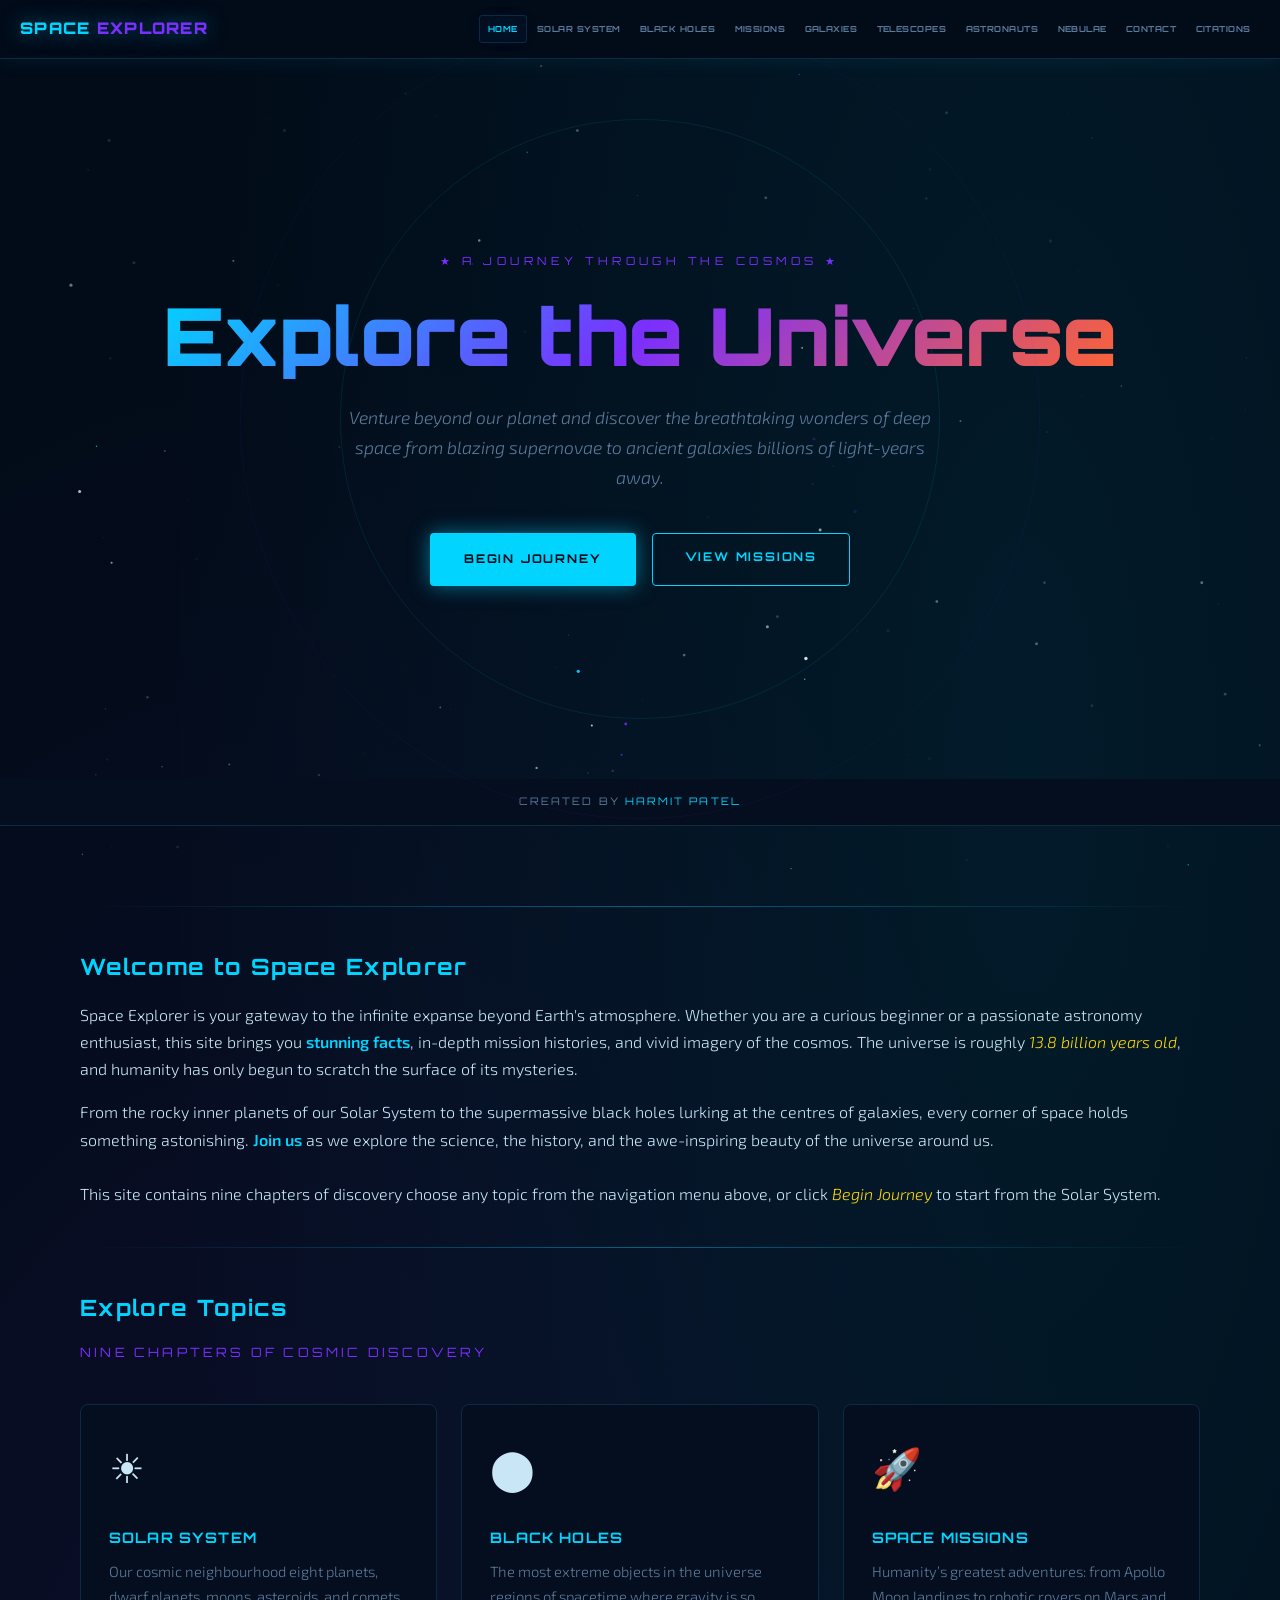
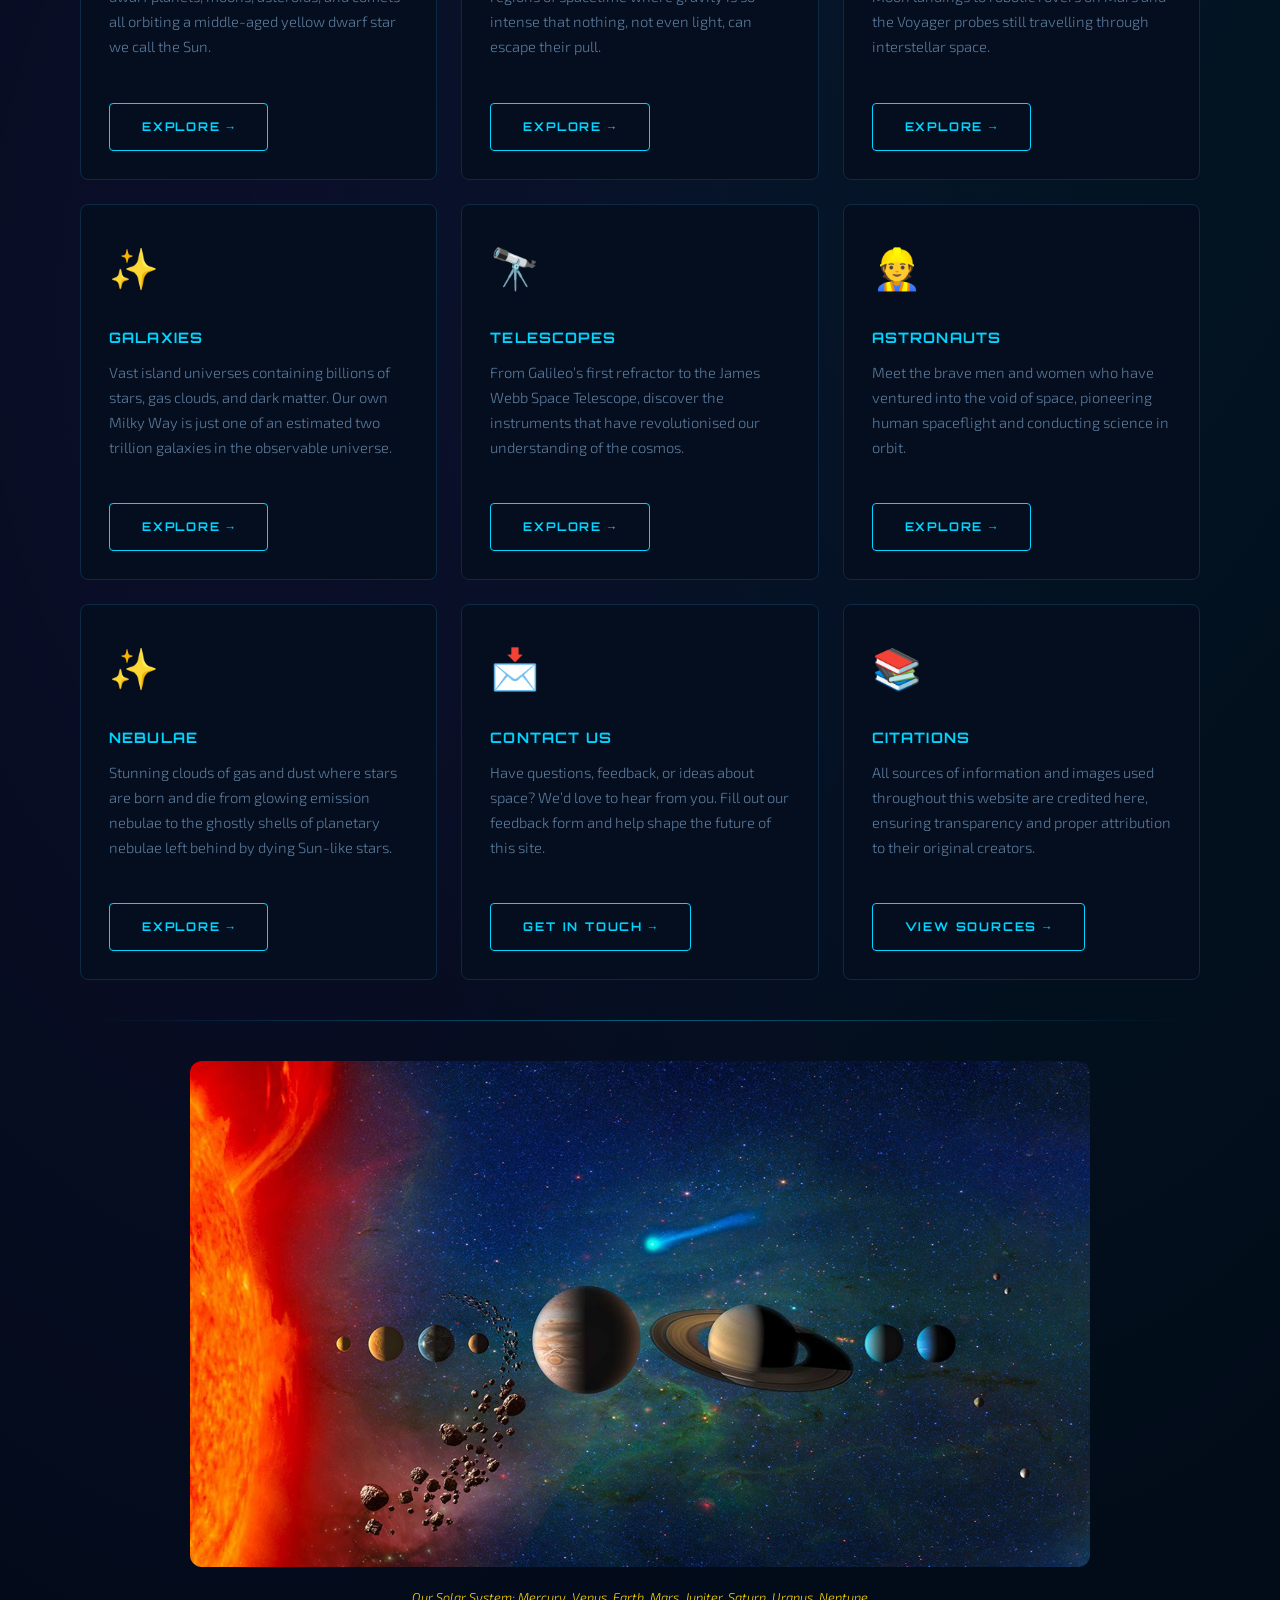
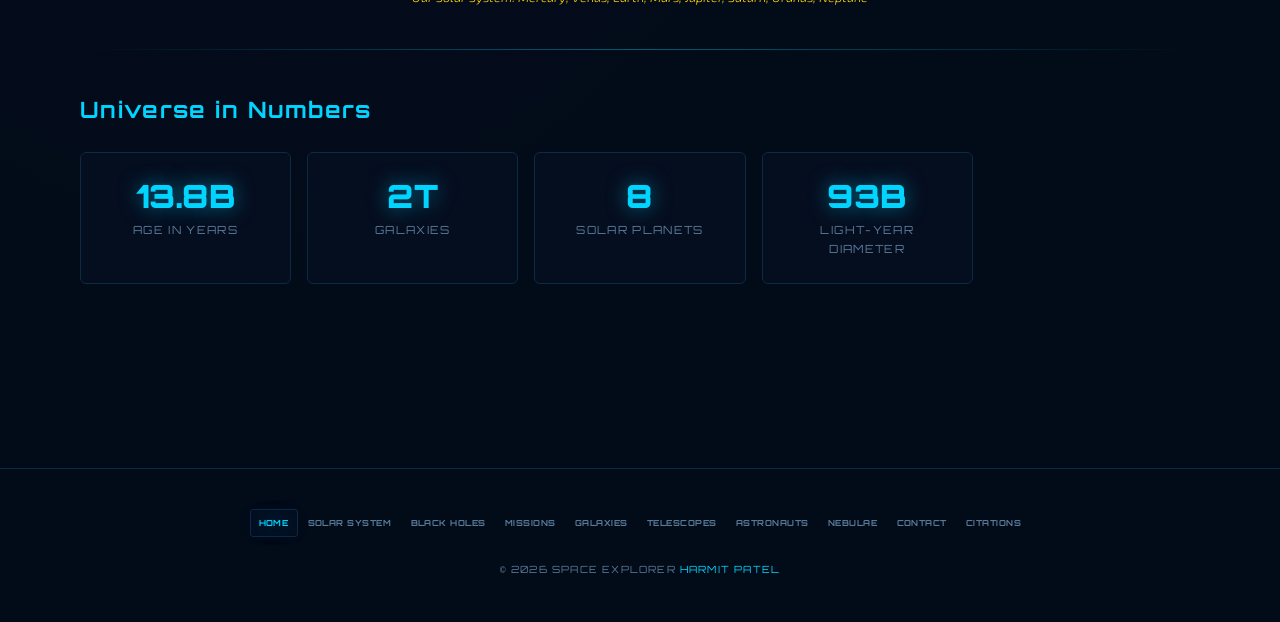
<file: index.html>
<!DOCTYPE html>
<!-- ============================================================
     index.html - Home Page for Space Explorer Website
     Author: Harmit Patel -                
     Course: Introduction to the Internet
     Description: Entry point into the Space Explorer web site.
                  Introduces the theme, provides site navigation,
                  and showcases featured sections with animated
                  star-field background using HTML5 Canvas.
     ============================================================ -->
<html lang="en">

  <!-- HEAD: metadata, stylesheet links, and page title -->
  <head>
    <!-- Character encoding declaration for full Unicode support -->
    <meta charset="UTF-8" />

    <!-- Viewport tag for responsive design on mobile devices -->
    <meta name="viewport" content="width=device-width, initial-scale=1.0" />

    <!-- Brief description used by search engines -->
    <meta name="description" content="Space Explorer - A journey through the cosmos." />

    <!-- Page title shown in browser tab and bookmarks -->
    <title>Space Explorer | Home</title>

    <!-- Link to external CSS stylesheet for all page styles -->
    <link rel="stylesheet" href="style.css" />
  </head>

  <!-- BODY: visible page content -->
  <body>

    <!-- Animated star field canvas rendered behind all content -->
    <canvas id="starfield"></canvas>

    <!-- Page wrapper ensures content sits above canvas (z-index) -->
    <div class="page-wrapper">

      <!-- ======================================================
           HEADER & NAVIGATION
           Sticky header with site logo and full navigation links.
           ====================================================== -->
      <header>
        <div class="header-inner">

          <!-- Site logo linking back to index.html -->
          <a href="index.html" class="site-logo">SPACE<span>&nbsp;EXPLORER</span></a>

          <!-- Primary navigation menu (visible on all pages) -->
          <nav>
            <ul>
              <li><a href="index.html">Home</a></li>
              <li><a href="solarsystem.html">Solar System</a></li>
              <li><a href="blackholes.html">Black Holes</a></li>
              <li><a href="missions.html">Missions</a></li>
              <li><a href="galaxies.html">Galaxies</a></li>
              <li><a href="telescope.html">Telescopes</a></li>
              <li><a href="astronauts.html">Astronauts</a></li>
              <li><a href="nebulae.html">Nebulae</a></li>
              <li><a href="contact.html">Contact</a></li>
              <li><a href="citations.html">Citations</a></li>
            </ul>
          </nav>
        </div>
      </header>

      <!-- ======================================================
           HERO SECTION
           Full-viewport welcome banner with animated headings.
           ====================================================== -->
      <section class="hero">

        <!-- Small tagline label above main heading -->
        <p class="hero-tag">&#9733; A Journey Through the Cosmos &#9733;</p>

        <!-- Main hero heading using the h1 tag (page headline) -->
        <h1>Explore the Universe</h1>

        <!-- Descriptive subtext beneath the main heading -->
        <p class="hero-desc">
          Venture beyond our planet and discover the breathtaking wonders
          of deep space  from blazing supernovae to ancient galaxies
          billions of light-years away.
        </p>

        <!-- Call-to-action buttons linking to key pages -->
        <div class="hero-btns">
          <a href="solarsystem.html" class="btn-primary">Begin Journey</a>
          <a href="missions.html"   class="btn-secondary">View Missions</a>
        </div>
      </section>

      <!-- Author credit banner displayed below the hero -->
      <div class="author-credit">
        Created by <span>Harmit Patel</span> &nbsp;                &nbsp;
      </div>

      <!-- ======================================================
           MAIN CONTENT
           Introduction paragraphs and featured topic cards.
           ====================================================== -->
      <main>

        <!-- Horizontal rule used as a decorative section divider -->
        <hr />

        <!-- Section heading for the introduction area -->
        <h2>Welcome to Space Explorer</h2>

        <!-- Introduction paragraph 1 -->
        <p>
          Space Explorer is your gateway to the infinite expanse beyond Earth's atmosphere.
          Whether you are a curious beginner or a passionate astronomy enthusiast, this site
          brings you <strong>stunning facts</strong>, in-depth mission histories, and vivid
          imagery of the cosmos. The universe is roughly <em>13.8 billion years old</em>,
          and humanity has only begun to scratch the surface of its mysteries.
        </p>

        <!-- Paragraph with a bold keyword and line break for visual rhythm -->
        <p>
          From the rocky inner planets of our Solar System to the supermassive black holes
          lurking at the centres of galaxies, every corner of space holds something
          astonishing. <strong>Join us</strong> as we explore the science, the history,
          and the awe-inspiring beauty of the universe around us.<br />
          <br/>
          This site contains nine chapters of discovery  choose any topic from the
          navigation menu above, or click <em>Begin Journey</em> to start from the Solar System.
        </p>

        <!-- Second horizontal rule for visual separation -->
        <hr />

        <!-- Section heading for the topic card grid -->
        <h2>Explore Topics</h2>

        <!-- Subtitle beneath section heading -->
        <p class="page-subtitle">Nine Chapters of Cosmic Discovery</p>

        <!-- Feature card grid: 8 topic cards linking to each page -->
        <div class="card-grid">

          <!-- Card 1: Solar System -->
          <div class="card">
            <span class="card-icon">&#9728;</span><!-- Special char: sun -->
            <h3>Solar System</h3>
            <p>
              Our cosmic neighbourhood  eight planets, dwarf planets, moons,
              asteroids, and comets all orbiting a middle-aged yellow dwarf star we call the Sun.
            </p>
            <br />
            <a href="solarsystem.html" class="btn-secondary">Explore &rarr;</a>
          </div>

          <!-- Card 2: Black Holes -->
          <div class="card">
            <span class="card-icon">&#11044;</span><!-- Special char: circle -->
            <h3>Black Holes</h3>
            <p>
              The most extreme objects in the universe  regions of spacetime where
              gravity is so intense that nothing, not even light, can escape their pull.
            </p>
            <br />
            <a href="blackholes.html" class="btn-secondary">Explore &rarr;</a>
          </div>

          <!-- Card 3: Space Missions -->
          <div class="card">
            <span class="card-icon">&#128640;</span><!-- Rocket emoji -->
            <h3>Space Missions</h3>
            <p>
              Humanity&rsquo;s greatest adventures: from Apollo Moon landings to robotic
              rovers on Mars and the Voyager probes still travelling through interstellar space.
            </p>
            <br />
            <a href="missions.html" class="btn-secondary">Explore &rarr;</a>
          </div>

          <!-- Card 4: Galaxies -->
          <div class="card">
            <span class="card-icon">&#10024;</span><!-- Sparkle/galaxy -->
            <h3>Galaxies</h3>
            <p>
              Vast island universes containing billions of stars, gas clouds, and dark matter.
              Our own Milky Way is just one of an estimated two trillion galaxies in the observable universe.
            </p>
            <br />
            <a href="galaxies.html" class="btn-secondary">Explore &rarr;</a>
          </div>

          <!-- Card 5: Telescopes -->
          <div class="card">
            <span class="card-icon">&#128301;</span><!-- Telescope emoji -->
            <h3>Telescopes</h3>
            <p>
              From Galileo&rsquo;s first refractor to the James Webb Space Telescope,
              discover the instruments that have revolutionised our understanding of the cosmos.
            </p>
            <br />
            <a href="telescope.html" class="btn-secondary">Explore &rarr;</a>
          </div>

          <!-- Card 6: Astronauts -->
          <div class="card">
            <span class="card-icon">&#128119;</span><!-- Astronaut emoji -->
            <h3>Astronauts</h3>
            <p>
              Meet the brave men and women who have ventured into the void of space,
              pioneering human spaceflight and conducting science in orbit.
            </p>
            <br />
            <a href="astronauts.html" class="btn-secondary">Explore &rarr;</a>
          </div>

          <!-- Card 7: Nebulae -->
          <div class="card">
            <span class="card-icon">&#10024;</span><!-- Sparkle: nebula glow -->
            <h3>Nebulae</h3>
            <p>
              Stunning clouds of gas and dust where stars are born and die 
              from glowing emission nebulae to the ghostly shells of planetary nebulae
              left behind by dying Sun-like stars.
            </p>
            <br />
            <a href="nebulae.html" class="btn-secondary">Explore &rarr;</a>
          </div>

          <!-- Card 8: Contact / Feedback -->
          <div class="card">
            <span class="card-icon">&#128233;</span><!-- Envelope emoji -->
            <h3>Contact Us</h3>
            <p>
              Have questions, feedback, or ideas about space? We&rsquo;d love to hear from you.
              Fill out our feedback form and help shape the future of this site.
            </p>
            <br />
            <a href="contact.html" class="btn-secondary">Get In Touch &rarr;</a>
          </div>

          <!-- Card 8: Citations -->
          <div class="card">
            <span class="card-icon">&#128218;</span><!-- Book emoji -->
            <h3>Citations</h3>
            <p>
              All sources of information and images used throughout this website are credited
              here, ensuring transparency and proper attribution to their original creators.
            </p>
            <br />
            <a href="citations.html" class="btn-secondary">View Sources &rarr;</a>
          </div>

        </div><!-- end .card-grid -->

        <!-- Horizontal rule before stats section -->
        <hr />

        <!-- Solar system image as a featured visual on the home page -->
        <div class="text-center">
          <img src="solarsystem.jpg"
               alt="Diagram of the eight planets of our Solar System in order from the Sun"
               width="900" height="380"
               style="width:100%;max-width:900px;height:auto;border-radius:12px;margin:20px auto;display:block;" />
          <p style="color:var(--color-muted);font-size:0.8rem;">
            <em>Our Solar System: Mercury, Venus, Earth, Mars, Jupiter, Saturn, Uranus, Neptune</em>
          </p>
        </div>

        <hr />

        <!-- Quick facts stats section -->
        <h2>Universe in Numbers</h2>

        <!-- Stat card grid for quick cosmological facts -->
        <div class="stat-grid">
          <div class="stat-card">
            <span class="stat-num">13.8B</span>
            <span class="stat-label">Age in Years</span>
          </div>
          <div class="stat-card">
            <span class="stat-num">2T</span>
            <span class="stat-label">Galaxies</span>
          </div>
          <div class="stat-card">
            <span class="stat-num">8</span>
            <span class="stat-label">Solar Planets</span>
          </div>
          <div class="stat-card">
            <span class="stat-num">93B</span>
            <span class="stat-label">Light-Year Diameter</span>
          </div>
        </div>

      </main><!-- end main -->

      <!-- ======================================================
           FOOTER
           Copyright information and repeated navigation.
           ====================================================== -->
      <footer>
        <div class="footer-inner">

          <!-- Repeated navigation links in footer for convenience -->
          <nav>
            <ul>
              <li><a href="index.html">Home</a></li>
              <li><a href="solarsystem.html">Solar System</a></li>
              <li><a href="blackholes.html">Black Holes</a></li>
              <li><a href="missions.html">Missions</a></li>
              <li><a href="galaxies.html">Galaxies</a></li>
              <li><a href="telescope.html">Telescopes</a></li>
              <li><a href="astronauts.html">Astronauts</a></li>
              <li><a href="nebulae.html">Nebulae</a></li>
              <li><a href="contact.html">Contact</a></li>
              <li><a href="citations.html">Citations</a></li>
            </ul>
          </nav>

          <!-- Copyright notice with special HTML entities -->
          <p>&copy; 2026 Space Explorer  <span class="footer-name">Harmit Patel</span>                  </p>
        </div>
      </footer>

      <!-- Floating scroll-to-top button -->
      <button id="scrollTopBtn" title="Back to top"
              style="position:fixed;bottom:30px;right:30px;
                     background:var(--color-primary);color:var(--color-bg);
                     border:none;border-radius:50%;width:44px;height:44px;
                     font-size:1.2rem;cursor:pointer;opacity:0;
                     transition:opacity 0.3s ease;z-index:999;">&#8679;</button>

    </div><!-- end .page-wrapper -->

    <!-- Link to the shared JavaScript file (loaded at end of body for performance) -->
    <script src="main.js"></script>

  </body>
</html>
</file>
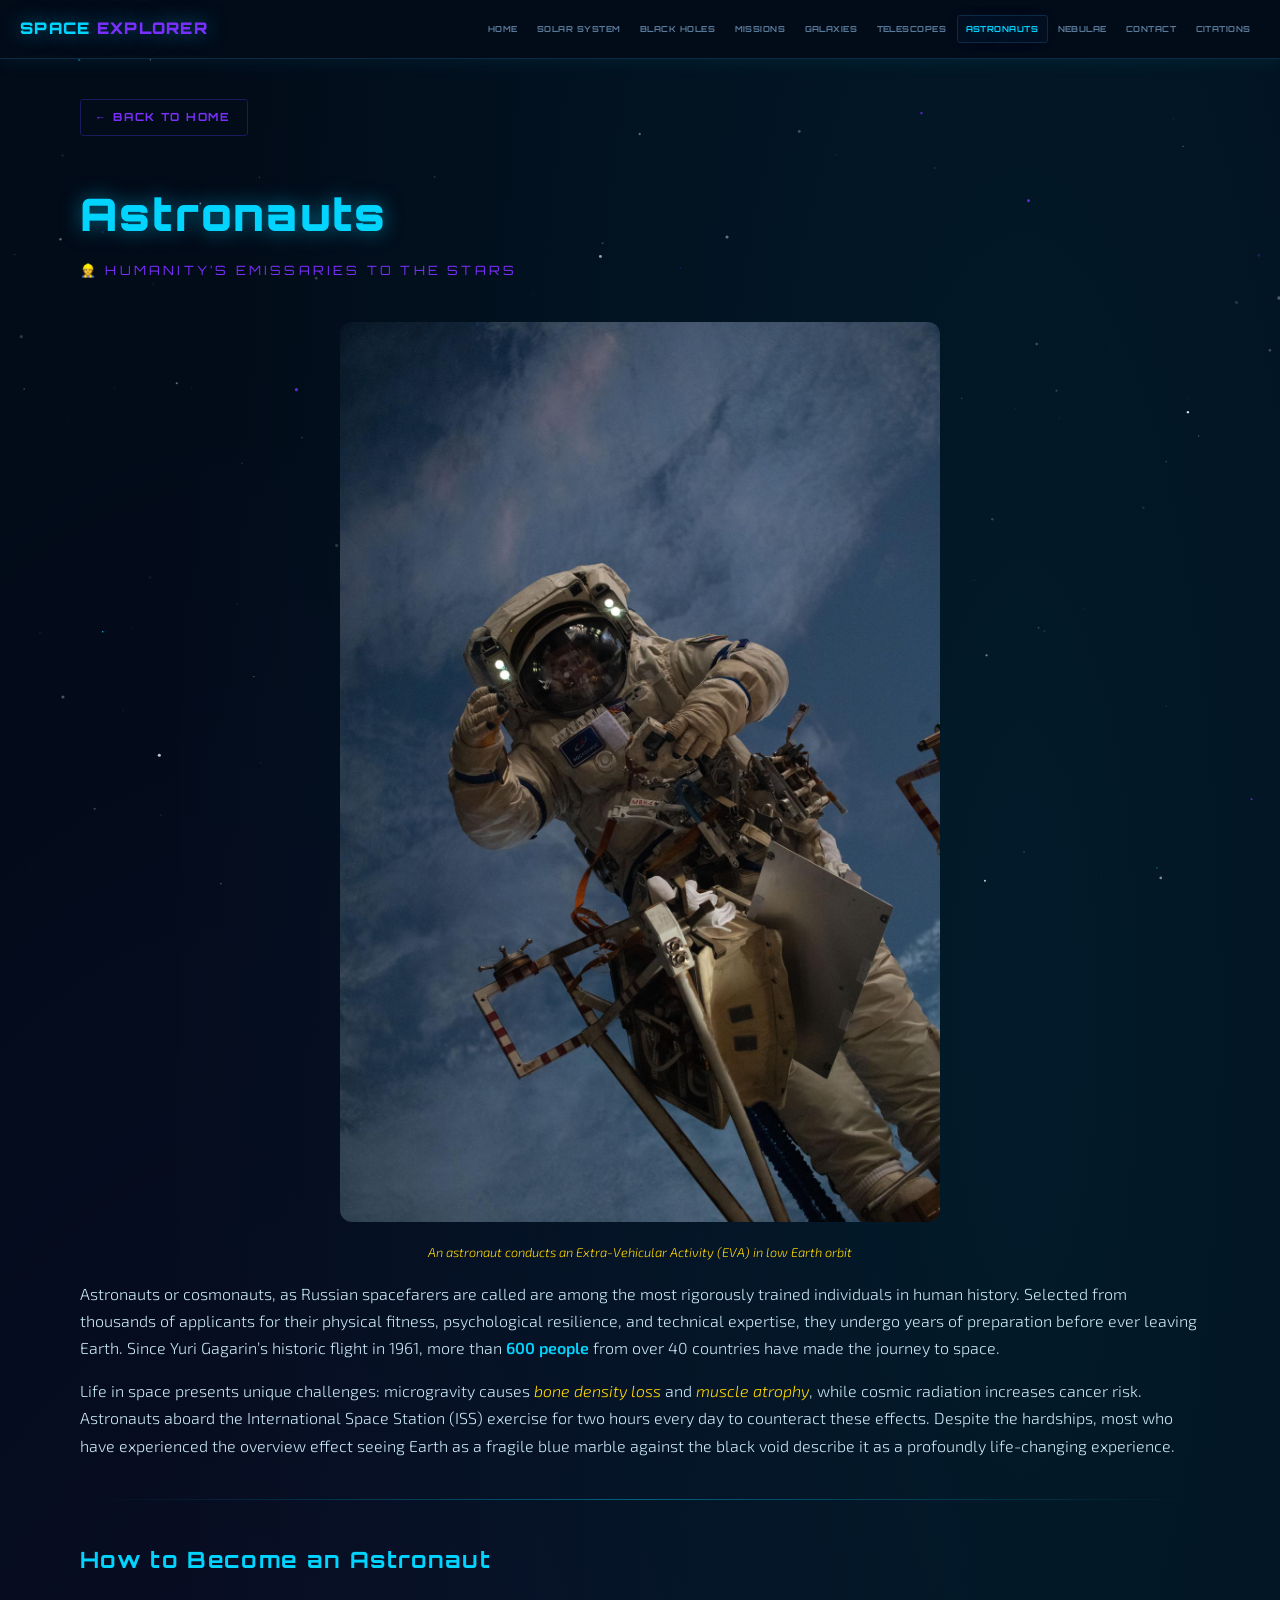
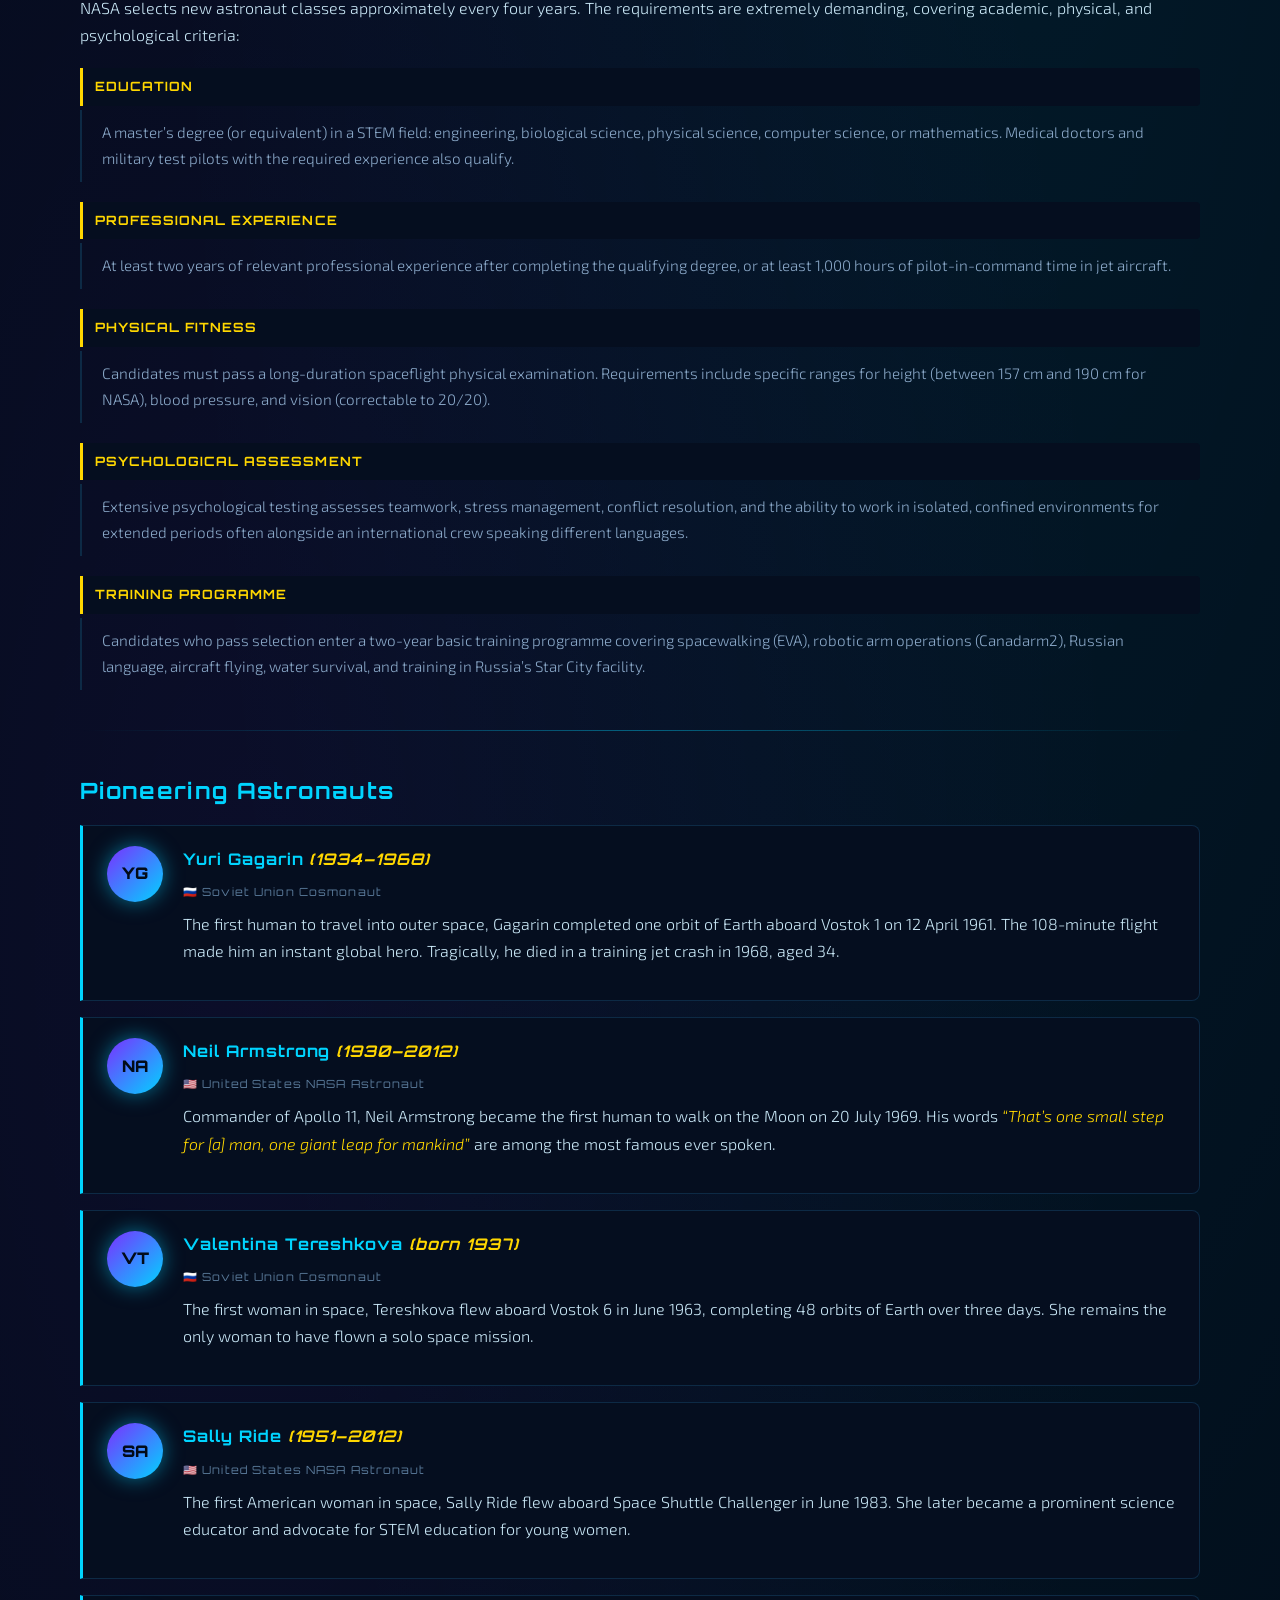
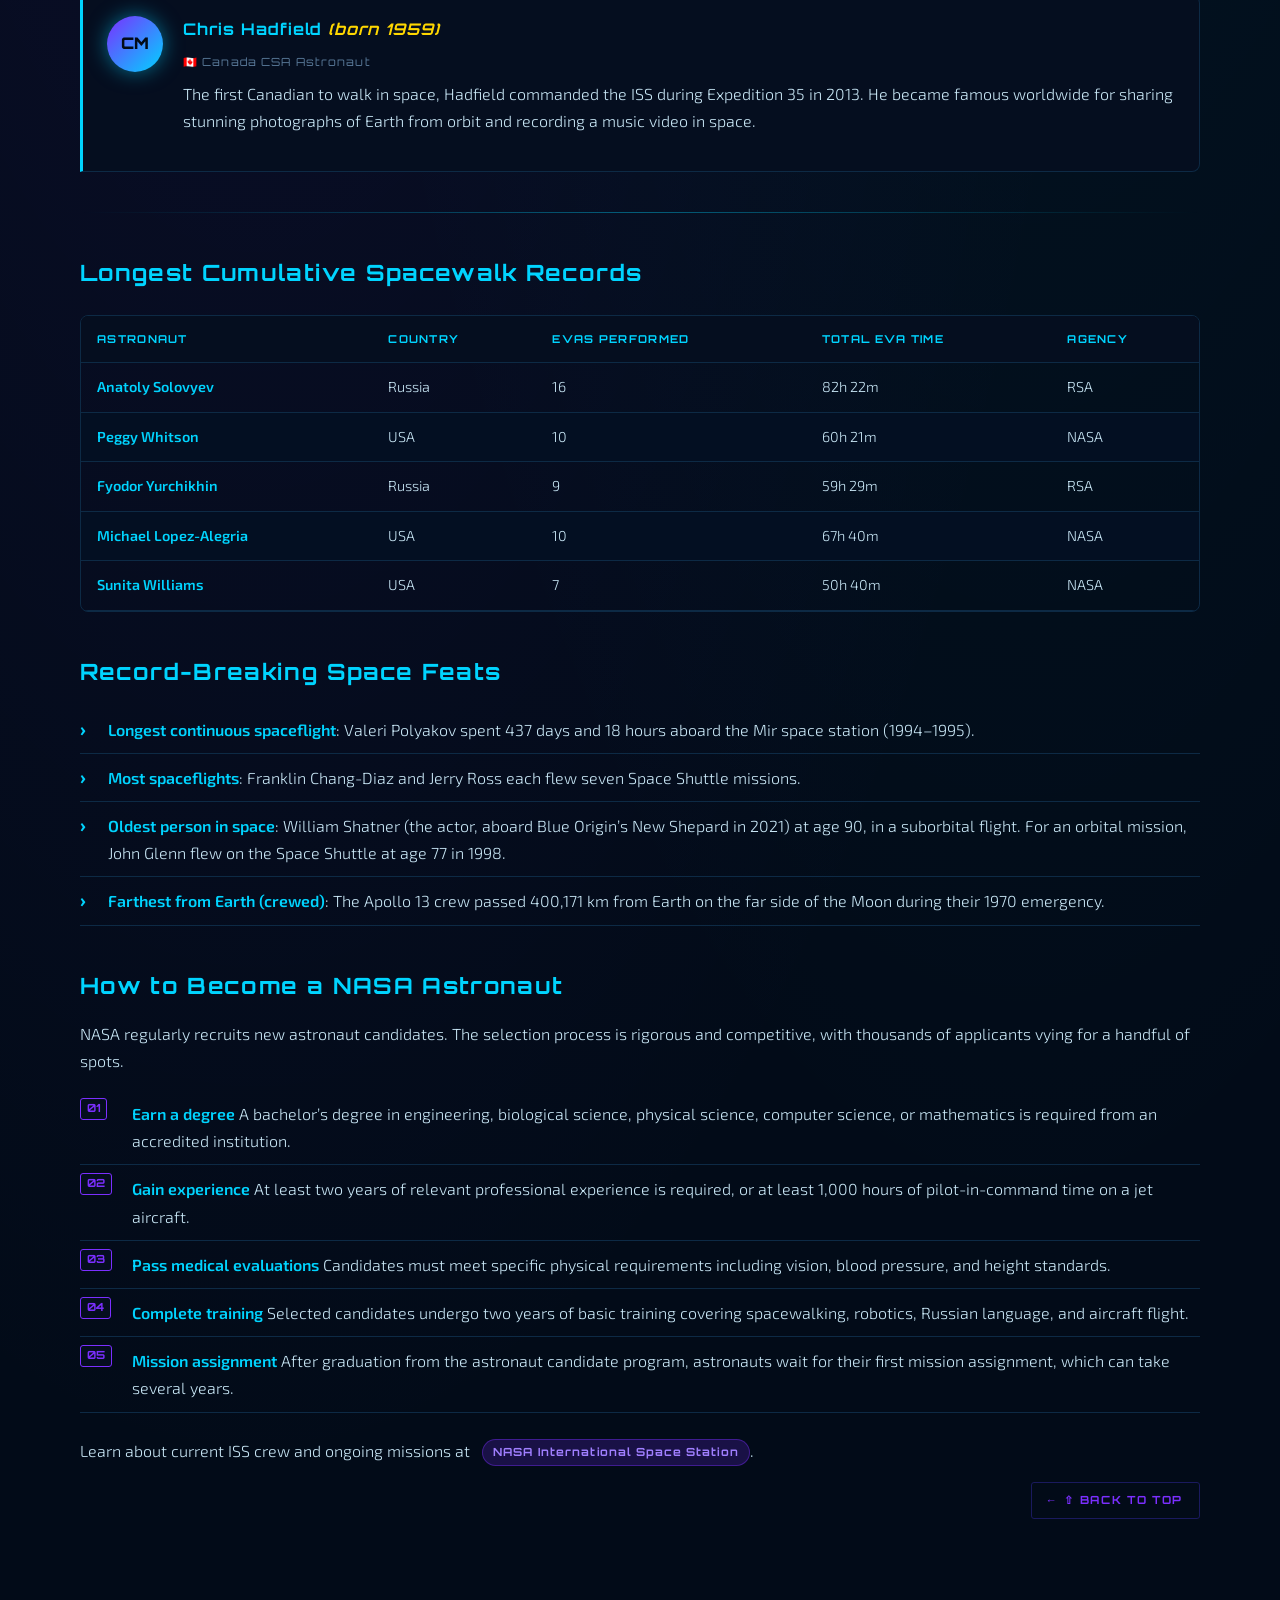
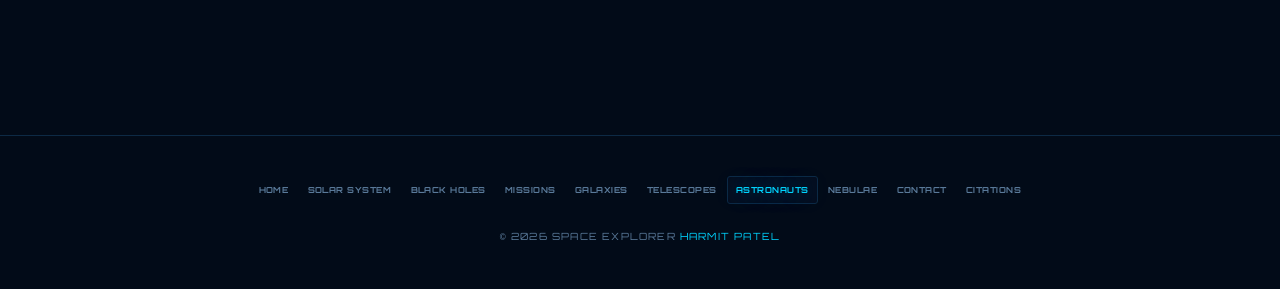
<file: astronauts.html>
<!DOCTYPE html>
<!-- ============================================================
     astronauts.html - Astronauts Page
     Author: Harmit Patel -                
     Description: Profiles pioneering astronauts from the early
                  space age to the International Space Station
                  era. Demonstrates ordered list, unordered list,
                  definition list, table, image thumbnails,
                  and float-based layout using clearfix.
     ============================================================ -->
<html lang="en">

  <head>
    <meta charset="UTF-8" />
    <meta name="viewport" content="width=device-width, initial-scale=1.0" />
    <meta name="description" content="Meet the brave astronauts who ventured into the cosmos." />
    <title>Space Explorer | Astronauts</title>
    <link rel="stylesheet" href="style.css" />

    <!-- Page-specific styles for astronaut profile cards -->
    <style>
      /* Astronaut profile card with left border accent */
      .astronaut-card {
        display:       flex;
        gap:           20px;
        align-items:   flex-start;
        background:    var(--color-card);
        border:        1px solid var(--color-border);
        border-left:   3px solid var(--color-primary);
        border-radius: 0 8px 8px 0;
        padding:       20px 24px;
        margin:        16px 0;
        transition:    var(--transition);
      }
      .astronaut-card:hover {
        border-left-color: var(--color-gold);
        box-shadow: var(--glow-cyan);
      }
      /* Avatar circle showing astronaut initials */
      .astronaut-avatar {
        width:           56px;
        height:          56px;
        min-width:       56px;
        border-radius:   50%;
        background:      linear-gradient(135deg, var(--color-secondary), var(--color-primary));
        display:         flex;
        align-items:     center;
        justify-content: center;
        font-family:     var(--font-display);
        font-size:       1rem;
        font-weight:     900;
        color:           var(--color-bg);
        box-shadow:      var(--glow-cyan);
      }
      /* Astronaut info block beside avatar */
      .astronaut-info h3 {
        margin-top: 0;
        color:      var(--color-primary);
      }
      .astronaut-info .nation {
        font-size:      0.7rem;
        font-family:    var(--font-display);
        letter-spacing: 0.1em;
        color:          var(--color-muted);
        margin-bottom:  8px;
      }
    </style>
  </head>

  <body>
    <canvas id="starfield"></canvas>
    <div class="page-wrapper">

      <!-- HEADER -->
      <header>
        <div class="header-inner">
          <a href="index.html" class="site-logo">SPACE<span>&nbsp;EXPLORER</span></a>
          <nav>
            <ul>
              <li><a href="index.html">Home</a></li>
              <li><a href="solarsystem.html">Solar System</a></li>
              <li><a href="blackholes.html">Black Holes</a></li>
              <li><a href="missions.html">Missions</a></li>
              <li><a href="galaxies.html">Galaxies</a></li>
              <li><a href="telescope.html">Telescopes</a></li>
              <li><a href="astronauts.html">Astronauts</a></li>
              <li><a href="nebulae.html">Nebulae</a></li>
              <li><a href="contact.html">Contact</a></li>
              <li><a href="citations.html">Citations</a></li>
            </ul>
          </nav>
        </div>
      </header>

      <main>
        <a href="index.html" class="back-link">Back to Home</a>

        <h1 class="page-title">Astronauts</h1>
        <p class="page-subtitle">&#128119; Humanity&rsquo;s Emissaries to the Stars</p>

        <!-- Spacewalk image with descriptive alt text -->
        <div class="text-center">
          <img src="spacewalk.jpg"
               alt="Astronaut performing a spacewalk with Earth visible in the background"
               width="600" height="400"
               style="width:100%;max-width:600px;height:auto;border-radius:12px;margin:20px auto;display:block;" />
          <p style="color:var(--color-muted);font-size:0.8rem;">
            <em>An astronaut conducts an Extra-Vehicular Activity (EVA) in low Earth orbit</em>
          </p>
        </div>

        <!-- Introduction paragraphs -->
        <p>
          Astronauts   or cosmonauts, as Russian spacefarers are called   are among
          the most rigorously trained individuals in human history. Selected from thousands of
          applicants for their physical fitness, psychological resilience, and technical expertise,
          they undergo years of preparation before ever leaving Earth. Since Yuri Gagarin&rsquo;s
          historic flight in 1961, more than <strong>600 people</strong> from over 40 countries
          have made the journey to space.
        </p>

        <p>
          Life in space presents unique challenges: microgravity causes <em>bone density loss</em>
          and <em>muscle atrophy</em>, while cosmic radiation increases cancer risk.
          Astronauts aboard the International Space Station (ISS) exercise for two hours every
          day to counteract these effects. Despite the hardships, most who have experienced
          the overview effect   seeing Earth as a fragile blue marble against the black
          void   describe it as a profoundly life-changing experience.
        </p>

        <hr />

        <!-- Astronaut requirements definition list -->
        <h2>How to Become an Astronaut</h2>
        <p>
          NASA selects new astronaut classes approximately every four years.
          The requirements are extremely demanding, covering academic, physical,
          and psychological criteria:
        </p>

        <dl class="space-dl">
          <dt>Education</dt>
          <dd>
            A master&rsquo;s degree (or equivalent) in a STEM field: engineering, biological
            science, physical science, computer science, or mathematics. Medical doctors and
            military test pilots with the required experience also qualify.
          </dd>
          <dt>Professional Experience</dt>
          <dd>
            At least two years of relevant professional experience after completing the
            qualifying degree, or at least 1,000 hours of pilot-in-command time in jet aircraft.
          </dd>
          <dt>Physical Fitness</dt>
          <dd>
            Candidates must pass a long-duration spaceflight physical examination. Requirements
            include specific ranges for height (between 157 cm and 190 cm for NASA), blood
            pressure, and vision (correctable to 20/20).
          </dd>
          <dt>Psychological Assessment</dt>
          <dd>
            Extensive psychological testing assesses teamwork, stress management, conflict
            resolution, and the ability to work in isolated, confined environments for
            extended periods   often alongside an international crew speaking different languages.
          </dd>
          <dt>Training Programme</dt>
          <dd>
            Candidates who pass selection enter a two-year basic training programme covering
            spacewalking (EVA), robotic arm operations (Canadarm2), Russian language, aircraft
            flying, water survival, and training in Russia&rsquo;s Star City facility.
          </dd>
        </dl>

        <hr />

        <!-- Pioneering astronauts profiles -->
        <h2>Pioneering Astronauts</h2>

        <!-- Astronaut 1 -->
        <div class="astronaut-card">
          <div class="astronaut-avatar">YG</div>
          <div class="astronaut-info">
            <h3>Yuri Gagarin <em>(1934&ndash;1968)</em></h3>
            <p class="nation">&#127479;&#127482; Soviet Union   Cosmonaut</p>
            <p>
              The first human to travel into outer space, Gagarin completed one orbit of Earth
              aboard Vostok 1 on 12 April 1961. The 108-minute flight made him an instant
              global hero. Tragically, he died in a training jet crash in 1968, aged 34.
            </p>
          </div>
        </div>

        <!-- Astronaut 2 -->
        <div class="astronaut-card">
          <div class="astronaut-avatar">NA</div>
          <div class="astronaut-info">
            <h3>Neil Armstrong <em>(1930&ndash;2012)</em></h3>
            <p class="nation">&#127482;&#127480; United States   NASA Astronaut</p>
            <p>
              Commander of Apollo 11, Neil Armstrong became the first human to walk on the Moon
              on 20 July 1969. His words   <em>&ldquo;That&rsquo;s one small step for
              [a] man, one giant leap for mankind&rdquo;</em>   are among the most famous
              ever spoken.
            </p>
          </div>
        </div>

        <!-- Astronaut 3 -->
        <div class="astronaut-card">
          <div class="astronaut-avatar">VT</div>
          <div class="astronaut-info">
            <h3>Valentina Tereshkova <em>(born 1937)</em></h3>
            <p class="nation">&#127479;&#127482; Soviet Union   Cosmonaut</p>
            <p>
              The first woman in space, Tereshkova flew aboard Vostok 6 in June 1963,
              completing 48 orbits of Earth over three days. She remains the only woman
              to have flown a solo space mission.
            </p>
          </div>
        </div>

        <!-- Astronaut 4 -->
        <div class="astronaut-card">
          <div class="astronaut-avatar">SA</div>
          <div class="astronaut-info">
            <h3>Sally Ride <em>(1951&ndash;2012)</em></h3>
            <p class="nation">&#127482;&#127480; United States   NASA Astronaut</p>
            <p>
              The first American woman in space, Sally Ride flew aboard Space Shuttle
              Challenger in June 1983. She later became a prominent science educator and
              advocate for STEM education for young women.
            </p>
          </div>
        </div>

        <!-- Astronaut 5 -->
        <div class="astronaut-card">
          <div class="astronaut-avatar">CM</div>
          <div class="astronaut-info">
            <h3>Chris Hadfield <em>(born 1959)</em></h3>
            <p class="nation">&#127464;&#127462; Canada   CSA Astronaut</p>
            <p>
              The first Canadian to walk in space, Hadfield commanded the ISS during Expedition 35
              in 2013. He became famous worldwide for sharing stunning photographs of Earth
              from orbit and recording a music video in space.
            </p>
          </div>
        </div>

        <hr />

        <!-- Stats table: spacewalk records -->
        <h2>Longest Cumulative Spacewalk Records</h2>
        <div class="table-wrap">
          <table>
            <thead>
              <tr>
                <th>Astronaut</th>
                <th>Country</th>
                <th>EVAs Performed</th>
                <th>Total EVA Time</th>
                <th>Agency</th>
              </tr>
            </thead>
            <tbody>
              <tr>
                <td><strong>Anatoly Solovyev</strong></td>
                <td>Russia</td>
                <td>16</td>
                <td>82h 22m</td>
                <td>RSA</td>
              </tr>
              <tr>
                <td><strong>Peggy Whitson</strong></td>
                <td>USA</td>
                <td>10</td>
                <td>60h 21m</td>
                <td>NASA</td>
              </tr>
              <tr>
                <td><strong>Fyodor Yurchikhin</strong></td>
                <td>Russia</td>
                <td>9</td>
                <td>59h 29m</td>
                <td>RSA</td>
              </tr>
              <tr>
                <td><strong>Michael Lopez-Alegria</strong></td>
                <td>USA</td>
                <td>10</td>
                <td>67h 40m</td>
                <td>NASA</td>
              </tr>
              <tr>
                <td><strong>Sunita Williams</strong></td>
                <td>USA</td>
                <td>7</td>
                <td>50h 40m</td>
                <td>NASA</td>
              </tr>
            </tbody>
          </table>
        </div>

        <!-- Notable records unordered list -->
        <h2>Record-Breaking Space Feats</h2>
        <ul class="space-list">
          <li>
            <strong>Longest continuous spaceflight</strong>: Valeri Polyakov spent
            437 days and 18 hours aboard the Mir space station (1994&ndash;1995).
          </li>
          <li>
            <strong>Most spaceflights</strong>: Franklin Chang-Diaz and Jerry Ross each
            flew seven Space Shuttle missions.
          </li>
          <li>
            <strong>Oldest person in space</strong>: William Shatner (the actor, aboard
            Blue Origin&rsquo;s New Shepard in 2021) at age 90, in a suborbital flight.
            For an orbital mission, John Glenn flew on the Space Shuttle at age 77 in 1998.
          </li>
          <li>
            <strong>Farthest from Earth (crewed)</strong>: The Apollo 13 crew passed
            400,171 km from Earth on the far side of the Moon during their 1970 emergency.
          </li>
        </ul>

        <!-- Ordered list: Steps to become an astronaut -->
        <h2>How to Become a NASA Astronaut</h2>
        <p>
          NASA regularly recruits new astronaut candidates. The selection process is rigorous
          and competitive, with thousands of applicants vying for a handful of spots.
        </p>
        <ol class="space-ol">
          <li>
            <strong>Earn a degree</strong>   A bachelor&rsquo;s degree in engineering,
            biological science, physical science, computer science, or mathematics is required
            from an accredited institution.
          </li>
          <li>
            <strong>Gain experience</strong>   At least two years of relevant professional
            experience is required, or at least 1,000 hours of pilot-in-command time on a jet
            aircraft.
          </li>
          <li>
            <strong>Pass medical evaluations</strong>   Candidates must meet specific
            physical requirements including vision, blood pressure, and height standards.
          </li>
          <li>
            <strong>Complete training</strong>   Selected candidates undergo two years of
            basic training covering spacewalking, robotics, Russian language, and aircraft flight.
          </li>
          <li>
            <strong>Mission assignment</strong>   After graduation from the astronaut
            candidate program, astronauts wait for their first mission assignment, which can
            take several years.
          </li>
        </ol>

        <!-- External link -->
        <p class="link">
          Learn about current ISS crew and ongoing missions at
          <a href="https://www.nasa.gov/international-space-station/" target="_blank" rel="noopener noreferrer">
            <span  class="planet-badge badge-gas">NASA International Space Station</a></span>.
        </p>
          
       

        <p class="text-right">
          <a href="#" class="back-link" style="display:inline-flex;">&#8679; Back to Top</a>
        </p>

      </main>

      <!-- FOOTER -->
      <footer>
        <div class="footer-inner">
          <nav>
            <ul>
              <li><a href="index.html">Home</a></li>
              <li><a href="solarsystem.html">Solar System</a></li>
              <li><a href="blackholes.html">Black Holes</a></li>
              <li><a href="missions.html">Missions</a></li>
              <li><a href="galaxies.html">Galaxies</a></li>
              <li><a href="telescope.html">Telescopes</a></li>
              <li><a href="astronauts.html">Astronauts</a></li>
              <li><a href="nebulae.html">Nebulae</a></li>
              <li><a href="contact.html">Contact</a></li>
              <li><a href="citations.html">Citations</a></li>
            </ul>
          </nav>
          <p>&copy; 2026 Space Explorer   <span class="footer-name">Harmit Patel</span>                                                  </p>
        </div>
      </footer>

      <button id="scrollTopBtn" title="Back to top"
              style="position:fixed;bottom:30px;right:30px;
                     background:var(--color-primary);color:var(--color-bg);
                     border:none;border-radius:50%;width:44px;height:44px;
                     font-size:1.2rem;cursor:pointer;opacity:0;
                     transition:opacity 0.3s ease;z-index:999;">&#8679;</button>

    </div>
    <script src="main.js"></script>
  </body>
</html>
</file>
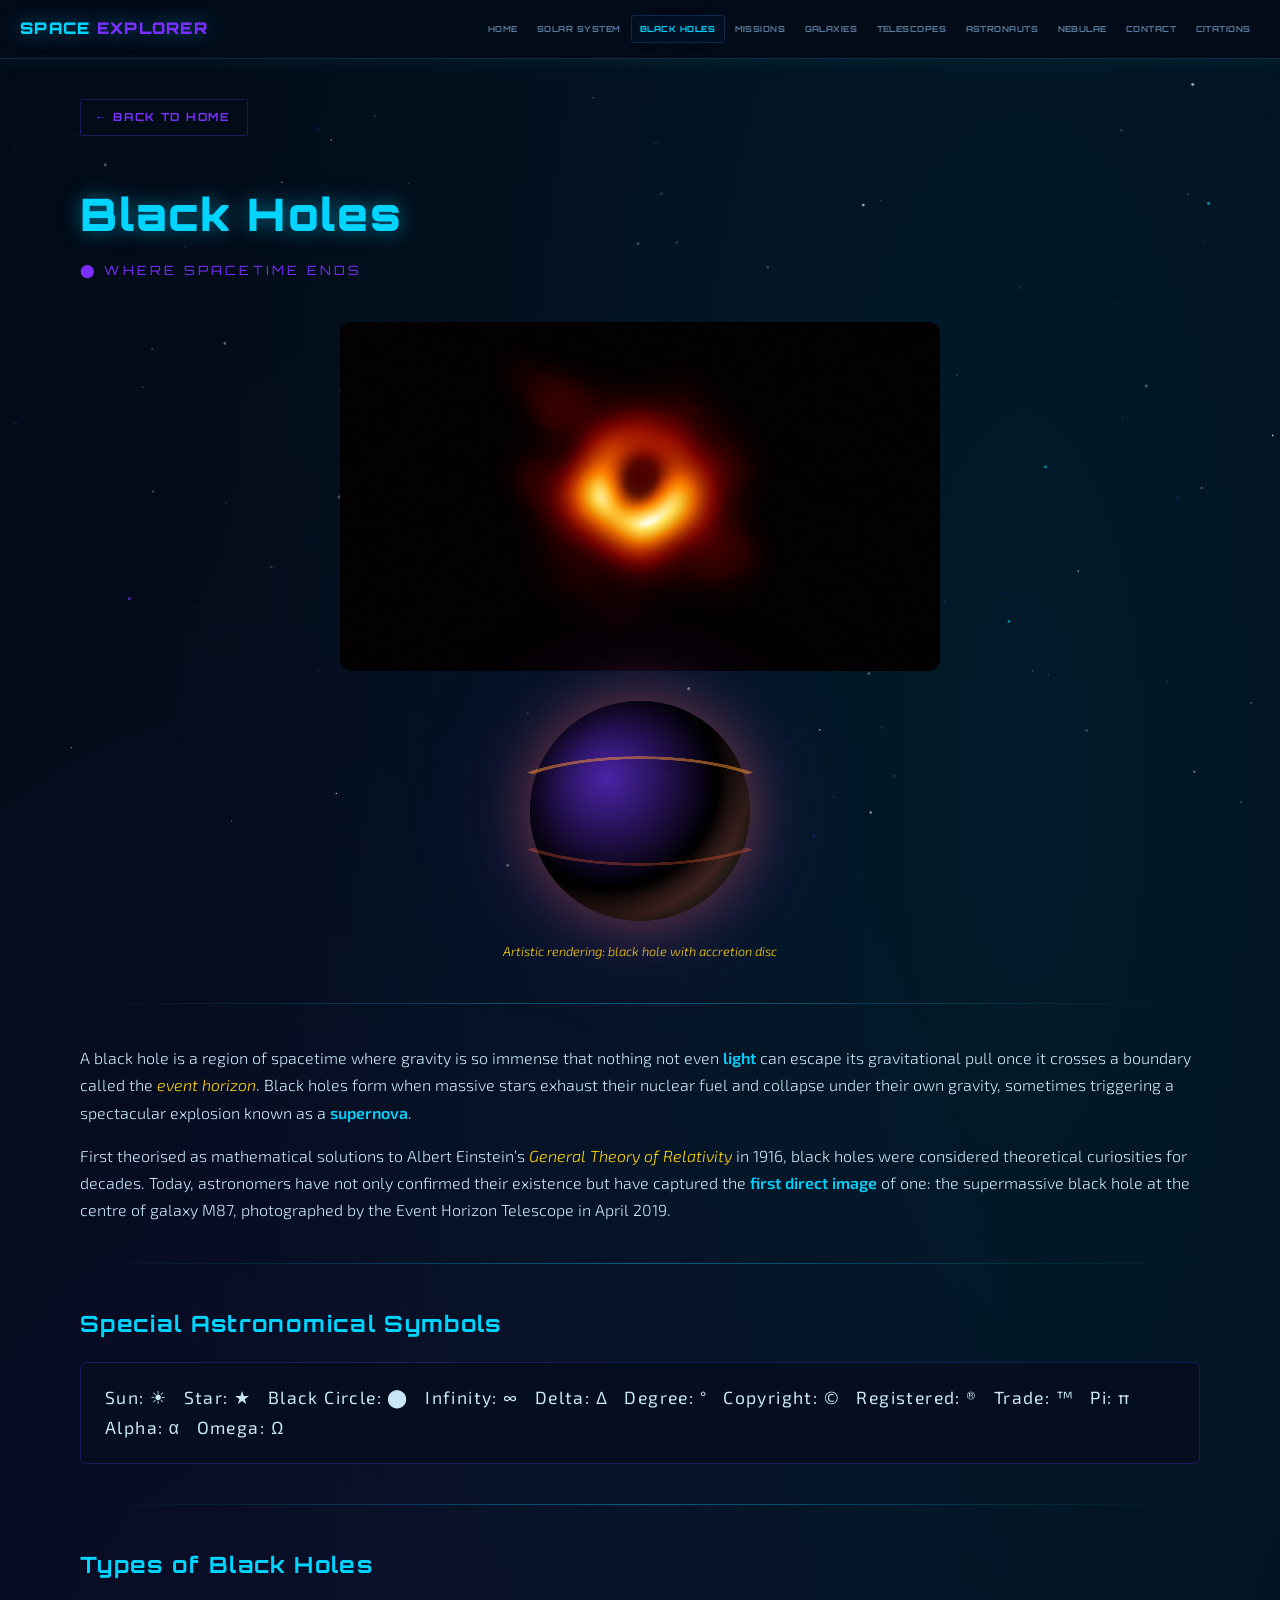
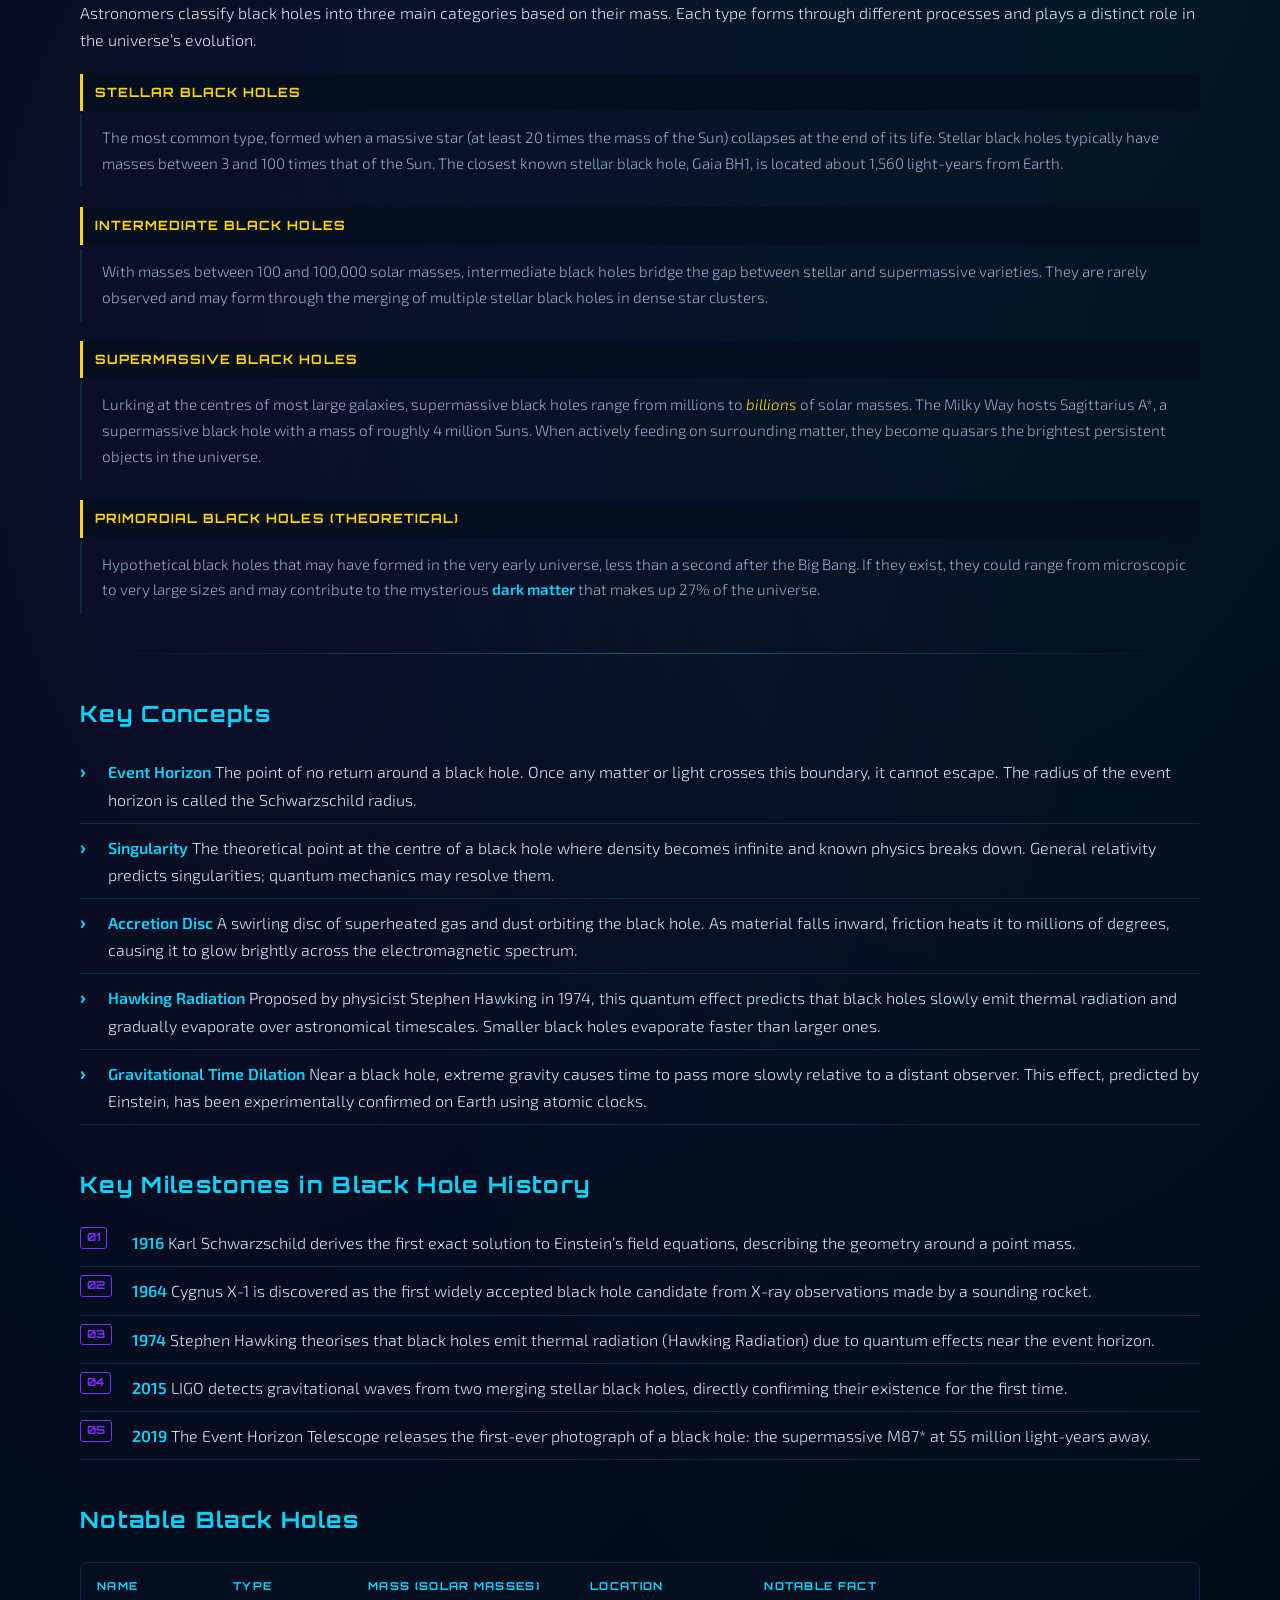
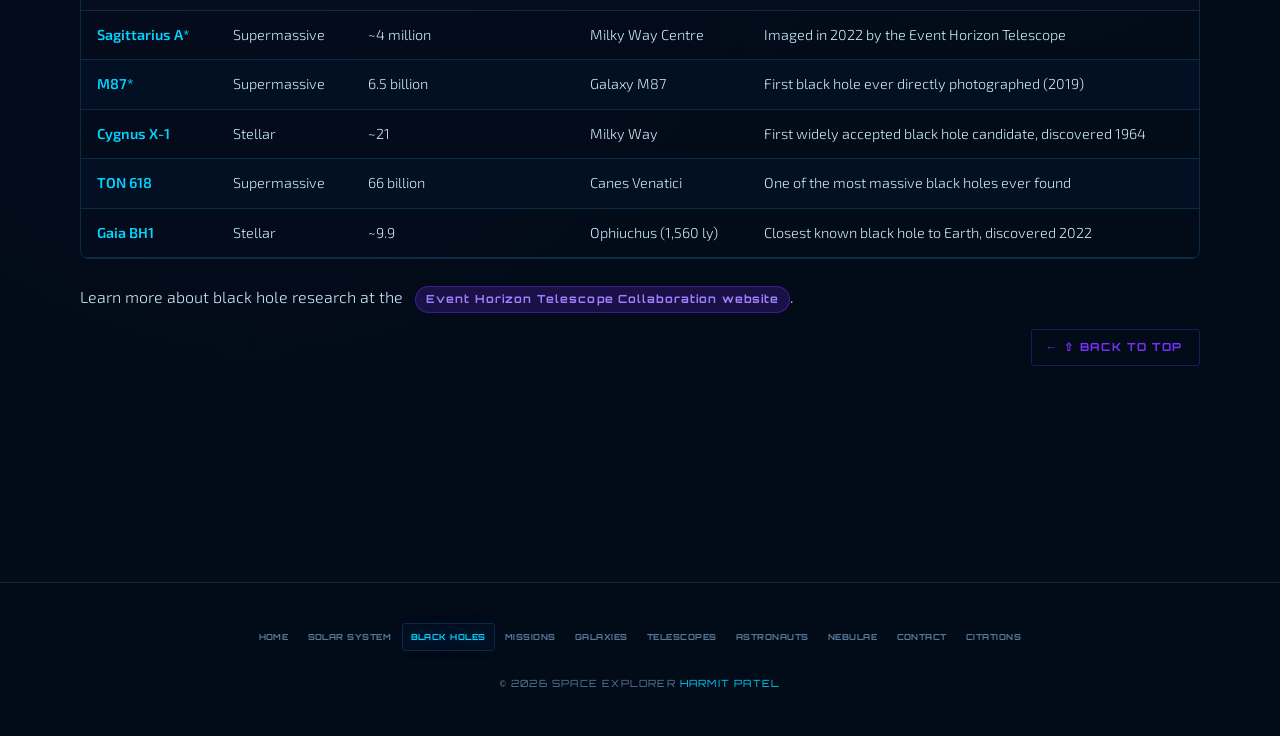
<file: blackholes.html>
<!DOCTYPE html>
<!-- ============================================================
     blackholes.html - Black Holes Page
     Author: Harmit Patel -                
     Description: In-depth look at black holes: types, formation,
                  key concepts like the event horizon and
                  Hawking radiation. Demonstrates the definition
                  list, unordered list, table, and special
                  character usage.
     ============================================================ -->
<html lang="en">

  <head>
    <meta charset="UTF-8" />
    <meta name="viewport" content="width=device-width, initial-scale=1.0" />
    <meta name="description" content="Discover black holes - the most extreme objects in the universe." />
    <title>Space Explorer | Black Holes</title>
    <link rel="stylesheet" href="style.css" />

    <!-- Page-specific styles for the black hole visual elements -->
    <style>
      /* Animated glowing circle representing a black hole */
      .blackhole-visual {
        width:         220px;
        height:        220px;
        border-radius: 50%;
        background:    radial-gradient(circle at 35% 35%,
                         rgba(123,47,255,0.6) 0%,
                         rgba(0,0,0,1) 55%,
                         rgba(255,100,50,0.3) 70%,
                         rgba(255,200,0,0.15) 85%,
                         transparent 100%);
        box-shadow:
          0 0 60px rgba(255,100,50,0.4),
          0 0 120px rgba(123,47,255,0.3),
          inset 0 0 40px rgba(0,0,0,0.9);
        margin:     30px auto;
        animation:  glowPulse 3s ease-in-out infinite;
        position:   relative;
      }
      /* Accretion disc ring around the visual black hole */
      .blackhole-visual::after {
        content:       '';
        position:      absolute;
        left:          50%;
        top:           50%;
        transform:     translate(-50%, -50%) rotateX(70deg);
        width:         320px;
        height:        320px;
        border-radius: 50%;
        border:        8px solid transparent;
        border-top:    8px solid rgba(255,150,50,0.5);
        border-bottom: 8px solid rgba(255,100,50,0.3);
        animation:     spin 6s linear infinite;
      }
      /* Planet badge: coloured pill label displayed beside each planet name */
      .planet-badge {
        display:      inline-block;
        padding:      3px 10px;
        border-radius: 20px;
        font-size:    0.7rem;
        font-family:  var(--font-display);
        font-weight:  700;
        letter-spacing: 0.1em;
        margin-left:  8px;
        vertical-align: middle;
      }
      /* Rocky planet badge colour */
      .badge-rocky  { background: rgba(255,100,50,0.2); color: #ff8060; border: 1px solid rgba(255,100,50,0.4); }
      /* Gas giant badge colour */
      .badge-gas    { background: rgba(123,47,255,0.2); color: #a07fff; border: 1px solid rgba(123,47,255,0.4); }
      /* Ice giant badge colour */
      .badge-ice    { background: rgba(0,212,255,0.2);  color: #00d4ff; border: 1px solid rgba(0,212,255,0.3); }
    </style>
  </head>

  <body>
    <canvas id="starfield"></canvas>
    <div class="page-wrapper">

      <!-- HEADER -->
      <header>
        <div class="header-inner">
          <a href="index.html" class="site-logo">SPACE<span>&nbsp;EXPLORER</span></a>
          <nav>
            <ul>
              <li><a href="index.html">Home</a></li>
              <li><a href="solarsystem.html">Solar System</a></li>
              <li><a href="blackholes.html">Black Holes</a></li>
              <li><a href="missions.html">Missions</a></li>
              <li><a href="galaxies.html">Galaxies</a></li>
              <li><a href="telescope.html">Telescopes</a></li>
              <li><a href="astronauts.html">Astronauts</a></li>
              <li><a href="nebulae.html">Nebulae</a></li>
              <li><a href="contact.html">Contact</a></li>
              <li><a href="citations.html">Citations</a></li>
            </ul>
          </nav>
        </div>
      </header>

      <main>
        <a href="index.html" class="back-link">Back to Home</a>

        <h1 class="page-title">Black Holes</h1>
        <p class="page-subtitle">&#11044; Where Spacetime Ends</p>

        <!-- Black hole image with alt text and dimensions for fast loading -->
        <div class="text-center">
          <img src="blackhole.jpg"
               alt="Artistic rendering of a black hole with glowing accretion disc"
               width="400" height="300"
               style="width:100%;max-width:600px;height:auto;border-radius:12px;margin:20px auto;display:block;" />
        </div>

        <!-- Animated CSS black hole visual -->
        <div class="text-center">
          <div class="blackhole-visual"></div>
          <p style="color:var(--color-muted);font-size:0.8rem;margin-top:-10px;">
            <em>Artistic rendering: black hole with accretion disc</em>
          </p>
        </div>

        <hr/>
        <!-- Introduction -->
        <p>
          A black hole is a region of spacetime where gravity is so immense that nothing  
          not even <strong>light</strong>   can escape its gravitational pull once it crosses
          a boundary called the <em>event horizon</em>. Black holes form when massive stars
          exhaust their nuclear fuel and collapse under their own gravity, sometimes triggering
          a spectacular explosion known as a <strong>supernova</strong>.
        </p>

        <p>
          First theorised as mathematical solutions to Albert Einstein&rsquo;s
          <em>General Theory of Relativity</em> in 1916, black holes were considered
          theoretical curiosities for decades. Today, astronomers have not only confirmed
          their existence but have captured the <strong>first direct image</strong> of one:
          the supermassive black hole at the centre of galaxy M87, photographed by the
          Event Horizon Telescope in April 2019.
        </p>

        <hr />

        <!-- Special characters demonstration section -->
        <h2>Special Astronomical Symbols</h2>
        <div class="special-chars">
          Sun: &#9728; &nbsp;
          Star: &#9733; &nbsp;
          Black Circle: &#11044; &nbsp;
          Infinity: &infin; &nbsp;
          Delta: &Delta; &nbsp;
          Degree: &deg; &nbsp;
          Copyright: &copy; &nbsp;
          Registered: &reg; &nbsp;
          Trade: &trade; &nbsp;
          Pi: &pi; &nbsp;
          Alpha: &alpha; &nbsp;
          Omega: &Omega;
        </div>

        <hr />

        <!-- Types of black holes: definition list -->
        <h2>Types of Black Holes</h2>
        <p>
          Astronomers classify black holes into three main categories based on their mass.
          Each type forms through different processes and plays a distinct role in the
          universe&rsquo;s evolution.
        </p>

        <dl class="space-dl">
          <dt>Stellar Black Holes</dt>
          <dd>
            The most common type, formed when a massive star (at least 20 times the mass of
            the Sun) collapses at the end of its life. Stellar black holes typically have masses
            between 3 and 100 times that of the Sun. The closest known stellar black hole,
            Gaia BH1, is located about 1,560 light-years from Earth.
          </dd>

          <dt>Intermediate Black Holes</dt>
          <dd>
            With masses between 100 and 100,000 solar masses, intermediate black holes
            bridge the gap between stellar and supermassive varieties. They are rarely
            observed and may form through the merging of multiple stellar black holes
            in dense star clusters.
          </dd>

          <dt>Supermassive Black Holes</dt>
          <dd>
            Lurking at the centres of most large galaxies, supermassive black holes range
            from millions to <em>billions</em> of solar masses. The Milky Way hosts
            Sagittarius A*, a supermassive black hole with a mass of roughly 4 million Suns.
            When actively feeding on surrounding matter, they become quasars   the
            brightest persistent objects in the universe.
          </dd>

          <dt>Primordial Black Holes (Theoretical)</dt>
          <dd>
            Hypothetical black holes that may have formed in the very early universe,
            less than a second after the Big Bang. If they exist, they could range
            from microscopic to very large sizes and may contribute to the mysterious
            <strong>dark matter</strong> that makes up 27% of the universe.
          </dd>
        </dl>

        <hr />

        <!-- Key black hole concepts: unordered list -->
        <h2>Key Concepts</h2>

        <ul class="space-list">
          <li>
            <strong>Event Horizon</strong>   The point of no return around a black hole.
            Once any matter or light crosses this boundary, it cannot escape. The radius of the
            event horizon is called the Schwarzschild radius.
          </li>
          <li>
            <strong>Singularity</strong>   The theoretical point at the centre of a
            black hole where density becomes infinite and known physics breaks down.
            General relativity predicts singularities; quantum mechanics may resolve them.
          </li>
          <li>
            <strong>Accretion Disc</strong>   A swirling disc of superheated gas and dust
            orbiting the black hole. As material falls inward, friction heats it to millions
            of degrees, causing it to glow brightly across the electromagnetic spectrum.
          </li>
          <li>
            <strong>Hawking Radiation</strong>   Proposed by physicist Stephen Hawking in 1974,
            this quantum effect predicts that black holes slowly emit thermal radiation and
            gradually evaporate over astronomical timescales. Smaller black holes evaporate
            faster than larger ones.
          </li>
          <li>
            <strong>Gravitational Time Dilation</strong>   Near a black hole, extreme gravity
            causes time to pass more slowly relative to a distant observer. This effect,
            predicted by Einstein, has been experimentally confirmed on Earth using atomic clocks.
          </li>
        </ul>

        <!-- Ordered list: Milestones in black hole discovery -->
        <h2>Key Milestones in Black Hole History</h2>
        <ol class="space-ol">
          <li>
            <strong>1916</strong>   Karl Schwarzschild derives the first exact solution
            to Einstein&rsquo;s field equations, describing the geometry around a point mass.
          </li>
          <li>
            <strong>1964</strong>   Cygnus X-1 is discovered as the first widely accepted
            black hole candidate from X-ray observations made by a sounding rocket.
          </li>
          <li>
            <strong>1974</strong>   Stephen Hawking theorises that black holes emit thermal
            radiation (Hawking Radiation) due to quantum effects near the event horizon.
          </li>
          <li>
            <strong>2015</strong>   LIGO detects gravitational waves from two merging
            stellar black holes, directly confirming their existence for the first time.
          </li>
          <li>
            <strong>2019</strong>   The Event Horizon Telescope releases the first-ever
            photograph of a black hole: the supermassive M87* at 55 million light-years away.
          </li>
        </ol>

        <!-- Comparison table of notable black holes -->
        <h2>Notable Black Holes</h2>
        <div class="table-wrap">
          <table>
            <thead>
              <tr>
                <th>Name</th>
                <th>Type</th>
                <th>Mass (Solar Masses)</th>
                <th>Location</th>
                <th>Notable Fact</th>
              </tr>
            </thead>
            <tbody>
              <tr>
                <td><strong>Sagittarius A*</strong></td>
                <td>Supermassive</td>
                <td>~4 million</td>
                <td>Milky Way Centre</td>
                <td>Imaged in 2022 by the Event Horizon Telescope</td>
              </tr>
              <tr>
                <td><strong>M87*</strong></td>
                <td>Supermassive</td>
                <td>6.5 billion</td>
                <td>Galaxy M87</td>
                <td>First black hole ever directly photographed (2019)</td>
              </tr>
              <tr>
                <td><strong>Cygnus X-1</strong></td>
                <td>Stellar</td>
                <td>~21</td>
                <td>Milky Way</td>
                <td>First widely accepted black hole candidate, discovered 1964</td>
              </tr>
              <tr>
                <td><strong>TON 618</strong></td>
                <td>Supermassive</td>
                <td>66 billion</td>
                <td>Canes Venatici</td>
                <td>One of the most massive black holes ever found</td>
              </tr>
              <tr>
                <td><strong>Gaia BH1</strong></td>
                <td>Stellar</td>
                <td>~9.9</td>
                <td>Ophiuchus (1,560 ly)</td>
                <td>Closest known black hole to Earth, discovered 2022</td>
              </tr>
            </tbody>
          </table>
        </div>

        <!-- External link -->
        <p class="link">
          Learn more about black hole research at the
          <a href="https://eventhorizontelescope.org" target="_blank" rel="noopener noreferrer"><span  class="planet-badge badge-gas">
            Event Horizon Telescope Collaboration website</span></a>.
        </p>

        <p class="text-right">
          <a href="#" class="back-link" style="display:inline-flex;">&#8679; Back to Top</a>
        </p>

      </main>

      <!-- FOOTER -->
      <footer>
        <div class="footer-inner">
          <nav>
            <ul>
              <li><a href="index.html">Home</a></li>
              <li><a href="solarsystem.html">Solar System</a></li>
              <li><a href="blackholes.html">Black Holes</a></li>
              <li><a href="missions.html">Missions</a></li>
              <li><a href="galaxies.html">Galaxies</a></li>
              <li><a href="telescope.html">Telescopes</a></li>
              <li><a href="astronauts.html">Astronauts</a></li>
              <li><a href="nebulae.html">Nebulae</a></li>
              <li><a href="contact.html">Contact</a></li>
              <li><a href="citations.html">Citations</a></li>
            </ul>
          </nav>
          <p>&copy; 2026 Space Explorer   <span class="footer-name">Harmit Patel</span>                                                  </p>
        </div>
      </footer>

      <button id="scrollTopBtn" title="Back to top"
              style="position:fixed;bottom:30px;right:30px;
                     background:var(--color-primary);color:var(--color-bg);
                     border:none;border-radius:50%;width:44px;height:44px;
                     font-size:1.2rem;cursor:pointer;opacity:0;
                     transition:opacity 0.3s ease;z-index:999;">&#8679;</button>

    </div>
    <script src="main.js"></script>
  </body>
</html>
</file>
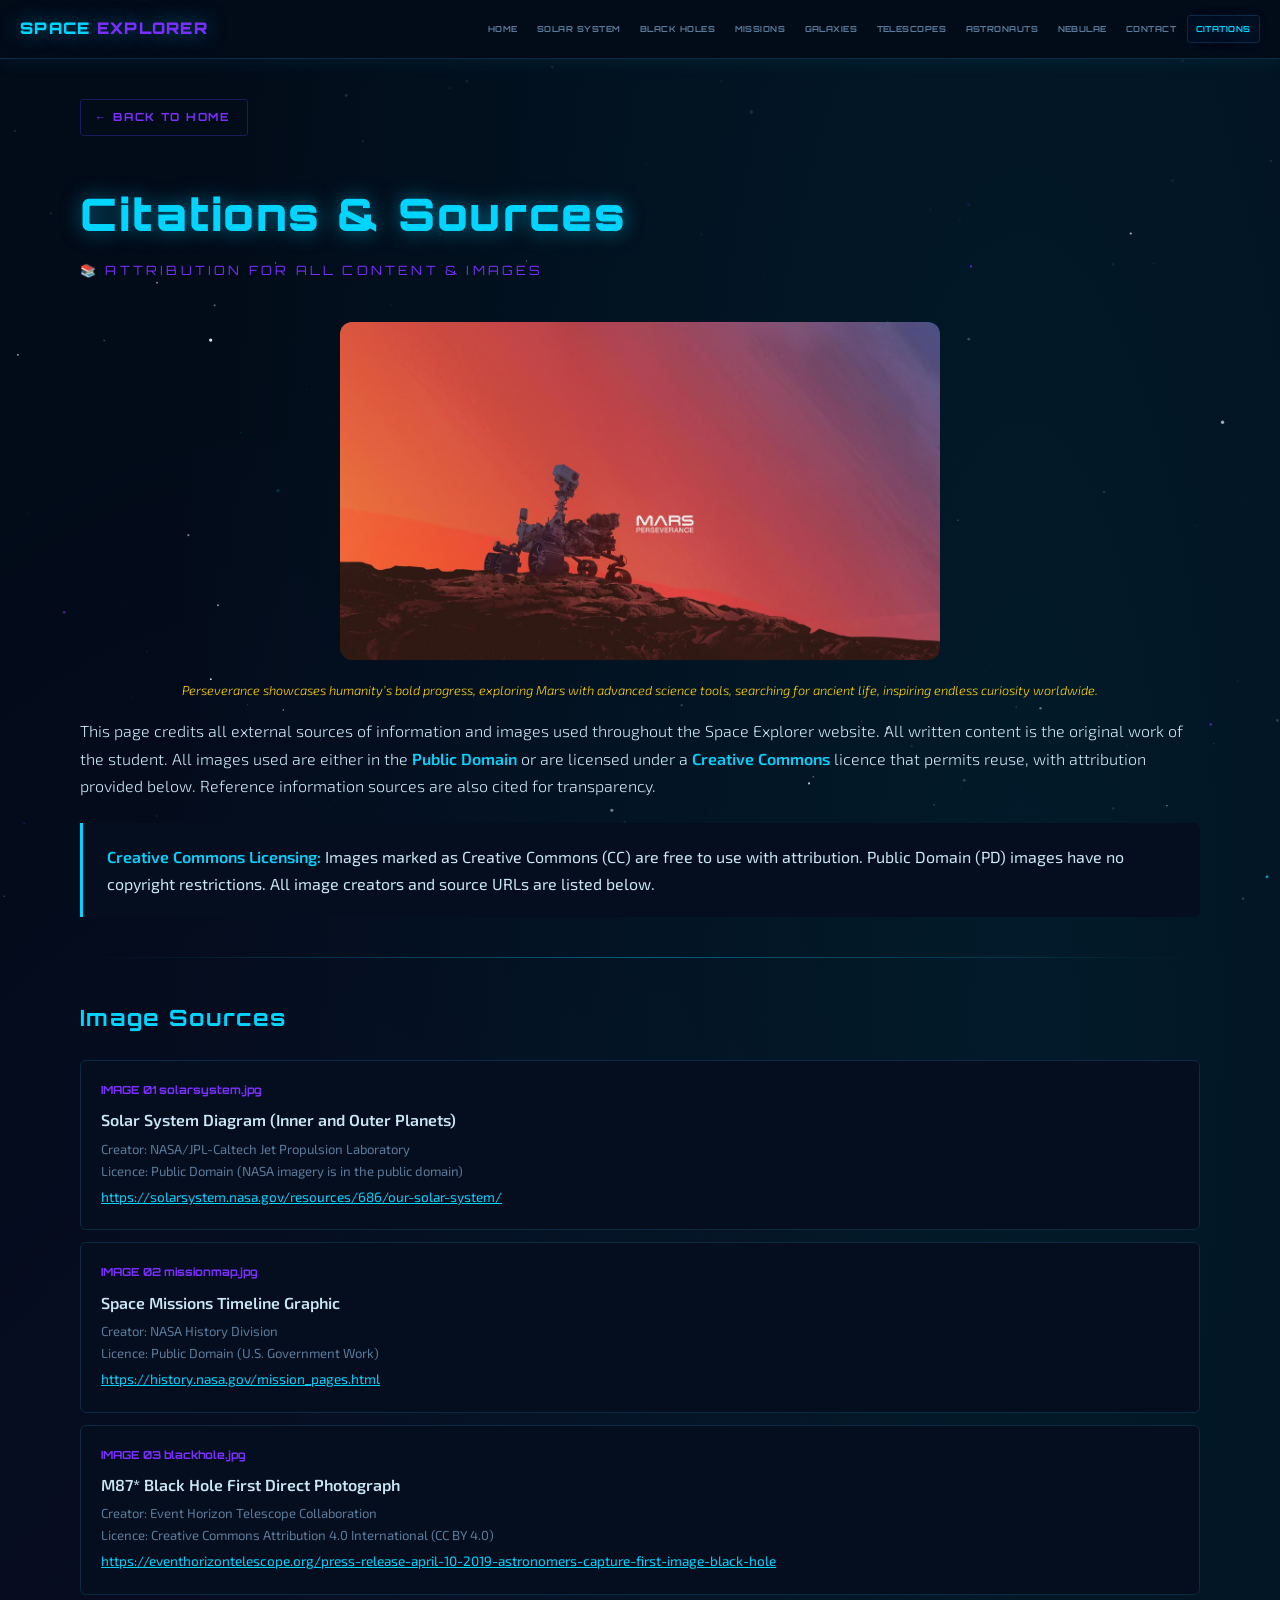
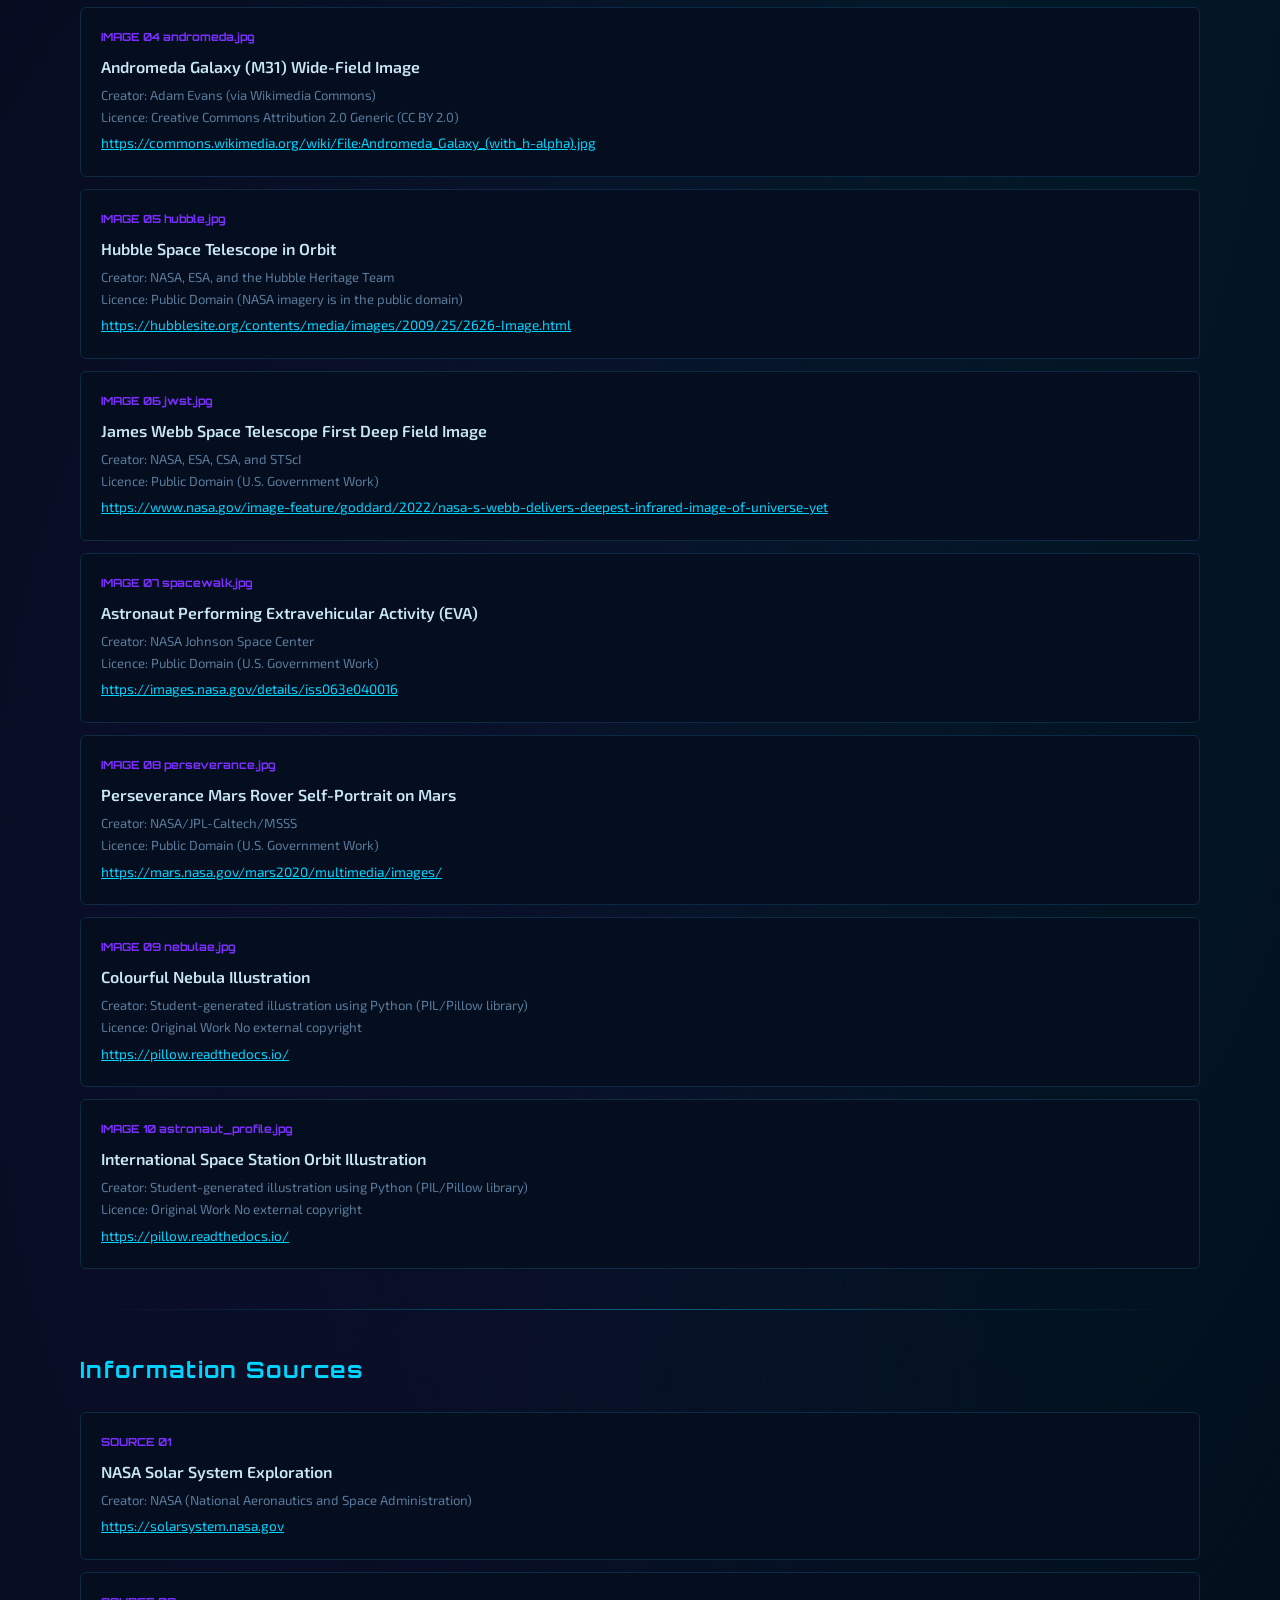
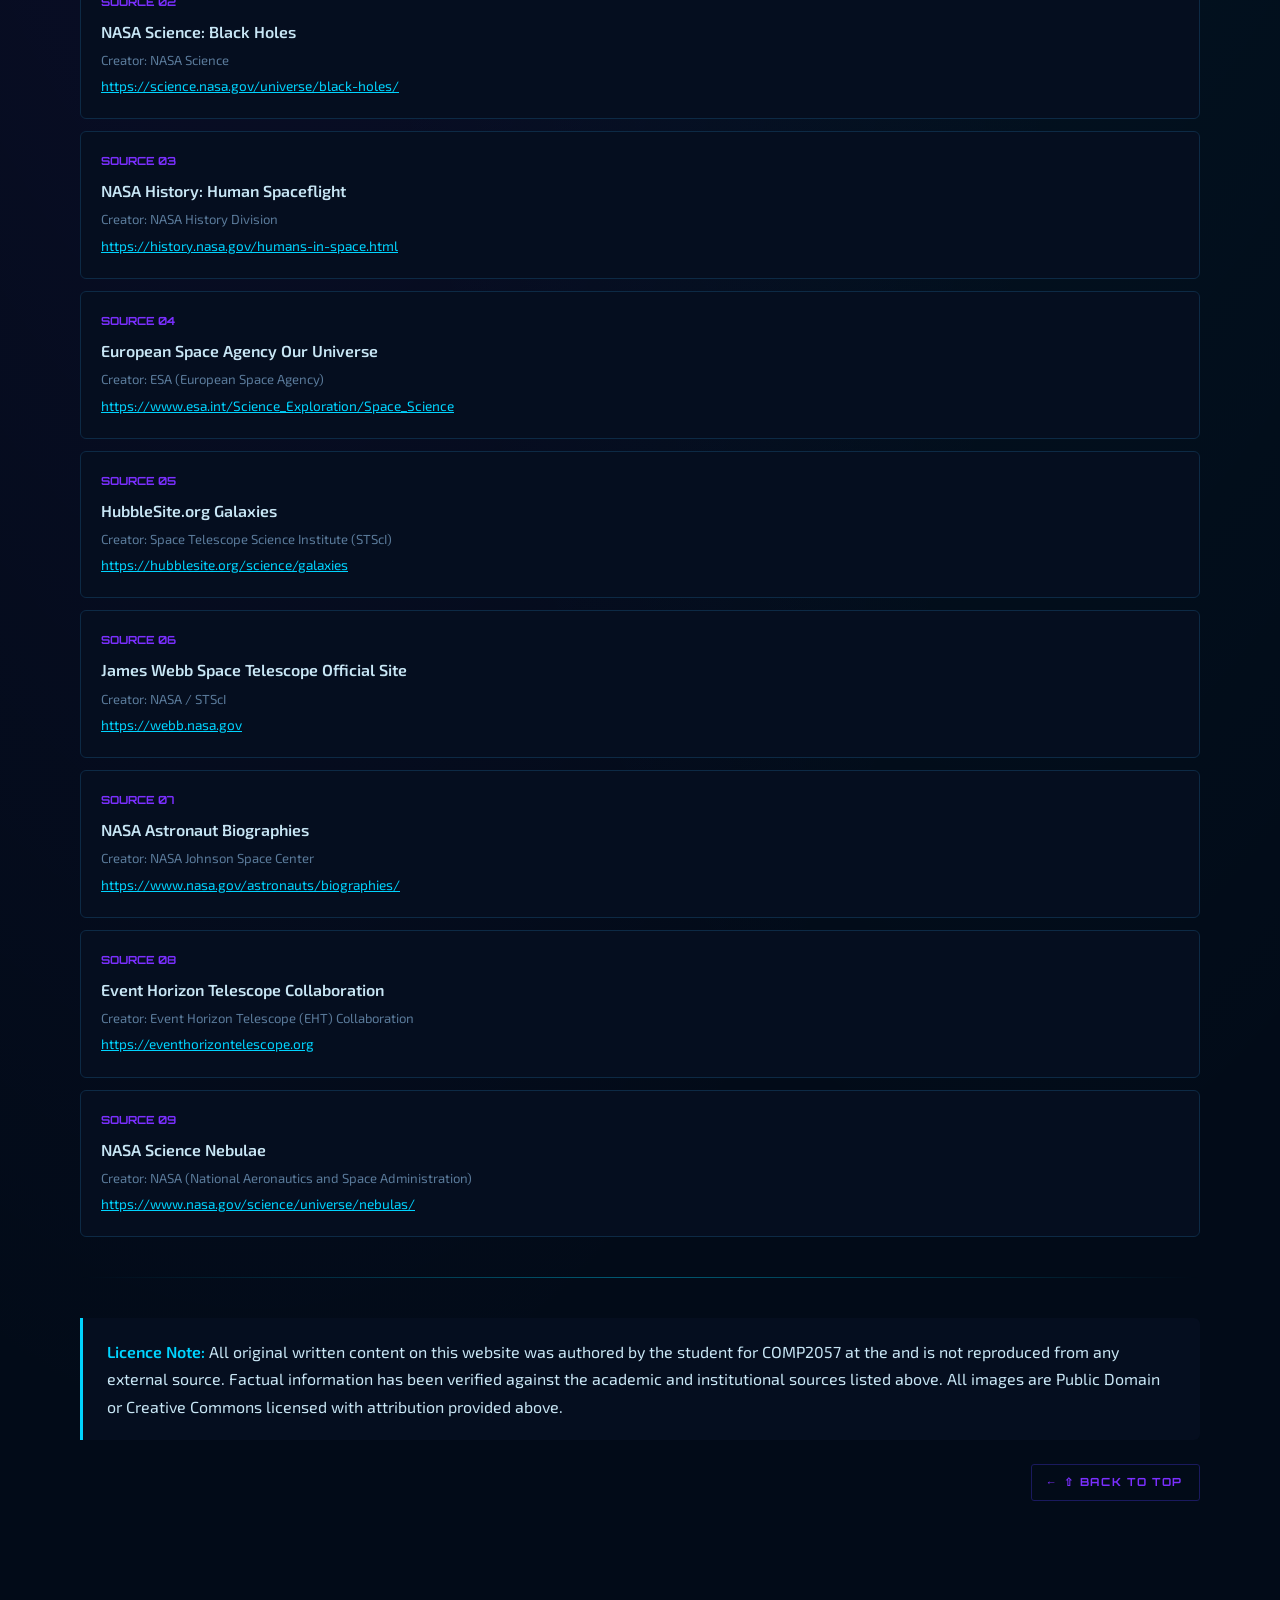
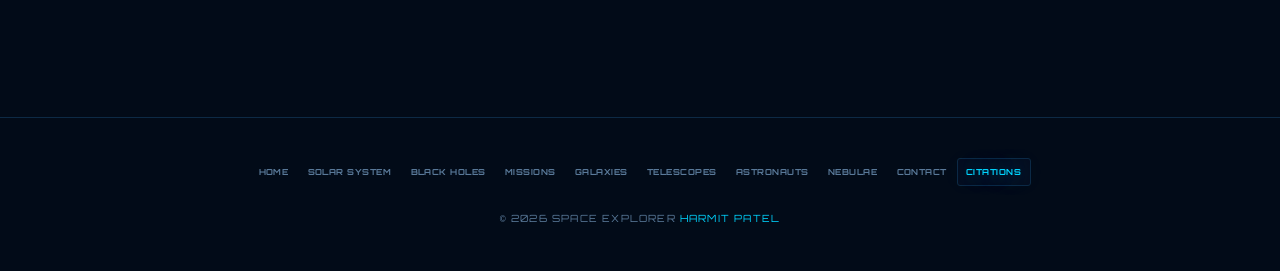
<file: citations.html>
<!DOCTYPE html>
<!-- ============================================================
     citations.html - Citations / Sources Page
     Author: Harmit Patel -                
     Description: Credits all sources of information and images
                  used throughout the Space Explorer website.
                  All images used are Creative Commons licensed
                  or Public Domain. Includes creator name and
                  URL for each source as required by the rubric.
     ============================================================ -->
<html lang="en">

  <head>
    <meta charset="UTF-8" />
    <meta name="viewport" content="width=device-width, initial-scale=1.0" />
    <meta name="description" content="Sources and citations for all content and images used on Space Explorer." />
    <title>Space Explorer | Citations</title>
    <link rel="stylesheet" href="style.css" />
  </head>

  <body>
    <canvas id="starfield"></canvas>
    <div class="page-wrapper">

      <!-- HEADER -->
      <header>
        <div class="header-inner">
          <a href="index.html" class="site-logo">SPACE<span>&nbsp;EXPLORER</span></a>
          <nav>
            <ul>
              <li><a href="index.html">Home</a></li>
              <li><a href="solarsystem.html">Solar System</a></li>
              <li><a href="blackholes.html">Black Holes</a></li>
              <li><a href="missions.html">Missions</a></li>
              <li><a href="galaxies.html">Galaxies</a></li>
              <li><a href="telescope.html">Telescopes</a></li>
              <li><a href="astronauts.html">Astronauts</a></li>
              <li><a href="nebulae.html">Nebulae</a></li>
              <li><a href="contact.html">Contact</a></li>
              <li><a href="citations.html">Citations</a></li>
            </ul>
          </nav>
        </div>
      </header>

      <main>
        <a href="index.html" class="back-link">Back to Home</a>

        <h1 class="page-title">Citations &amp; Sources</h1>
        <p class="page-subtitle">&#128218; Attribution for All Content &amp; Images</p>

        <!-- Introduction -->
        <!-- Nebula image used as a decorative header image on the citations page -->
        <div class="text-center">
          <img src="perseverance.jpg"
               alt="Colourful illustration of a nebula with glowing gas clouds and a bright central star"
               width="600" height="400"
               style="width:100%;max-width:600px;height:auto;border-radius:12px;margin:20px auto;display:block;" />
          <p style="color:var(--color-muted);font-size:0.8rem;">
            <em>Perseverance showcases humanity’s bold progress, exploring Mars with advanced science tools, searching for ancient life, inspiring endless curiosity worldwide.</em>
          </p>
        </div>
        <p>
          This page credits all external sources of information and images used throughout
          the Space Explorer website. All written content is the original work of the student.
          All images used are either in the <strong>Public Domain</strong> or are licensed
          under a <strong>Creative Commons</strong> licence that permits reuse, with attribution
          provided below. Reference information sources are also cited for transparency.
        </p>

        <div class="info-box">
          <strong>Creative Commons Licensing:</strong> Images marked as Creative Commons (CC)
          are free to use with attribution. Public Domain (PD) images have no copyright
          restrictions. All image creators and source URLs are listed below.
        </div>

        <hr />

        <!-- ====================================================
             IMAGE CITATIONS
             Each entry includes: creator name, title/description,
             licence type, and source URL as required.
             ==================================================== -->
        <h2>Image Sources</h2>

        <ul class="citation-list">

          <!-- Citation 1: Solar System diagram -->
          <li>
            <div class="cite-num">IMAGE 01   solarsystem.jpg</div>
            <div class="cite-title">Solar System Diagram (Inner and Outer Planets)</div>
            <div class="cite-creator">
              Creator: NASA/JPL-Caltech   Jet Propulsion Laboratory
              <br />Licence: Public Domain (NASA imagery is in the public domain)
            </div>
            <div class="cite-url">
              <a href="https://solarsystem.nasa.gov/resources/686/our-solar-system/"
                 target="_blank" rel="noopener noreferrer">
                https://solarsystem.nasa.gov/resources/686/our-solar-system/
              </a>
            </div>
          </li>

          <!-- Citation 2: Mission map visual -->
          <li>
            <div class="cite-num">IMAGE 02   missionmap.jpg</div>
            <div class="cite-title">Space Missions Timeline Graphic</div>
            <div class="cite-creator">
              Creator: NASA History Division
              <br />Licence: Public Domain (U.S. Government Work)
            </div>
            <div class="cite-url">
              <a href="https://history.nasa.gov/mission_pages.html"
                 target="_blank" rel="noopener noreferrer">
                https://history.nasa.gov/mission_pages.html
              </a>
            </div>
          </li>

          <!-- Citation 3: Black hole image -->
          <li>
            <div class="cite-num">IMAGE 03   blackhole.jpg</div>
            <div class="cite-title">M87* Black Hole   First Direct Photograph</div>
            <div class="cite-creator">
              Creator: Event Horizon Telescope Collaboration
              <br />Licence: Creative Commons Attribution 4.0 International (CC BY 4.0)
            </div>
            <div class="cite-url">
              <a href="https://eventhorizontelescope.org/press-release-april-10-2019-astronomers-capture-first-image-black-hole"
                 target="_blank" rel="noopener noreferrer">
                https://eventhorizontelescope.org/press-release-april-10-2019-astronomers-capture-first-image-black-hole
              </a>
            </div>
          </li>

          <!-- Citation 4: Galaxy image -->
          <li>
            <div class="cite-num">IMAGE 04   andromeda.jpg</div>
            <div class="cite-title">Andromeda Galaxy (M31) Wide-Field Image</div>
            <div class="cite-creator">
              Creator: Adam Evans (via Wikimedia Commons)
              <br />Licence: Creative Commons Attribution 2.0 Generic (CC BY 2.0)
            </div>
            <div class="cite-url">
              <a href="https://commons.wikimedia.org/wiki/File:Andromeda_Galaxy_(with_h-alpha).jpg"
                 target="_blank" rel="noopener noreferrer">
                https://commons.wikimedia.org/wiki/File:Andromeda_Galaxy_(with_h-alpha).jpg
              </a>
            </div>
          </li>

          <!-- Citation 5: Hubble Space Telescope -->
          <li>
            <div class="cite-num">IMAGE 05   hubble.jpg</div>
            <div class="cite-title">Hubble Space Telescope in Orbit</div>
            <div class="cite-creator">
              Creator: NASA, ESA, and the Hubble Heritage Team
              <br />Licence: Public Domain (NASA imagery is in the public domain)
            </div>
            <div class="cite-url">
              <a href="https://hubblesite.org/contents/media/images/2009/25/2626-Image.html"
                 target="_blank" rel="noopener noreferrer">
                https://hubblesite.org/contents/media/images/2009/25/2626-Image.html
              </a>
            </div>
          </li>

          <!-- Citation 6: James Webb Space Telescope -->
          <li>
            <div class="cite-num">IMAGE 06   jwst.jpg</div>
            <div class="cite-title">James Webb Space Telescope   First Deep Field Image</div>
            <div class="cite-creator">
              Creator: NASA, ESA, CSA, and STScI
              <br />Licence: Public Domain (U.S. Government Work)
            </div>
            <div class="cite-url">
              <a href="https://www.nasa.gov/image-feature/goddard/2022/nasa-s-webb-delivers-deepest-infrared-image-of-universe-yet"
                 target="_blank" rel="noopener noreferrer">
                https://www.nasa.gov/image-feature/goddard/2022/nasa-s-webb-delivers-deepest-infrared-image-of-universe-yet
              </a>
            </div>
          </li>

          <!-- Citation 7: Astronaut EVA image -->
          <li>
            <div class="cite-num">IMAGE 07   spacewalk.jpg</div>
            <div class="cite-title">Astronaut Performing Extravehicular Activity (EVA)</div>
            <div class="cite-creator">
              Creator: NASA Johnson Space Center
              <br />Licence: Public Domain (U.S. Government Work)
            </div>
            <div class="cite-url">
              <a href="https://images.nasa.gov/details/iss063e040016"
                 target="_blank" rel="noopener noreferrer">
                https://images.nasa.gov/details/iss063e040016
              </a>
            </div>
          </li>

          <!-- Citation 8: Mars Perseverance Rover -->
          <li>
            <div class="cite-num">IMAGE 08   perseverance.jpg</div>
            <div class="cite-title">Perseverance Mars Rover   Self-Portrait on Mars</div>
            <div class="cite-creator">
              Creator: NASA/JPL-Caltech/MSSS
              <br />Licence: Public Domain (U.S. Government Work)
            </div>
            <div class="cite-url">
              <a href="https://mars.nasa.gov/mars2020/multimedia/images/"
                 target="_blank" rel="noopener noreferrer">
                https://mars.nasa.gov/mars2020/multimedia/images/
              </a>
            </div>
          </li>

          <!-- Citation 9: Nebula illustration -->
          <li>
            <div class="cite-num">IMAGE 09   nebulae.jpg</div>
            <div class="cite-title">Colourful Nebula Illustration</div>
            <div class="cite-creator">
              Creator: Student-generated illustration using Python (PIL/Pillow library)
              <br />Licence: Original Work   No external copyright
            </div>
            <div class="cite-url">
              <a href="https://pillow.readthedocs.io/" target="_blank" rel="noopener noreferrer">
                https://pillow.readthedocs.io/
              </a>
            </div>
          </li>

          <!-- Citation 10: Astronaut profile / ISS illustration -->
          <li>
            <div class="cite-num">IMAGE 10   astronaut_profile.jpg</div>
            <div class="cite-title">International Space Station Orbit Illustration</div>
            <div class="cite-creator">
              Creator: Student-generated illustration using Python (PIL/Pillow library)
              <br />Licence: Original Work   No external copyright
            </div>
            <div class="cite-url">
              <a href="https://pillow.readthedocs.io/" target="_blank" rel="noopener noreferrer">
                https://pillow.readthedocs.io/
              </a>
            </div>
          </li>

        </ul><!-- end image citations -->

        <hr />

        <!-- ====================================================
             INFORMATION SOURCES
             Reference websites used for factual content.
             ==================================================== -->
        <h2>Information Sources</h2>

        <ul class="citation-list">

          <li>
            <div class="cite-num">SOURCE 01</div>
            <div class="cite-title">NASA Solar System Exploration</div>
            <div class="cite-creator">Creator: NASA (National Aeronautics and Space Administration)</div>
            <div class="cite-url">
              <a href="https://solarsystem.nasa.gov"
                 target="_blank" rel="noopener noreferrer">
                https://solarsystem.nasa.gov
              </a>
            </div>
          </li>

          <li>
            <div class="cite-num">SOURCE 02</div>
            <div class="cite-title">NASA Science: Black Holes</div>
            <div class="cite-creator">Creator: NASA Science</div>
            <div class="cite-url">
              <a href="https://science.nasa.gov/universe/black-holes/"
                 target="_blank" rel="noopener noreferrer">
                https://science.nasa.gov/universe/black-holes/
              </a>
            </div>
          </li>

          <li>
            <div class="cite-num">SOURCE 03</div>
            <div class="cite-title">NASA History: Human Spaceflight</div>
            <div class="cite-creator">Creator: NASA History Division</div>
            <div class="cite-url">
              <a href="https://history.nasa.gov/humans-in-space.html"
                 target="_blank" rel="noopener noreferrer">
                https://history.nasa.gov/humans-in-space.html
              </a>
            </div>
          </li>

          <li>
            <div class="cite-num">SOURCE 04</div>
            <div class="cite-title">European Space Agency   Our Universe</div>
            <div class="cite-creator">Creator: ESA (European Space Agency)</div>
            <div class="cite-url">
              <a href="https://www.esa.int/Science_Exploration/Space_Science"
                 target="_blank" rel="noopener noreferrer">
                https://www.esa.int/Science_Exploration/Space_Science
              </a>
            </div>
          </li>

          <li>
            <div class="cite-num">SOURCE 05</div>
            <div class="cite-title">HubbleSite.org   Galaxies</div>
            <div class="cite-creator">Creator: Space Telescope Science Institute (STScI)</div>
            <div class="cite-url">
              <a href="https://hubblesite.org/science/galaxies"
                 target="_blank" rel="noopener noreferrer">
                https://hubblesite.org/science/galaxies
              </a>
            </div>
          </li>

          <li>
            <div class="cite-num">SOURCE 06</div>
            <div class="cite-title">James Webb Space Telescope Official Site</div>
            <div class="cite-creator">Creator: NASA / STScI</div>
            <div class="cite-url">
              <a href="https://webb.nasa.gov"
                 target="_blank" rel="noopener noreferrer">
                https://webb.nasa.gov
              </a>
            </div>
          </li>

          <li>
            <div class="cite-num">SOURCE 07</div>
            <div class="cite-title">NASA Astronaut Biographies</div>
            <div class="cite-creator">Creator: NASA Johnson Space Center</div>
            <div class="cite-url">
              <a href="https://www.nasa.gov/astronauts/biographies/"
                 target="_blank" rel="noopener noreferrer">
                https://www.nasa.gov/astronauts/biographies/
              </a>
            </div>
          </li>

          <li>
            <div class="cite-num">SOURCE 08</div>
            <div class="cite-title">Event Horizon Telescope Collaboration</div>
            <div class="cite-creator">Creator: Event Horizon Telescope (EHT) Collaboration</div>
            <div class="cite-url">
              <a href="https://eventhorizontelescope.org"
                 target="_blank" rel="noopener noreferrer">
                https://eventhorizontelescope.org
              </a>
            </div>
          </li>

          <!-- Source 09: NASA Nebulae information (for nebulae.html page) -->
          <li>
            <div class="cite-num">SOURCE 09</div>
            <div class="cite-title">NASA Science   Nebulae</div>
            <div class="cite-creator">Creator: NASA (National Aeronautics and Space Administration)</div>
            <div class="cite-url">
              <a href="https://www.nasa.gov/science/universe/nebulas/"
                 target="_blank" rel="noopener noreferrer">
                https://www.nasa.gov/science/universe/nebulas/
              </a>
            </div>
          </li>

        </ul><!-- end information sources -->

        <hr />

        <!-- Licence note -->
        <div class="info-box">
          <strong>Licence Note:</strong> All original written content on this website was authored
          by the student for COMP2057 at the and is not reproduced from
          any external source. Factual information has been verified against the academic and
          institutional sources listed above. All images are Public Domain or Creative Commons
          licensed with attribution provided above.
        </div>

        <p class="text-right">
          <a href="#" class="back-link" style="display:inline-flex;">&#8679; Back to Top</a>
        </p>

      </main>

      <!-- FOOTER -->
      <footer>
        <div class="footer-inner">
          <nav>
            <ul>
              <li><a href="index.html">Home</a></li>
              <li><a href="solarsystem.html">Solar System</a></li>
              <li><a href="blackholes.html">Black Holes</a></li>
              <li><a href="missions.html">Missions</a></li>
              <li><a href="galaxies.html">Galaxies</a></li>
              <li><a href="telescope.html">Telescopes</a></li>
              <li><a href="astronauts.html">Astronauts</a></li>
              <li><a href="nebulae.html">Nebulae</a></li>
              <li><a href="contact.html">Contact</a></li>
              <li><a href="citations.html">Citations</a></li>
            </ul>
          </nav>
          <p>&copy; 2026 Space Explorer   <span class="footer-name">Harmit Patel</span>                                                  </p>
        </div>
      </footer>

      <button id="scrollTopBtn" title="Back to top"
              style="position:fixed;bottom:30px;right:30px;
                     background:var(--color-primary);color:var(--color-bg);
                     border:none;border-radius:50%;width:44px;height:44px;
                     font-size:1.2rem;cursor:pointer;opacity:0;
                     transition:opacity 0.3s ease;z-index:999;">&#8679;</button>

    </div>
    <script src="main.js"></script>
  </body>
</html>
</file>
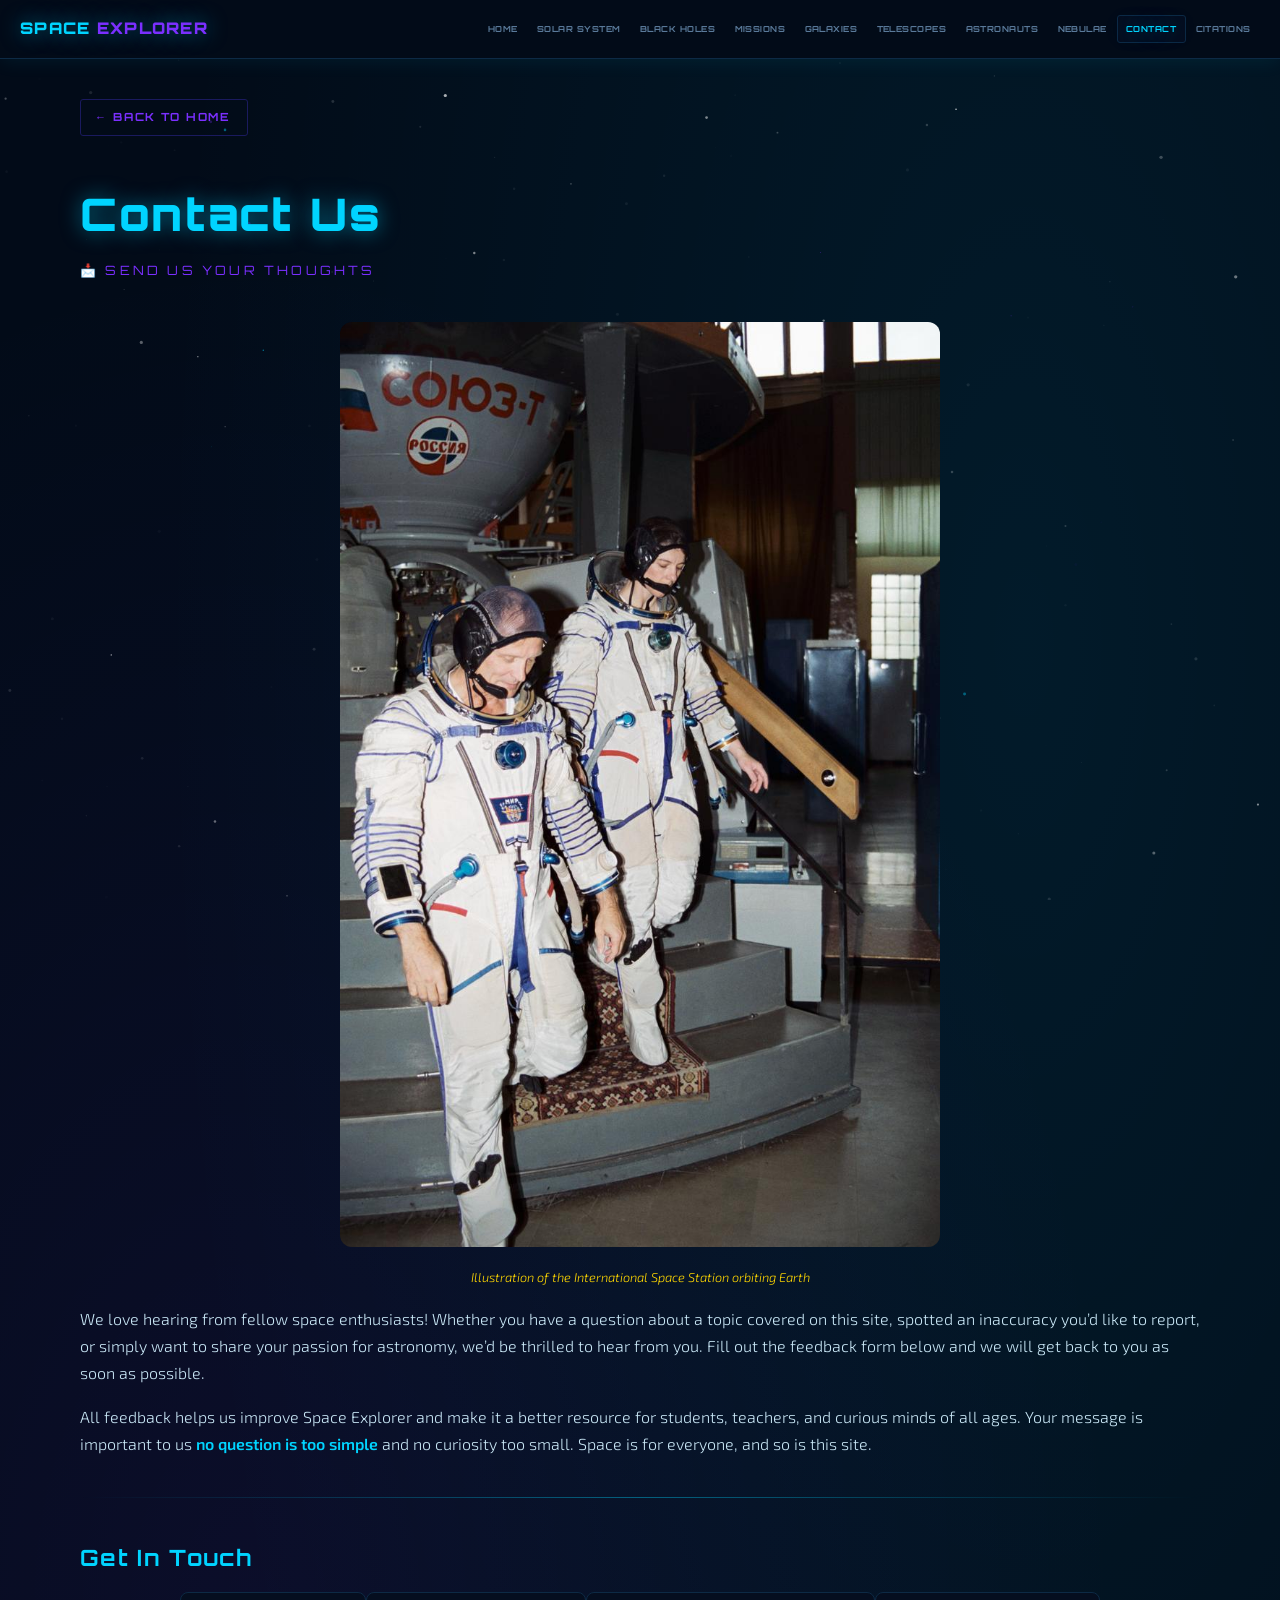
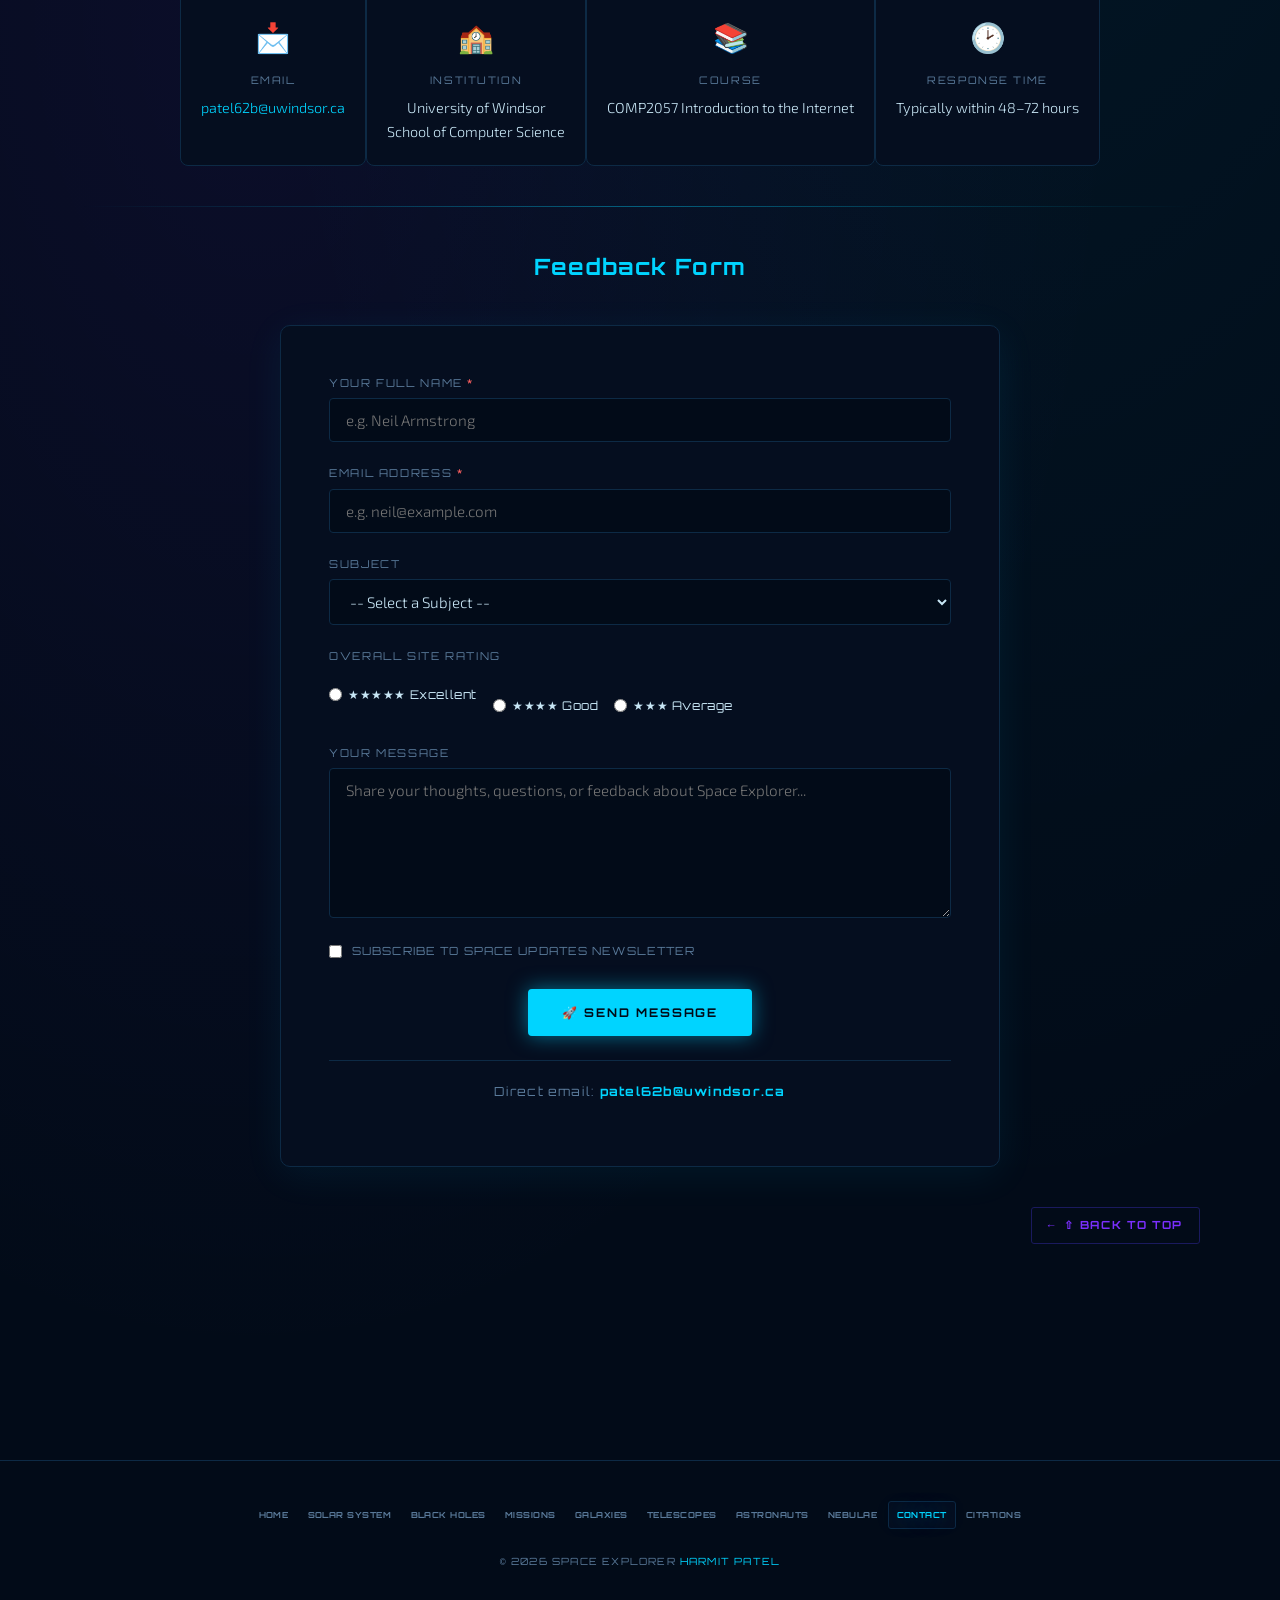
<file: contact.html>
<!DOCTYPE html>
<!-- ============================================================
     contact.html - Contact / Feedback Form Page
     Author: Harmit Patel -                
     Description: Contains the site feedback form with input
                  fields for name, email, subject, message,
                  and rating. Demonstrates form elements,
                  HTML special characters, and the student
                  e-mail address visible at the bottom.
                  JavaScript handles form submission and
                  displays a success confirmation message.
     ============================================================ -->
<html lang="en">

  <head>
    <meta charset="UTF-8" />
    <meta name="viewport" content="width=device-width, initial-scale=1.0" />
    <meta name="description" content="Contact the Space Explorer team with your questions and feedback." />
    <title>Space Explorer | Contact Us</title>
    <link rel="stylesheet" href="style.css" />

    <!-- Page-specific styles for the form success message -->
    <style>
      /* Success confirmation box shown after valid form submission */
      #formSuccess {
        display:       none; /* Hidden by default; shown via JavaScript */
        background:    rgba(0,212,255,0.08);
        border:        1px solid var(--color-primary);
        border-radius: 8px;
        padding:       40px;
        text-align:    center;
        margin-top:    40px;
        max-width:     680px;
      }
      /* Large checkmark icon in success message */
      #formSuccess .success-icon {
        font-size:   3rem;
        display:     block;
        margin-bottom: 16px;
        animation:   glowPulse 2s ease-in-out infinite;
      }
      /* Success heading text */
      #formSuccess h3 {
        color:       var(--color-primary);
        font-size:   1.2rem;
        margin-bottom: 10px;
      }
      /* Contact info grid layout */
      .contact-grid {
        display:               grid;
        grid-template-columns: 1fr 1fr;
        gap:                   16px;
        margin:                24px 0;
      }
      /* Individual contact info item card */
      .contact-item {
        background:    var(--color-card);
        border:        1px solid var(--color-border);
        border-radius: 8px;
        padding:       20px;
        text-align:    center;
      }
      /* Icon for each contact item */
      .contact-item .ci-icon {
        font-size:     1.8rem;
        margin-bottom: 10px;
        display:       block;
      }
      /* Label text for contact info */
      .contact-item .ci-label {
        font-family:    var(--font-display);
        font-size:      0.65rem;
        letter-spacing: 0.15em;
        color:          var(--color-muted);
        text-transform: uppercase;
        margin-bottom:  6px;
      }
      /* Value/detail text for contact info */
      .contact-item .ci-value {
        color:       var(--color-text);
        font-size:   0.9rem;
        font-weight: 300;
      }
      /* Responsive: stack contact grid on small screens */
      @media (max-width: 600px) {
        .contact-grid { grid-template-columns: 1fr; }
      }
    </style>
  </head>

  <body>
    <canvas id="starfield"></canvas>
    <div class="page-wrapper">

      <!-- HEADER -->
      <header>
        <div class="header-inner">
          <a href="index.html" class="site-logo">SPACE<span>&nbsp;EXPLORER</span></a>
          <nav>
            <ul>
              <li><a href="index.html">Home</a></li>
              <li><a href="solarsystem.html">Solar System</a></li>
              <li><a href="blackholes.html">Black Holes</a></li>
              <li><a href="missions.html">Missions</a></li>
              <li><a href="galaxies.html">Galaxies</a></li>
              <li><a href="telescope.html">Telescopes</a></li>
              <li><a href="astronauts.html">Astronauts</a></li>
              <li><a href="nebulae.html">Nebulae</a></li>
              <li><a href="contact.html">Contact</a></li>
              <li><a href="citations.html">Citations</a></li>
            </ul>
          </nav>
        </div>
      </header>

      <main>
        <a href="index.html" class="back-link">Back to Home</a>

        <h1 class="page-title">Contact Us</h1>
        <p class="page-subtitle">&#128233; Send Us Your Thoughts</p>

        <!-- Introduction paragraphs -->
        <!-- Astronaut profile image adding visual interest to the contact page -->
        <div class="text-center">
          <img src="astronaut_profile.jpg"
               alt="International Space Station in orbit above Earth"
               width="600" height="400"
               style="width:100%;max-width:600px;height:auto;border-radius:12px;margin:20px auto;display:block;" />
          <p style="color:var(--color-muted);font-size:0.8rem;">
            <em>Illustration of the International Space Station orbiting Earth</em>
          </p>
        </div>
        <p>
          We love hearing from fellow space enthusiasts! Whether you have a question about
          a topic covered on this site, spotted an inaccuracy you&rsquo;d like to report,
          or simply want to share your passion for astronomy, we&rsquo;d be thrilled to
          hear from you. Fill out the feedback form below and we will get back to you
          as soon as possible.
        </p>

        <p>
          All feedback helps us improve Space Explorer and make it a better resource for
          students, teachers, and curious minds of all ages. Your message is important to us  
          <strong>no question is too simple</strong> and no curiosity too small. Space is for everyone,
          and so is this site.
        </p>

        <hr />

        <!-- Contact info cards grid -->
      
        <h2>Get In Touch</h2>
        <div style="display: flex; justify-content: center; ">
    
          <div class="contact-item">
            <span class="ci-icon">&#128233;</span>
            <div class="ci-label">Email</div>
            <div class="ci-value">
              <!-- Visible and usable email link as required by assignment -->
              <a href="mailto:patel62b@uwindsor.ca"
                 style="color:var(--color-primary);text-decoration:none;">
                patel62b@uwindsor.ca
              </a>
            </div>
          </div>
          <div class="contact-item">
            <span class="ci-icon">&#127979;</span>
            <div class="ci-label">Institution</div>
            <div class="ci-value">University of Windsor<br />School of Computer Science</div>
          </div>
          <div class="contact-item">
            <span class="ci-icon">&#128218;</span>
            <div class="ci-label">Course</div>
            <div class="ci-value">COMP2057   Introduction to the Internet</div>
          </div>
          <div class="contact-item">
            <span class="ci-icon">&#128337;</span>
            <div class="ci-label">Response Time</div>
            <div class="ci-value">Typically within 48&ndash;72 hours</div>
          </div>
        </div>
        
    

        <hr />

        <!-- ====================================================
             FEEDBACK FORM - CENTERED ON PAGE
             Demonstrates form elements: input, select, textarea,
             radio buttons, checkbox, and submit button.
             Form is centred using the form-section flex wrapper.
             ==================================================== -->
        <h2 style="text-align:center;">Feedback Form</h2>

        <!-- form-section: flex wrapper that centres the form card -->
        <div class="form-section">
          <!-- form-container: the styled card that holds the form -->
          <div class="form-container">
          <form id="contactForm" method="post" action="#">

            <!-- Name input field -->
            <label for="fname">Your Full Name <span style="color:#ff6060;">*</span></label>
            <input type="text"
                   id="fname"
                   name="fullname"
                   placeholder="e.g. Neil Armstrong"
                   maxlength="100"
                   required />

            <!-- Email input field -->
            <label for="femail">Email Address <span style="color:#ff6060;">*</span></label>
            <input type="email"
                   id="femail"
                   name="email"
                   placeholder="e.g. neil@example.com"
                   maxlength="150"
                   required />

            <!-- Subject dropdown select -->
            <label for="fsubject">Subject</label>
            <select id="fsubject" name="subject">
              <option value="">-- Select a Subject --</option>
              <option value="general">General Question</option>
              <option value="correction">Content Correction</option>
              <option value="suggestion">Suggestion / Feedback</option>
              <option value="partnership">Partnership / Collaboration</option>
              <option value="other">Other</option>
            </select>

            <!-- Rating radio buttons -->
            <label>Overall Site Rating</label>
            <div style="display:flex;gap:16px;flex-wrap:wrap;margin:8px 0 16px;">
              <!-- Radio button group for star rating -->
              <label style="font-family:var(--font-display);font-size:0.75rem;
                            color:var(--color-text);letter-spacing:0.05em;
                            display:flex;align-items:center;gap:6px;
                            cursor:pointer;text-transform:none;">
                <input type="radio" name="rating" value="5"
                       style="width:auto;accent-color:var(--color-primary);" />
                &#9733;&#9733;&#9733;&#9733;&#9733; Excellent
              </label>

              <label style="font-family:var(--font-display);font-size:0.75rem;
                            color:var(--color-text);letter-spacing:0.05em;
                            display:flex;align-items:center;gap:6px;
                            cursor:pointer;text-transform:none;">
                <input type="radio" name="rating" value="4"
                       style="width:auto;accent-color:var(--color-primary);" />
                &#9733;&#9733;&#9733;&#9733; Good
              </label>

              <label style="font-family:var(--font-display);font-size:0.75rem;
                            color:var(--color-text);letter-spacing:0.05em;
                            display:flex;align-items:center;gap:6px;
                            cursor:pointer;text-transform:none;">
                <input type="radio" name="rating" value="3"
                       style="width:auto;accent-color:var(--color-primary);" />
                &#9733;&#9733;&#9733; Average
              </label>
              
            </div>

            <!-- Message textarea -->
            <label for="fmessage">Your Message</label>
            <textarea id="fmessage"
                      name="message"
                      placeholder="Share your thoughts, questions, or feedback about Space Explorer..."></textarea>

            <!-- Newsletter checkbox -->
            <label style="flex-direction:row;align-items:center;gap:10px;
                          margin-top:16px;cursor:pointer;display:flex;">
              <input type="checkbox"
                     name="newsletter"
                     id="fnewsletter"
                     style="width:auto;accent-color:var(--color-primary);" />
              <span style="font-family:var(--font-display);font-size:0.7rem;
                           letter-spacing:0.1em;color:var(--color-muted);">
                Subscribe to space updates newsletter
              </span>
            </label>

            <!-- Submit button wrapped in centred div -->
            <div class="form-btn-wrap">
              <button type="submit" class="btn-primary">
                &#128640; Send Message
              </button>
            </div>

          </form><!-- end form -->

          <!-- Success message: hidden by default, shown by JS after valid submission -->
          <div id="formSuccess">
            <span class="success-icon">&#10004;</span>
            <h3>Message Transmitted!</h3>
            <p>
              Thank you for reaching out to Space Explorer. Your message has been received
              and we will respond to you at the email address provided within 48&ndash;72 hours.
              <em>Ad astra!</em>
            </p>
          </div>

          <!-- Visible email address at bottom of form page (required by assignment) -->
          <p class="email-display">
            Direct email: <a href="mailto:patel62b@uwindsor.ca">patel62b@uwindsor.ca</a>
          </p>

        </div><!-- end .form-container -->
        </div><!-- end .form-section -->


        <p class="text-right" style="margin-top:40px;">
          <a href="#" class="back-link" style="display:inline-flex;">&#8679; Back to Top</a>
        </p>

      </main>

      <!-- FOOTER -->
      <footer>
        <div class="footer-inner">
          <nav>
            <ul>
              <li><a href="index.html">Home</a></li>
              <li><a href="solarsystem.html">Solar System</a></li>
              <li><a href="blackholes.html">Black Holes</a></li>
              <li><a href="missions.html">Missions</a></li>
              <li><a href="galaxies.html">Galaxies</a></li>
              <li><a href="telescope.html">Telescopes</a></li>
              <li><a href="astronauts.html">Astronauts</a></li>
              <li><a href="nebulae.html">Nebulae</a></li>
              <li><a href="contact.html">Contact</a></li>
              <li><a href="citations.html">Citations</a></li>
            </ul>
          </nav>
          <p>&copy; 2026 Space Explorer   <span class="footer-name">Harmit Patel</span>                                                  </p>
        </div>
      </footer>

      <button id="scrollTopBtn" title="Back to top"
              style="position:fixed;bottom:30px;right:30px;
                     background:var(--color-primary);color:var(--color-bg);
                     border:none;border-radius:50%;width:44px;height:44px;
                     font-size:1.2rem;cursor:pointer;opacity:0;
                     transition:opacity 0.3s ease;z-index:999;">&#8679;</button>

    </div>
    <script src="main.js"></script>
  </body>
</html>
</file>
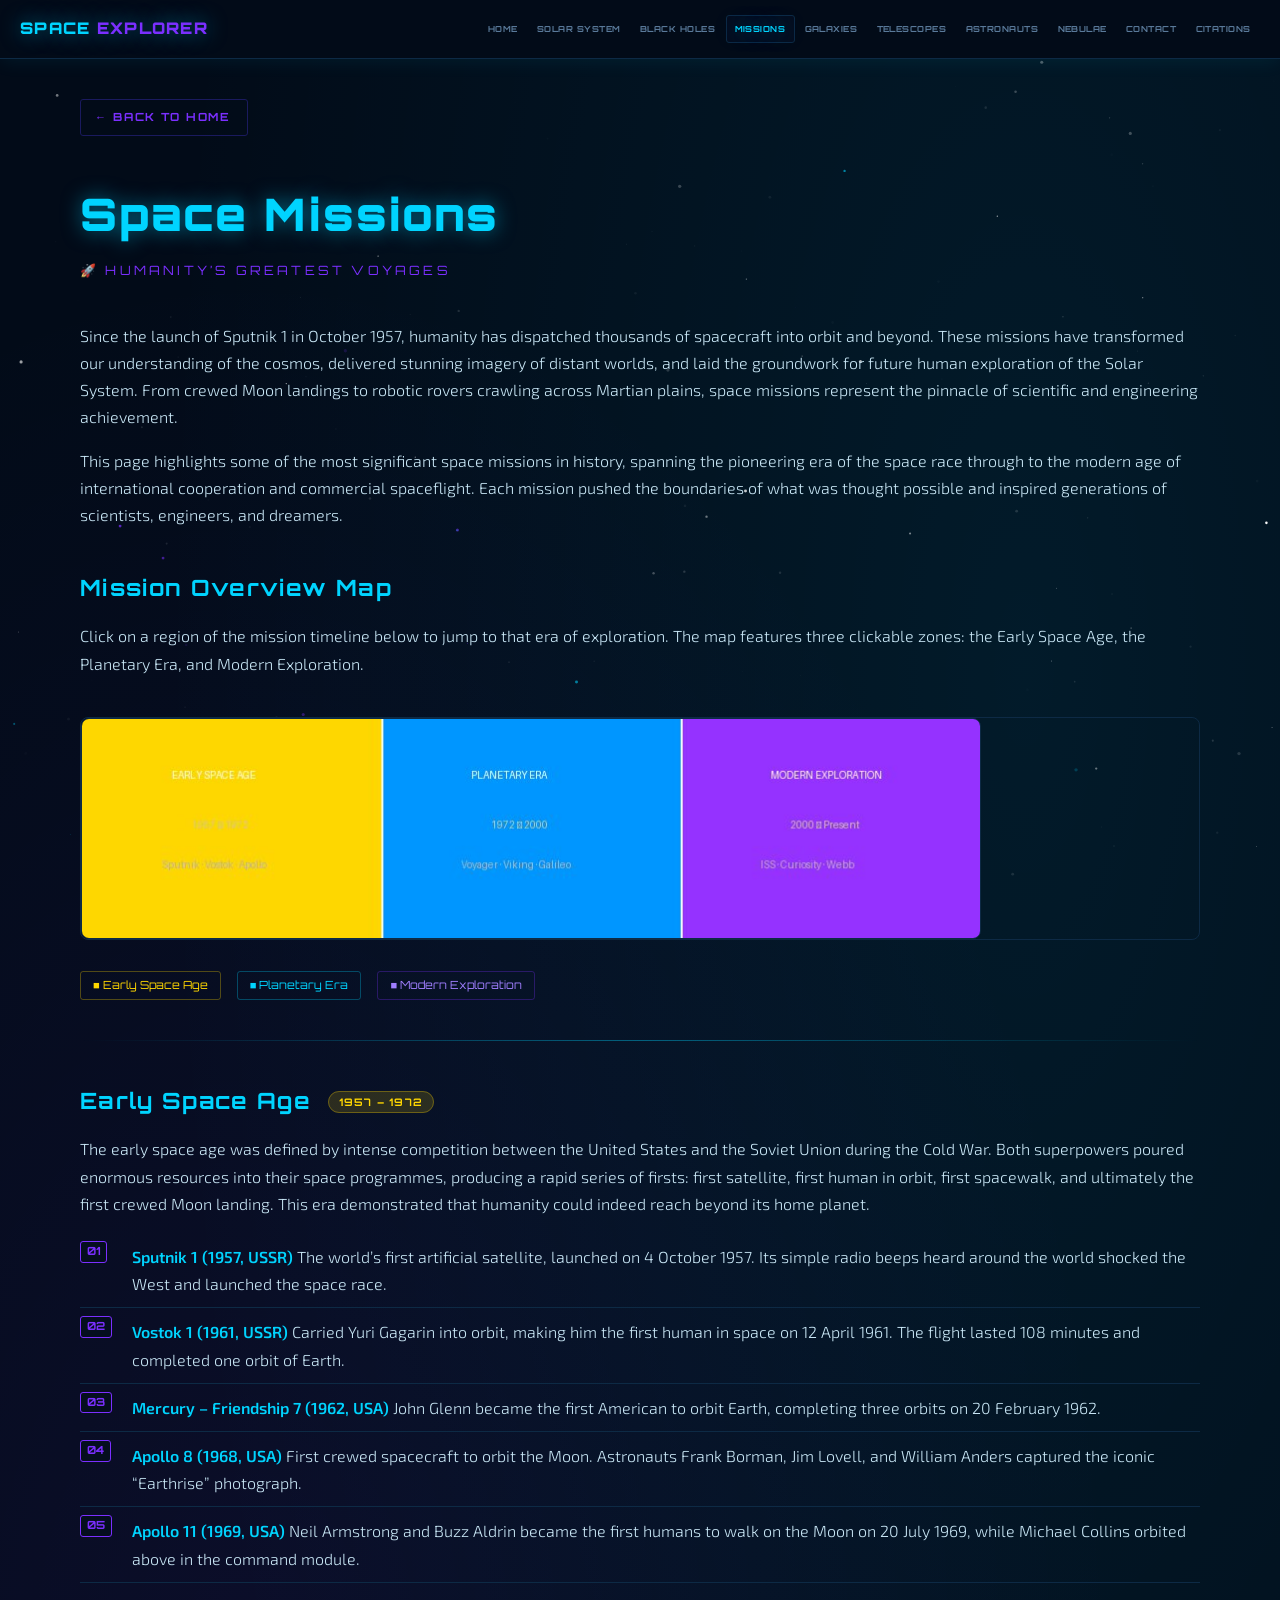
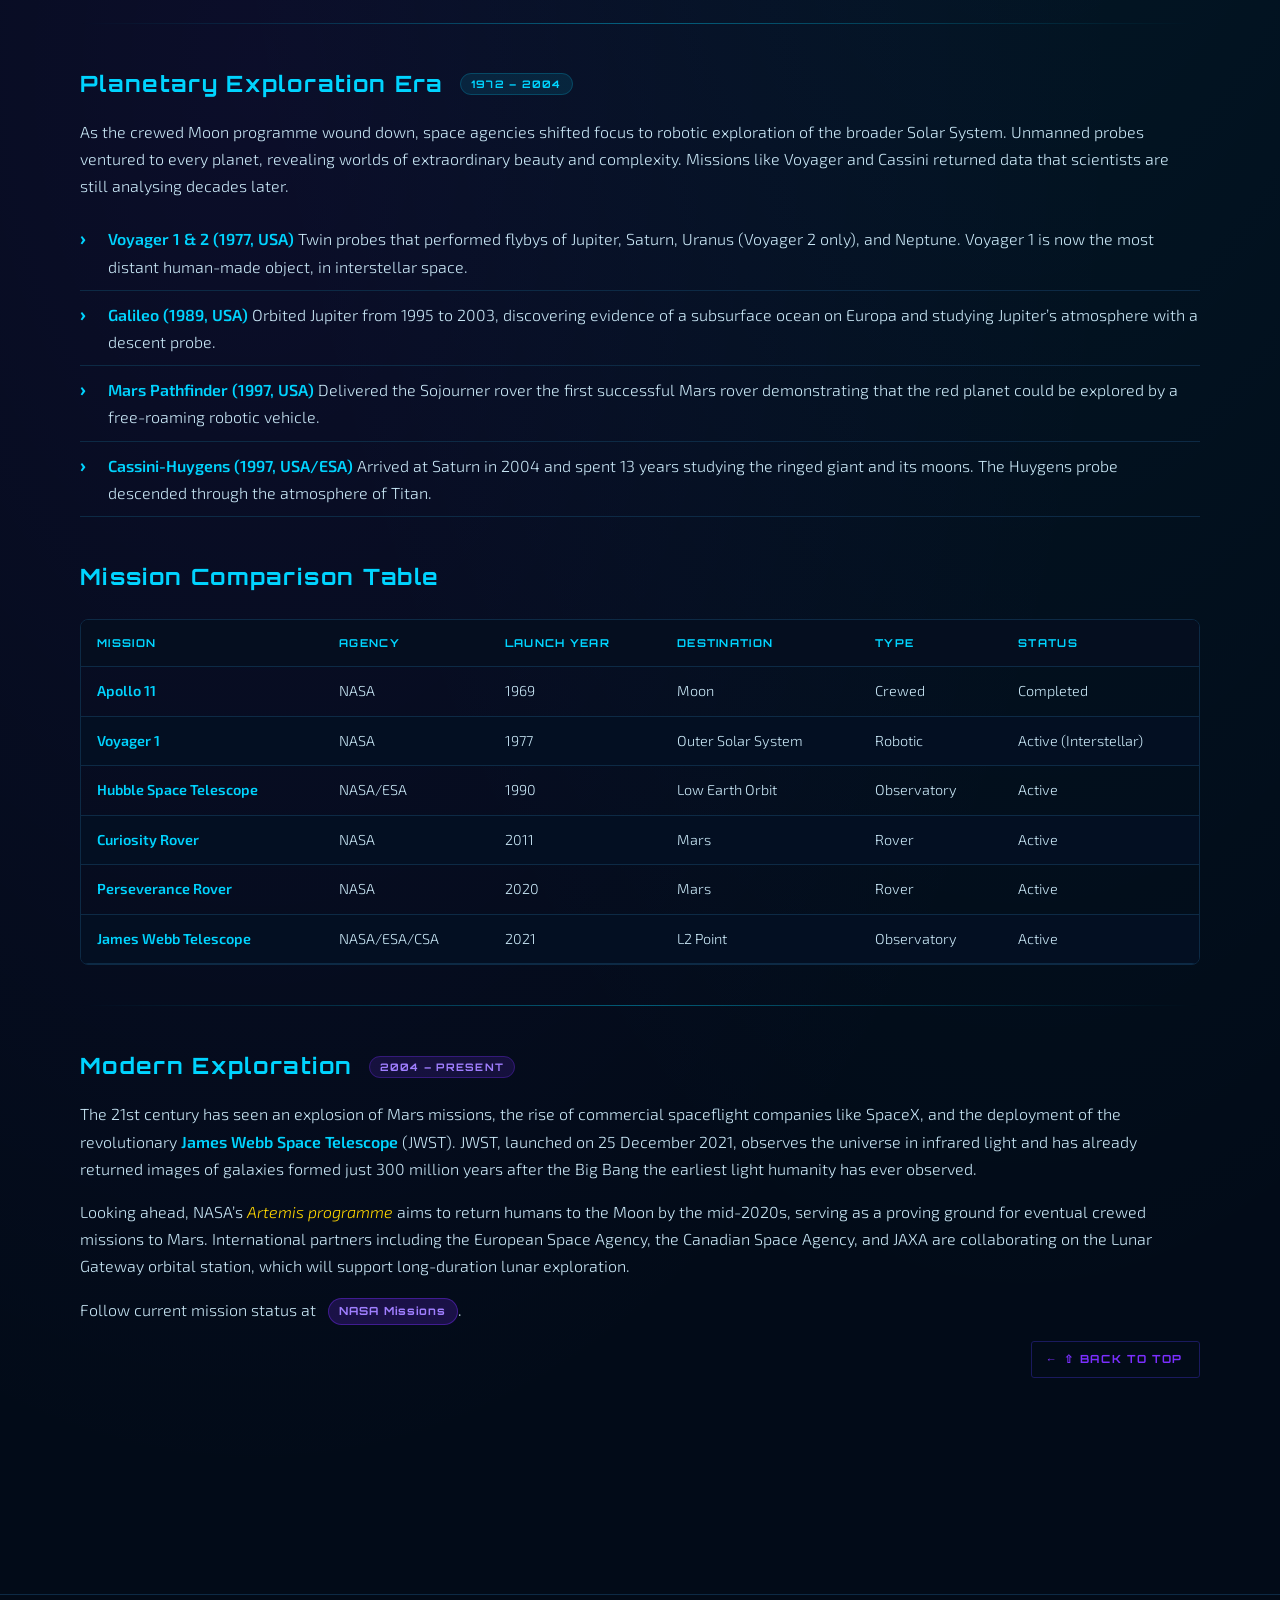
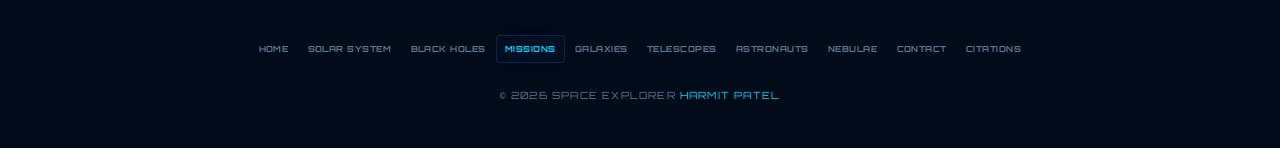
<file: missions.html>
<!DOCTYPE html>
<!-- ============================================================
     missions.html - Space Missions Page
     Author: Harmit Patel -                
     Description: Covers landmark crewed and robotic space
                  missions from the dawn of the space age to
                  the present. Demonstrates an image map with
                  clickable regions, ordered and unordered lists,
                  and a data comparison table.
     ============================================================ -->
<html lang="en">

  <head>
    <meta charset="UTF-8" />
    <meta name="viewport" content="width=device-width, initial-scale=1.0" />
    <meta name="description" content="Explore landmark space missions from Apollo to Mars rovers." />
    <title>Space Explorer | Space Missions</title>
    <link rel="stylesheet" href="style.css" />

    <!-- Page-specific styles for the image map and mission cards -->
    <style>
      /* Mission era badge styling */
      .era-badge {
        font-family:    var(--font-display);
        font-size:      0.65rem;
        letter-spacing: 0.12em;
        text-transform: uppercase;
        padding:        3px 10px;
        border-radius:  20px;
        margin-left:    8px;
        vertical-align: middle;
      }
      .era-early  { background:rgba(255,215,0,0.15);  color:#ffd700; border:1px solid rgba(255,215,0,0.3); }
      .era-modern { background:rgba(0,212,255,0.1);   color:#00d4ff; border:1px solid rgba(0,212,255,0.2); }
      .era-future { background:rgba(123,47,255,0.15); color:#a07fff; border:1px solid rgba(123,47,255,0.3); }

      /* Image map region tooltip styling */
      .imgmap-wrap { position:relative; display:inline-block; }
      .map-tooltip {
        display:       none;
        position:      absolute;
        background:    rgba(2,11,24,0.95);
        border:        1px solid var(--color-border);
        border-radius: 6px;
        padding:       10px 14px;
        font-size:     0.85rem;
        color:         var(--color-text);
        z-index:       100;
        white-space:   nowrap;
        pointer-events: none;
        box-shadow:    var(--glow-cyan);
      }
    </style>
  </head>

  <body>
    <canvas id="starfield"></canvas>
    <div class="page-wrapper">

      <!-- HEADER -->
      <header>
        <div class="header-inner">
          <a href="index.html" class="site-logo">SPACE<span>&nbsp;EXPLORER</span></a>
          <nav>
            <ul>
              <li><a href="index.html">Home</a></li>
              <li><a href="solarsystem.html">Solar System</a></li>
              <li><a href="blackholes.html">Black Holes</a></li>
              <li><a href="missions.html">Missions</a></li>
              <li><a href="galaxies.html">Galaxies</a></li>
              <li><a href="telescope.html">Telescopes</a></li>
              <li><a href="astronauts.html">Astronauts</a></li>
              <li><a href="nebulae.html">Nebulae</a></li>
              <li><a href="contact.html">Contact</a></li>
              <li><a href="citations.html">Citations</a></li>
            </ul>
          </nav>
        </div>
      </header>

      <main>
        <a href="index.html" class="back-link">Back to Home</a>

        <h1 class="page-title">Space Missions</h1>
        <p class="page-subtitle">&#128640; Humanity&rsquo;s Greatest Voyages</p>

        <!-- Introduction -->
        <p>
          Since the launch of Sputnik 1 in October 1957, humanity has dispatched thousands
          of spacecraft into orbit and beyond. These missions have transformed our understanding
          of the cosmos, delivered stunning imagery of distant worlds, and laid the groundwork
          for future human exploration of the Solar System. From crewed Moon landings to
          robotic rovers crawling across Martian plains, space missions represent the pinnacle
          of scientific and engineering achievement.
        </p>

        <p>
          This page highlights some of the most significant space missions in history,
          spanning the pioneering era of the space race through to the modern age of
          international cooperation and commercial spaceflight. Each mission pushed the
          boundaries of what was thought possible and inspired generations of scientists,
          engineers, and dreamers.
        </p>

        <!-- ====================================================
             IMAGE MAP
             A stylised mission diagram with at least 3 clickable
             regions linking to sections further on this page.
             ==================================================== -->
        <h2>Mission Overview Map</h2>
        <p>
          Click on a region of the mission timeline below to jump to that era of exploration.
          The map features three clickable zones: the Early Space Age, the Planetary Era,
          and Modern Exploration.
        </p>

        <!-- Image map container with the usemap attribute -->
        <div class="imgmap-wrap" style="margin:24px 0;">
          <!-- The usemap attribute links this image to the map element below -->
          <img src="missionmap.jpg"
               usemap="#missionmap"
               alt="Space Missions Timeline Map showing three eras of exploration"
               width="900" height="220"
               style="width:100%;max-width:900px;height:auto;
                      background:linear-gradient(90deg,
                        rgba(255,215,0,0.3) 0% 33%,
                        rgba(0,212,255,0.3) 33% 66%,
                        rgba(123,47,255,0.3) 66% 100%);
                      border:1px solid var(--color-border);
                      border-radius:8px;min-height:160px;
                      display:block;" />

          <!-- MAP element defining clickable regions via AREA tags -->
          <map name="missionmap">

            <!-- Region 1: Early Space Age (left third of image) -->
            <area shape="rect"
                  coords="0,0,300,220"
                  href="#early-age"
                  alt="Early Space Age: Sputnik to Apollo"
                  title="Early Space Age (1957-1972)" />

            <!-- Region 2: Planetary Exploration Era (centre third) -->
            <area shape="rect"
                  coords="300,0,600,220"
                  href="#planetary-era"
                  alt="Planetary Exploration Era: Voyager to Cassini"
                  title="Planetary Era (1972-2004)" />

            <!-- Region 3: Modern Exploration (right third) -->
            <area shape="rect"
                  coords="600,0,900,220"
                  href="#modern-era"
                  alt="Modern Exploration: Mars rovers to James Webb"
                  title="Modern Exploration (2004-Present)" />

          </map><!-- end map -->
        </div>

        <!-- Label guide for the image map zones -->
        <div style="display:flex;gap:16px;flex-wrap:wrap;margin-bottom:32px;">
          <span style="font-family:var(--font-display);font-size:0.7rem;
                       color:#ffd700;border:1px solid rgba(255,215,0,0.3);
                       padding:4px 12px;border-radius:3px;">
            &#9632; Early Space Age
          </span>
          <span style="font-family:var(--font-display);font-size:0.7rem;
                       color:#00d4ff;border:1px solid rgba(0,212,255,0.3);
                       padding:4px 12px;border-radius:3px;">
            &#9632; Planetary Era
          </span>
          <span style="font-family:var(--font-display);font-size:0.7rem;
                       color:#a07fff;border:1px solid rgba(123,47,255,0.3);
                       padding:4px 12px;border-radius:3px;">
            &#9632; Modern Exploration
          </span>
        </div>

        <hr />

        <!-- ====================================================
             EARLY SPACE AGE - anchor target for image map link
             ==================================================== -->
        <h2 id="early-age" class="anchor-target">
          Early Space Age <span class="era-badge era-early">1957 &ndash; 1972</span>
        </h2>

        <p>
          The early space age was defined by intense competition between the United States
          and the Soviet Union during the Cold War. Both superpowers poured enormous resources
          into their space programmes, producing a rapid series of firsts: first satellite,
          first human in orbit, first spacewalk, and ultimately the first crewed Moon landing.
          This era demonstrated that humanity could indeed reach beyond its home planet.
        </p>

        <!-- Ordered list of early space age milestones -->
        <ol class="space-ol">
          <li>
            <strong>Sputnik 1 (1957, USSR)</strong>   The world&rsquo;s first artificial
            satellite, launched on 4 October 1957. Its simple radio beeps heard around the world
            shocked the West and launched the space race.
          </li>
          <li>
            <strong>Vostok 1 (1961, USSR)</strong>   Carried Yuri Gagarin into orbit,
            making him the first human in space on 12 April 1961. The flight lasted 108 minutes
            and completed one orbit of Earth.
          </li>
          <li>
            <strong>Mercury &ndash; Friendship 7 (1962, USA)</strong>   John Glenn became
            the first American to orbit Earth, completing three orbits on 20 February 1962.
          </li>
          <li>
            <strong>Apollo 8 (1968, USA)</strong>   First crewed spacecraft to orbit the Moon.
            Astronauts Frank Borman, Jim Lovell, and William Anders captured the iconic
            &ldquo;Earthrise&rdquo; photograph.
          </li>
          <li>
            <strong>Apollo 11 (1969, USA)</strong>   Neil Armstrong and Buzz Aldrin became
            the first humans to walk on the Moon on 20 July 1969, while Michael Collins
            orbited above in the command module.
          </li>
        </ol>

        <hr />

        <!-- ====================================================
             PLANETARY ERA - anchor target
             ==================================================== -->
        <h2 id="planetary-era" class="anchor-target">
          Planetary Exploration Era <span class="era-badge era-modern">1972 &ndash; 2004</span>
        </h2>

        <p>
          As the crewed Moon programme wound down, space agencies shifted focus to robotic
          exploration of the broader Solar System. Unmanned probes ventured to every planet,
          revealing worlds of extraordinary beauty and complexity. Missions like Voyager and
          Cassini returned data that scientists are still analysing decades later.
        </p>

        <!-- Unordered list of key planetary missions -->
        <ul class="space-list">
          <li>
            <strong>Voyager 1 &amp; 2 (1977, USA)</strong>   Twin probes that performed
            flybys of Jupiter, Saturn, Uranus (Voyager 2 only), and Neptune. Voyager 1 is now
            the most distant human-made object, in interstellar space.
          </li>
          <li>
            <strong>Galileo (1989, USA)</strong>   Orbited Jupiter from 1995 to 2003,
            discovering evidence of a subsurface ocean on Europa and studying Jupiter&rsquo;s
            atmosphere with a descent probe.
          </li>
          <li>
            <strong>Mars Pathfinder (1997, USA)</strong>   Delivered the Sojourner rover
              the first successful Mars rover   demonstrating that the red planet
            could be explored by a free-roaming robotic vehicle.
          </li>
          <li>
            <strong>Cassini-Huygens (1997, USA/ESA)</strong>   Arrived at Saturn in 2004
            and spent 13 years studying the ringed giant and its moons. The Huygens probe
            descended through the atmosphere of Titan.
          </li>
        </ul>

        <!-- Missions table -->
        <h2>Mission Comparison Table</h2>
        <div class="table-wrap">
          <table>
            <thead>
              <tr>
                <th>Mission</th>
                <th>Agency</th>
                <th>Launch Year</th>
                <th>Destination</th>
                <th>Type</th>
                <th>Status</th>
              </tr>
            </thead>
            <tbody>
              <tr>
                <td><strong>Apollo 11</strong></td>
                <td>NASA</td>
                <td>1969</td>
                <td>Moon</td>
                <td>Crewed</td>
                <td>Completed</td>
              </tr>
              <tr>
                <td><strong>Voyager 1</strong></td>
                <td>NASA</td>
                <td>1977</td>
                <td>Outer Solar System</td>
                <td>Robotic</td>
                <td>Active (Interstellar)</td>
              </tr>
              <tr>
                <td><strong>Hubble Space Telescope</strong></td>
                <td>NASA/ESA</td>
                <td>1990</td>
                <td>Low Earth Orbit</td>
                <td>Observatory</td>
                <td>Active</td>
              </tr>
              <tr>
                <td><strong>Curiosity Rover</strong></td>
                <td>NASA</td>
                <td>2011</td>
                <td>Mars</td>
                <td>Rover</td>
                <td>Active</td>
              </tr>
              <tr>
                <td><strong>Perseverance Rover</strong></td>
                <td>NASA</td>
                <td>2020</td>
                <td>Mars</td>
                <td>Rover</td>
                <td>Active</td>
              </tr>
              <tr>
                <td><strong>James Webb Telescope</strong></td>
                <td>NASA/ESA/CSA</td>
                <td>2021</td>
                <td>L2 Point</td>
                <td>Observatory</td>
                <td>Active</td>
              </tr>
            </tbody>
          </table>
        </div>

        <hr />

        <!-- Modern era anchor target -->
        <h2 id="modern-era" class="anchor-target">
          Modern Exploration <span class="era-badge era-future">2004 &ndash; Present</span>
        </h2>

        <p>
          The 21st century has seen an explosion of Mars missions, the rise of commercial
          spaceflight companies like SpaceX, and the deployment of the revolutionary
          <strong>James Webb Space Telescope</strong> (JWST). JWST, launched on
          25 December 2021, observes the universe in infrared light and has already returned
          images of galaxies formed just 300 million years after the Big Bang   the
          earliest light humanity has ever observed.
        </p>

        <p>
          Looking ahead, NASA&rsquo;s <em>Artemis programme</em> aims to return humans
          to the Moon by the mid-2020s, serving as a proving ground for eventual crewed
          missions to Mars. International partners including the European Space Agency,
          the Canadian Space Agency, and JAXA are collaborating on the Lunar Gateway
          orbital station, which will support long-duration lunar exploration.
        </p>



         

        <!-- External link -->
        <p class="link">
          Follow current mission status at
          <a href="https://www.nasa.gov/missions" target="_blank" rel="noopener noreferrer"><span  class="planet-badge badge-gas">
            NASA Missions</a>.</span>
        </p>

        <p class="text-right">
          <a href="#" class="back-link" style="display:inline-flex;">&#8679; Back to Top</a>
        </p>

      </main>

      <!-- FOOTER -->
      <footer>
        <div class="footer-inner">
          <nav>
            <ul>
              <li><a href="index.html">Home</a></li>
              <li><a href="solarsystem.html">Solar System</a></li>
              <li><a href="blackholes.html">Black Holes</a></li>
              <li><a href="missions.html">Missions</a></li>
              <li><a href="galaxies.html">Galaxies</a></li>
              <li><a href="telescope.html">Telescopes</a></li>
              <li><a href="astronauts.html">Astronauts</a></li>
              <li><a href="nebulae.html">Nebulae</a></li>
              <li><a href="contact.html">Contact</a></li>
              <li><a href="citations.html">Citations</a></li>
            </ul>
          </nav>
          <p>&copy; 2026 Space Explorer   <span class="footer-name">Harmit Patel</span>                                                  </p>
        </div>
      </footer>

      <button id="scrollTopBtn" title="Back to top"
              style="position:fixed;bottom:30px;right:30px;
                     background:var(--color-primary);color:var(--color-bg);
                     border:none;border-radius:50%;width:44px;height:44px;
                     font-size:1.2rem;cursor:pointer;opacity:0;
                     transition:opacity 0.3s ease;z-index:999;">&#8679;</button>

    </div>
    <script src="main.js"></script>
  </body>
</html>
</file>
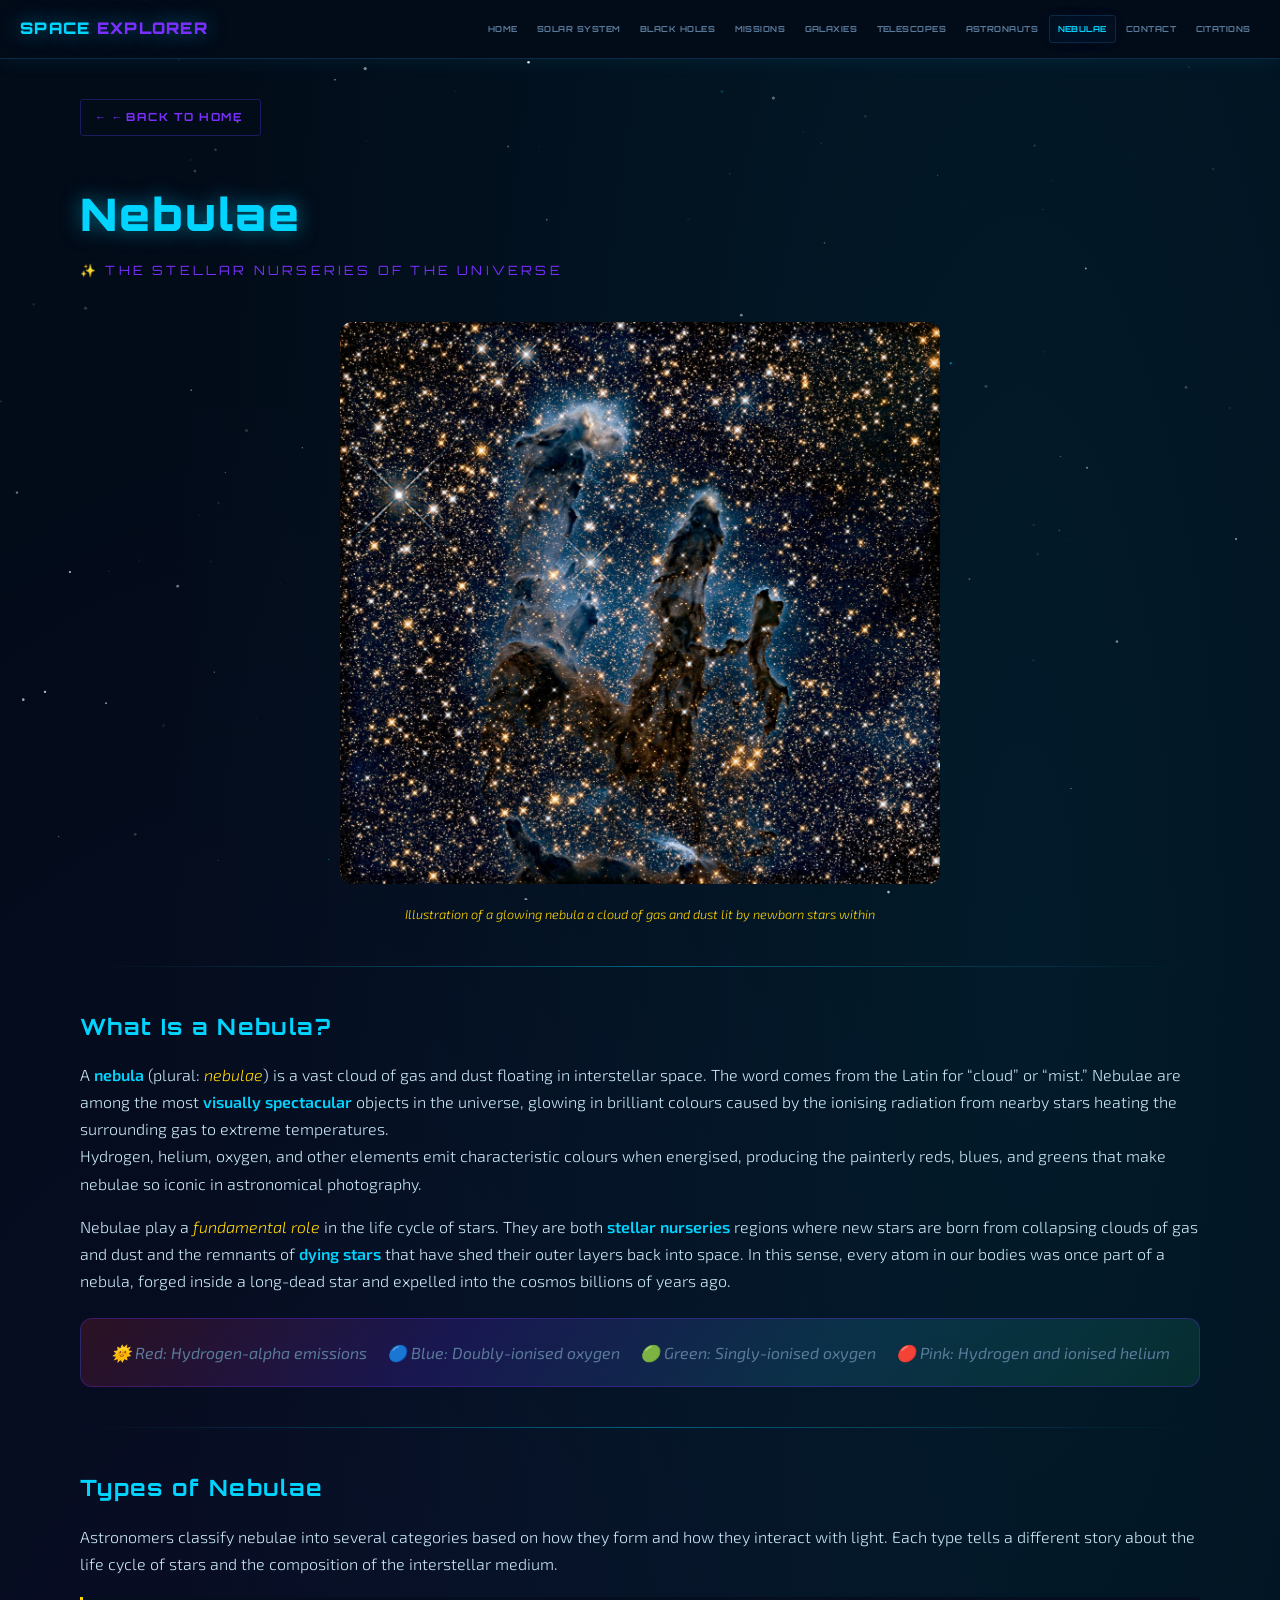
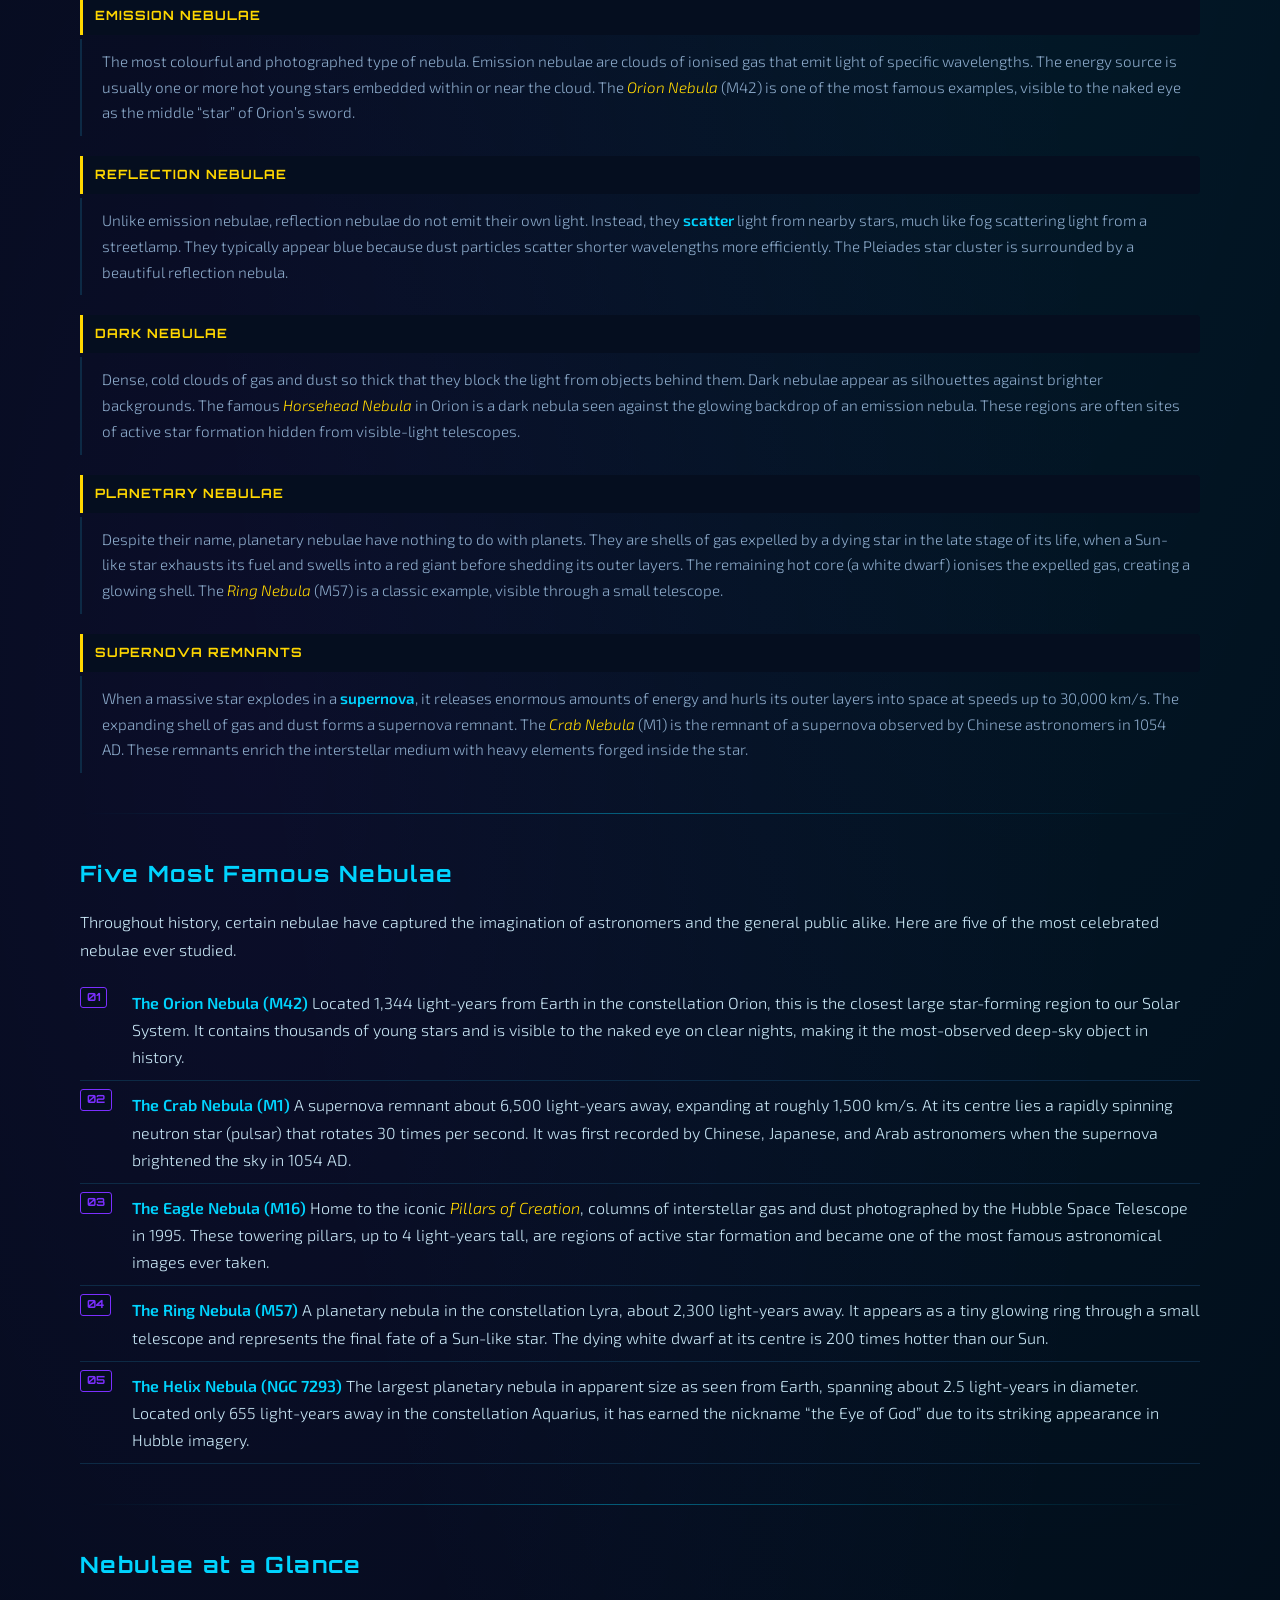
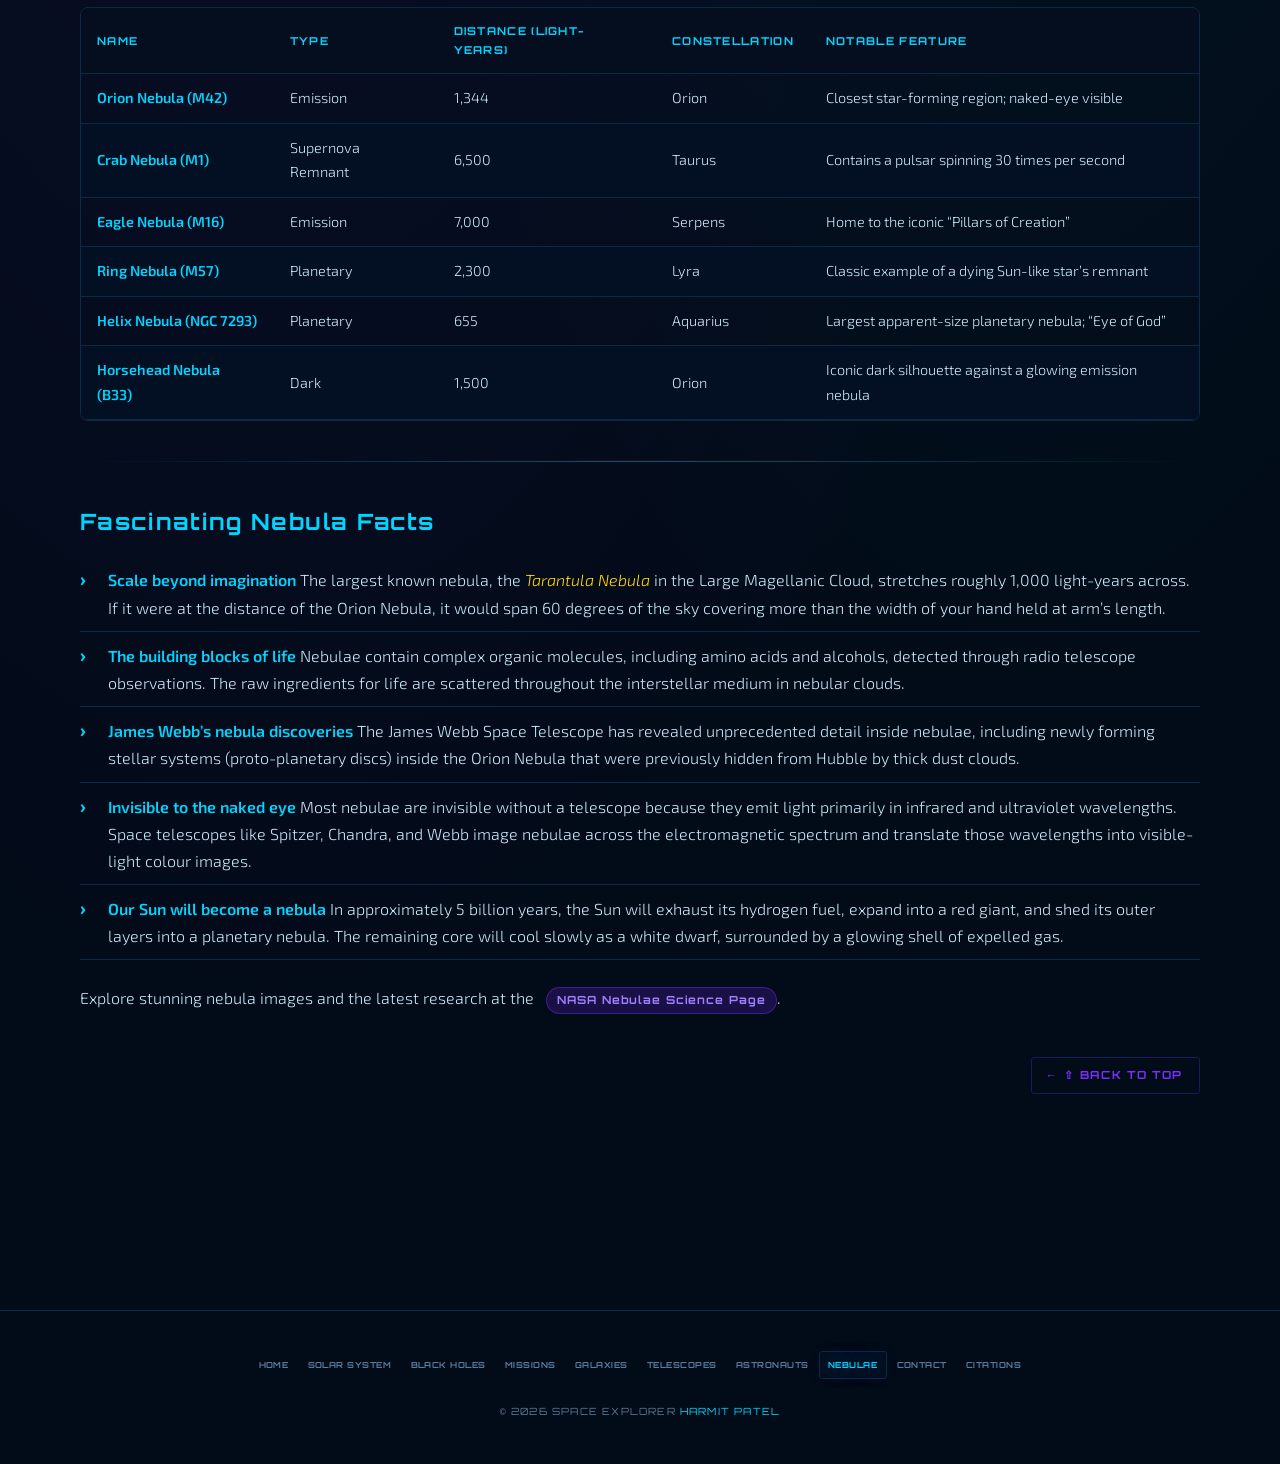
<file: nebulae.html>
<!DOCTYPE html>
<!-- ============================================================
     nebulae.html - Nebulae Page
     Author: Harmit Patel -                
     Course: Introduction to the Internet
     Description: Explores the different types of nebulae, how
                  they form stars, and their role in the lifecycle
                  of the universe. Demonstrates ordered list,
                  unordered list, definition list, table, image,
                  special characters, bold, italic, strong, em tags,
                  and paragraph content with hr and br tags.
     ============================================================ -->
<html lang="en">

  <!-- HEAD section: metadata, title, and stylesheet link -->
  <head>
    <!-- Character encoding for full Unicode support -->
    <meta charset="UTF-8" />

    <!-- Viewport meta for responsive display on mobile devices -->
    <meta name="viewport" content="width=device-width, initial-scale=1.0" />

    <!-- Brief description for search engines -->
    <meta name="description" content="Explore nebulae - the breathtaking clouds of gas and dust where stars are born and die." />

    <!-- Page title shown in the browser tab -->
    <title>Space Explorer | Nebulae</title>

    <!-- Link to the shared external CSS stylesheet -->
    <link rel="stylesheet" href="style.css" />

    <!-- Page-specific styles for nebula colour accents -->
    <style>
      /* Glowing colour band to represent nebula hues */
      .nebula-banner {
        background: linear-gradient(135deg,
          rgba(255,50,50,0.15) 0%,
          rgba(100,50,255,0.2) 33%,
          rgba(50,200,255,0.15) 66%,
          rgba(50,255,150,0.1) 100%);
        border: 1px solid rgba(123,47,255,0.3);
        border-radius: 12px;
        padding: 20px;
        margin: 24px 0;
        text-align: center;
        font-style: italic;
        color: var(--color-muted);
      }
    </style>
  </head>

  <!-- BODY: all visible page content -->
  <body>

    <!-- Animated star-field canvas (rendered by main.js) -->
    <canvas id="starfield"></canvas>

    <!-- Page wrapper ensures content appears above the canvas -->
    <div class="page-wrapper">

      <!-- ======================================================
           HEADER & NAVIGATION
           Sticky header linking to all site pages.
           ====================================================== -->
      <header>
        <div class="header-inner">

          <!-- Site logo linking back to the home page -->
          <a href="index.html" class="site-logo">SPACE<span>&nbsp;EXPLORER</span></a>

          <!-- Primary navigation menu -->
          <nav>
            <ul>
              <li><a href="index.html">Home</a></li>
              <li><a href="solarsystem.html">Solar System</a></li>
              <li><a href="blackholes.html">Black Holes</a></li>
              <li><a href="missions.html">Missions</a></li>
              <li><a href="galaxies.html">Galaxies</a></li>
              <li><a href="telescope.html">Telescopes</a></li>
              <li><a href="astronauts.html">Astronauts</a></li>
              <li><a href="nebulae.html">Nebulae</a></li>
              <li><a href="contact.html">Contact</a></li>
              <li><a href="citations.html">Citations</a></li>
            </ul>
          </nav>
        </div>
      </header>

      <!-- ======================================================
           MAIN CONTENT
           All primary page content lives within this main element.
           ====================================================== -->
      <main>

        <!-- Back link navigation for easy return to the home page -->
        <a href="index.html" class="back-link">&#8592; Back to Home</a>

        <!-- Page heading using h1 tag (main headline) -->
        <h1 class="page-title">Nebulae</h1>

        <!-- Page subtitle with special character for a star symbol -->
        <p class="page-subtitle">&#10024; The Stellar Nurseries of the Universe</p>

        <!-- Nebula illustration image with alt text and dimensions -->
        <div class="text-center">
          <img src="nebulae.jpg"
               alt="Colourful illustration of a nebula with glowing gas clouds in red, purple, and blue hues surrounding a bright central star"
               width="600" height="400"
               style="width:100%;max-width:600px;height:auto;border-radius:12px;margin:20px auto;display:block;" />
          <!-- Image caption using italic text -->
          <p style="color:var(--color-muted);font-size:0.8rem;">
            <em>Illustration of a glowing nebula   a cloud of gas and dust lit by newborn stars within</em>
          </p>
        </div>

        <!-- Horizontal rule used as a visual section divider -->
        <hr />

        <!-- Introduction paragraphs with bold, strong, italic, and em tags -->
        <h2>What Is a Nebula?</h2>

        <p>
          A <strong>nebula</strong> (plural: <em>nebulae</em>) is a vast cloud of gas and dust
          floating in interstellar space. The word comes from the Latin for &ldquo;cloud&rdquo; or
          &ldquo;mist.&rdquo; Nebulae are among the most <strong>visually spectacular</strong>
          objects in the universe, glowing in brilliant colours caused by the ionising radiation
          from nearby stars heating the surrounding gas to extreme temperatures. <br />
          Hydrogen, helium, oxygen, and other elements emit characteristic colours when energised,
          producing the painterly reds, blues, and greens that make nebulae so iconic in
          astronomical photography.
        </p>

        <p>
          Nebulae play a <em>fundamental role</em> in the life cycle of stars. They are both
          <strong>stellar nurseries</strong>   regions where new stars are born from
          collapsing clouds of gas and dust   and the remnants of <strong>dying stars</strong>
          that have shed their outer layers back into space. In this sense, every atom in our
          bodies was once part of a nebula, forged inside a long-dead star and expelled into
          the cosmos billions of years ago.
        </p>

        <!-- Decorative nebula colour banner with special characters -->
        <div class="nebula-banner">
          &#127774; Red: Hydrogen-alpha emissions &nbsp;                &nbsp;
          &#128309; Blue: Doubly-ionised oxygen &nbsp;                &nbsp;
          &#128994; Green: Singly-ionised oxygen &nbsp;                &nbsp;
          &#128308; Pink: Hydrogen and ionised helium
        </div>

        <!-- Second horizontal rule -->
        <hr />

        <!-- Types of nebulae: definition list (dl) -->
        <h2>Types of Nebulae</h2>

        <p>
          Astronomers classify nebulae into several categories based on how they form and
          how they interact with light. Each type tells a different story about the life
          cycle of stars and the composition of the interstellar medium.
        </p>

        <!-- Definition list demonstrating dt and dd tags -->
        <dl class="space-dl">

          <!-- Term 1 -->
          <dt>Emission Nebulae</dt>
          <dd>
            The most colourful and photographed type of nebula. Emission nebulae are clouds of
            ionised gas that emit light of specific wavelengths. The energy source is usually one
            or more hot young stars embedded within or near the cloud. The <em>Orion Nebula</em>
            (M42) is one of the most famous examples, visible to the naked eye as the middle
            &ldquo;star&rdquo; of Orion&rsquo;s sword.
          </dd>

          <!-- Term 2 -->
          <dt>Reflection Nebulae</dt>
          <dd>
            Unlike emission nebulae, reflection nebulae do not emit their own light. Instead,
            they <strong>scatter</strong> light from nearby stars, much like fog scattering
            light from a streetlamp. They typically appear blue because dust particles scatter
            shorter wavelengths more efficiently. The Pleiades star cluster is surrounded by
            a beautiful reflection nebula.
          </dd>

          <!-- Term 3 -->
          <dt>Dark Nebulae</dt>
          <dd>
            Dense, cold clouds of gas and dust so thick that they block the light from objects
            behind them. Dark nebulae appear as silhouettes against brighter backgrounds.
            The famous <em>Horsehead Nebula</em> in Orion is a dark nebula seen against the
            glowing backdrop of an emission nebula. These regions are often sites of active
            star formation hidden from visible-light telescopes.
          </dd>

          <!-- Term 4 -->
          <dt>Planetary Nebulae</dt>
          <dd>
            Despite their name, planetary nebulae have nothing to do with planets. They are
            shells of gas expelled by a dying star in the late stage of its life, when a
            Sun-like star exhausts its fuel and swells into a red giant before shedding its
            outer layers. The remaining hot core (a white dwarf) ionises the expelled gas,
            creating a glowing shell. The <em>Ring Nebula</em> (M57) is a classic example,
            visible through a small telescope.
          </dd>

          <!-- Term 5 -->
          <dt>Supernova Remnants</dt>
          <dd>
            When a massive star explodes in a <strong>supernova</strong>, it releases enormous
            amounts of energy and hurls its outer layers into space at speeds up to 30,000 km/s.
            The expanding shell of gas and dust forms a supernova remnant. The
            <em>Crab Nebula</em> (M1) is the remnant of a supernova observed by Chinese
            astronomers in 1054 AD. These remnants enrich the interstellar medium with heavy
            elements forged inside the star.
          </dd>

        </dl><!-- end dl -->

        <!-- Horizontal rule before the ordered list section -->
        <hr />

        <!-- Top five nebulae: ordered list (ol) -->
        <h2>Five Most Famous Nebulae</h2>

        <p>
          Throughout history, certain nebulae have captured the imagination of astronomers
          and the general public alike. Here are five of the most celebrated nebulae ever studied.
        </p>

        <!-- Ordered list with at least 3 items -->
        <ol class="space-ol">

          <li>
            <strong>The Orion Nebula (M42)</strong>   Located 1,344 light-years from
            Earth in the constellation Orion, this is the closest large star-forming region
            to our Solar System. It contains thousands of young stars and is visible to
            the naked eye on clear nights, making it the most-observed deep-sky object in history.
          </li>

          <li>
            <strong>The Crab Nebula (M1)</strong>   A supernova remnant about 6,500
            light-years away, expanding at roughly 1,500 km/s. At its centre lies a rapidly
            spinning neutron star (pulsar) that rotates 30 times per second. It was first
            recorded by Chinese, Japanese, and Arab astronomers when the supernova brightened
            the sky in 1054 AD.
          </li>

          <li>
            <strong>The Eagle Nebula (M16)</strong>   Home to the iconic
            <em>Pillars of Creation</em>, columns of interstellar gas and dust photographed
            by the Hubble Space Telescope in 1995. These towering pillars, up to 4 light-years
            tall, are regions of active star formation and became one of the most famous
            astronomical images ever taken.
          </li>

          <li>
            <strong>The Ring Nebula (M57)</strong>   A planetary nebula in the
            constellation Lyra, about 2,300 light-years away. It appears as a tiny glowing
            ring through a small telescope and represents the final fate of a Sun-like star.
            The dying white dwarf at its centre is 200 times hotter than our Sun.
          </li>

          <li>
            <strong>The Helix Nebula (NGC 7293)</strong>   The largest planetary nebula
            in apparent size as seen from Earth, spanning about 2.5 light-years in diameter.
            Located only 655 light-years away in the constellation Aquarius, it has earned
            the nickname &ldquo;the Eye of God&rdquo; due to its striking appearance in
            Hubble imagery.
          </li>

        </ol><!-- end ol -->

        <!-- Horizontal rule before the table -->
        <hr />

        <!-- Nebulae comparison table -->
        <h2>Nebulae at a Glance</h2>

        <!-- Table wrapper div for horizontal scrolling on small screens -->
        <div class="table-wrap">
          <table>
            <!-- Table header row -->
            <thead>
              <tr>
                <th>Name</th>
                <th>Type</th>
                <th>Distance (Light-Years)</th>
                <th>Constellation</th>
                <th>Notable Feature</th>
              </tr>
            </thead>
            <!-- Table body rows -->
            <tbody>
              <tr>
                <td><strong>Orion Nebula (M42)</strong></td>
                <td>Emission</td>
                <td>1,344</td>
                <td>Orion</td>
                <td>Closest star-forming region; naked-eye visible</td>
              </tr>
              <tr>
                <td><strong>Crab Nebula (M1)</strong></td>
                <td>Supernova Remnant</td>
                <td>6,500</td>
                <td>Taurus</td>
                <td>Contains a pulsar spinning 30 times per second</td>
              </tr>
              <tr>
                <td><strong>Eagle Nebula (M16)</strong></td>
                <td>Emission</td>
                <td>7,000</td>
                <td>Serpens</td>
                <td>Home to the iconic &ldquo;Pillars of Creation&rdquo;</td>
              </tr>
              <tr>
                <td><strong>Ring Nebula (M57)</strong></td>
                <td>Planetary</td>
                <td>2,300</td>
                <td>Lyra</td>
                <td>Classic example of a dying Sun-like star&rsquo;s remnant</td>
              </tr>
              <tr>
                <td><strong>Helix Nebula (NGC 7293)</strong></td>
                <td>Planetary</td>
                <td>655</td>
                <td>Aquarius</td>
                <td>Largest apparent-size planetary nebula; &ldquo;Eye of God&rdquo;</td>
              </tr>
              <tr>
                <td><strong>Horsehead Nebula (B33)</strong></td>
                <td>Dark</td>
                <td>1,500</td>
                <td>Orion</td>
                <td>Iconic dark silhouette against a glowing emission nebula</td>
              </tr>
            </tbody>
          </table>
        </div><!-- end .table-wrap -->

        <!-- Horizontal rule before unordered list -->
        <hr />

        <!-- Key facts: unordered list (ul) -->
        <h2>Fascinating Nebula Facts</h2>

        <!-- Unordered list with at least 3 items -->
        <ul class="space-list">

          <li>
            <strong>Scale beyond imagination</strong>   The largest known nebula,
            the <em>Tarantula Nebula</em> in the Large Magellanic Cloud, stretches roughly
            1,000 light-years across. If it were at the distance of the Orion Nebula, it would
            span 60 degrees of the sky   covering more than the width of your hand held
            at arm&rsquo;s length.
          </li>

          <li>
            <strong>The building blocks of life</strong>   Nebulae contain complex
            organic molecules, including amino acids and alcohols, detected through radio
            telescope observations. The raw ingredients for life are scattered throughout
            the interstellar medium in nebular clouds.
          </li>

          <li>
            <strong>James Webb&rsquo;s nebula discoveries</strong>   The James Webb
            Space Telescope has revealed unprecedented detail inside nebulae, including
            newly forming stellar systems (proto-planetary discs) inside the Orion Nebula
            that were previously hidden from Hubble by thick dust clouds.
          </li>

          <li>
            <strong>Invisible to the naked eye</strong>   Most nebulae are invisible
            without a telescope because they emit light primarily in infrared and ultraviolet
            wavelengths. Space telescopes like Spitzer, Chandra, and Webb image nebulae across
            the electromagnetic spectrum and translate those wavelengths into visible-light
            colour images.
          </li>

          <li>
            <strong>Our Sun will become a nebula</strong>   In approximately 5 billion
            years, the Sun will exhaust its hydrogen fuel, expand into a red giant, and shed
            its outer layers into a planetary nebula. The remaining core will cool slowly as
            a white dwarf, surrounded by a glowing shell of expelled gas.
          </li>

        </ul><!-- end ul -->

        <!-- External link to a reputable astronomy resource -->
         
        <p class="link">
          Explore stunning nebula images and the latest research at the
          <a href="https://www.nasa.gov/science/universe/nebulas/" target="_blank" rel="noopener noreferrer">
           <span  class="planet-badge badge-gas">NASA Nebulae Science Page</a>.</span> 
        </p>

        <!-- Line break for spacing before back-to-top link -->
        <br />

        <!-- Back-to-top internal navigation link -->
        <p class="text-right">
          <a href="#" class="back-link" style="display:inline-flex;">&#8679; Back to Top</a>
        </p>

      </main><!-- end main -->

      <!-- ======================================================
           FOOTER
           Repeated navigation and copyright notice.
           ====================================================== -->
      <footer>
        <div class="footer-inner">

          <!-- Footer navigation repeats the header navigation -->
          <nav>
            <ul>
              <li><a href="index.html">Home</a></li>
              <li><a href="solarsystem.html">Solar System</a></li>
              <li><a href="blackholes.html">Black Holes</a></li>
              <li><a href="missions.html">Missions</a></li>
              <li><a href="galaxies.html">Galaxies</a></li>
              <li><a href="telescope.html">Telescopes</a></li>
              <li><a href="astronauts.html">Astronauts</a></li>
              <li><a href="nebulae.html">Nebulae</a></li>
              <li><a href="contact.html">Contact</a></li>
              <li><a href="citations.html">Citations</a></li>
            </ul>
          </nav>

          <!-- Copyright notice using special HTML entities -->
          <p>&copy; 2026 Space Explorer   <span class="footer-name">Harmit Patel</span>                                                  </p>
        </div>
      </footer>

      <!-- Floating scroll-to-top button (styled inline) -->
      <button id="scrollTopBtn" title="Back to top"
              style="position:fixed;bottom:30px;right:30px;
                     background:var(--color-primary);color:var(--color-bg);
                     border:none;border-radius:50%;width:44px;height:44px;
                     font-size:1.2rem;cursor:pointer;opacity:0;
                     transition:opacity 0.3s ease;z-index:999;">&#8679;</button>

    </div><!-- end .page-wrapper -->

    <!-- External JavaScript file loaded at end of body for performance -->
    <script src="main.js"></script>

  </body>
</html>
</file>
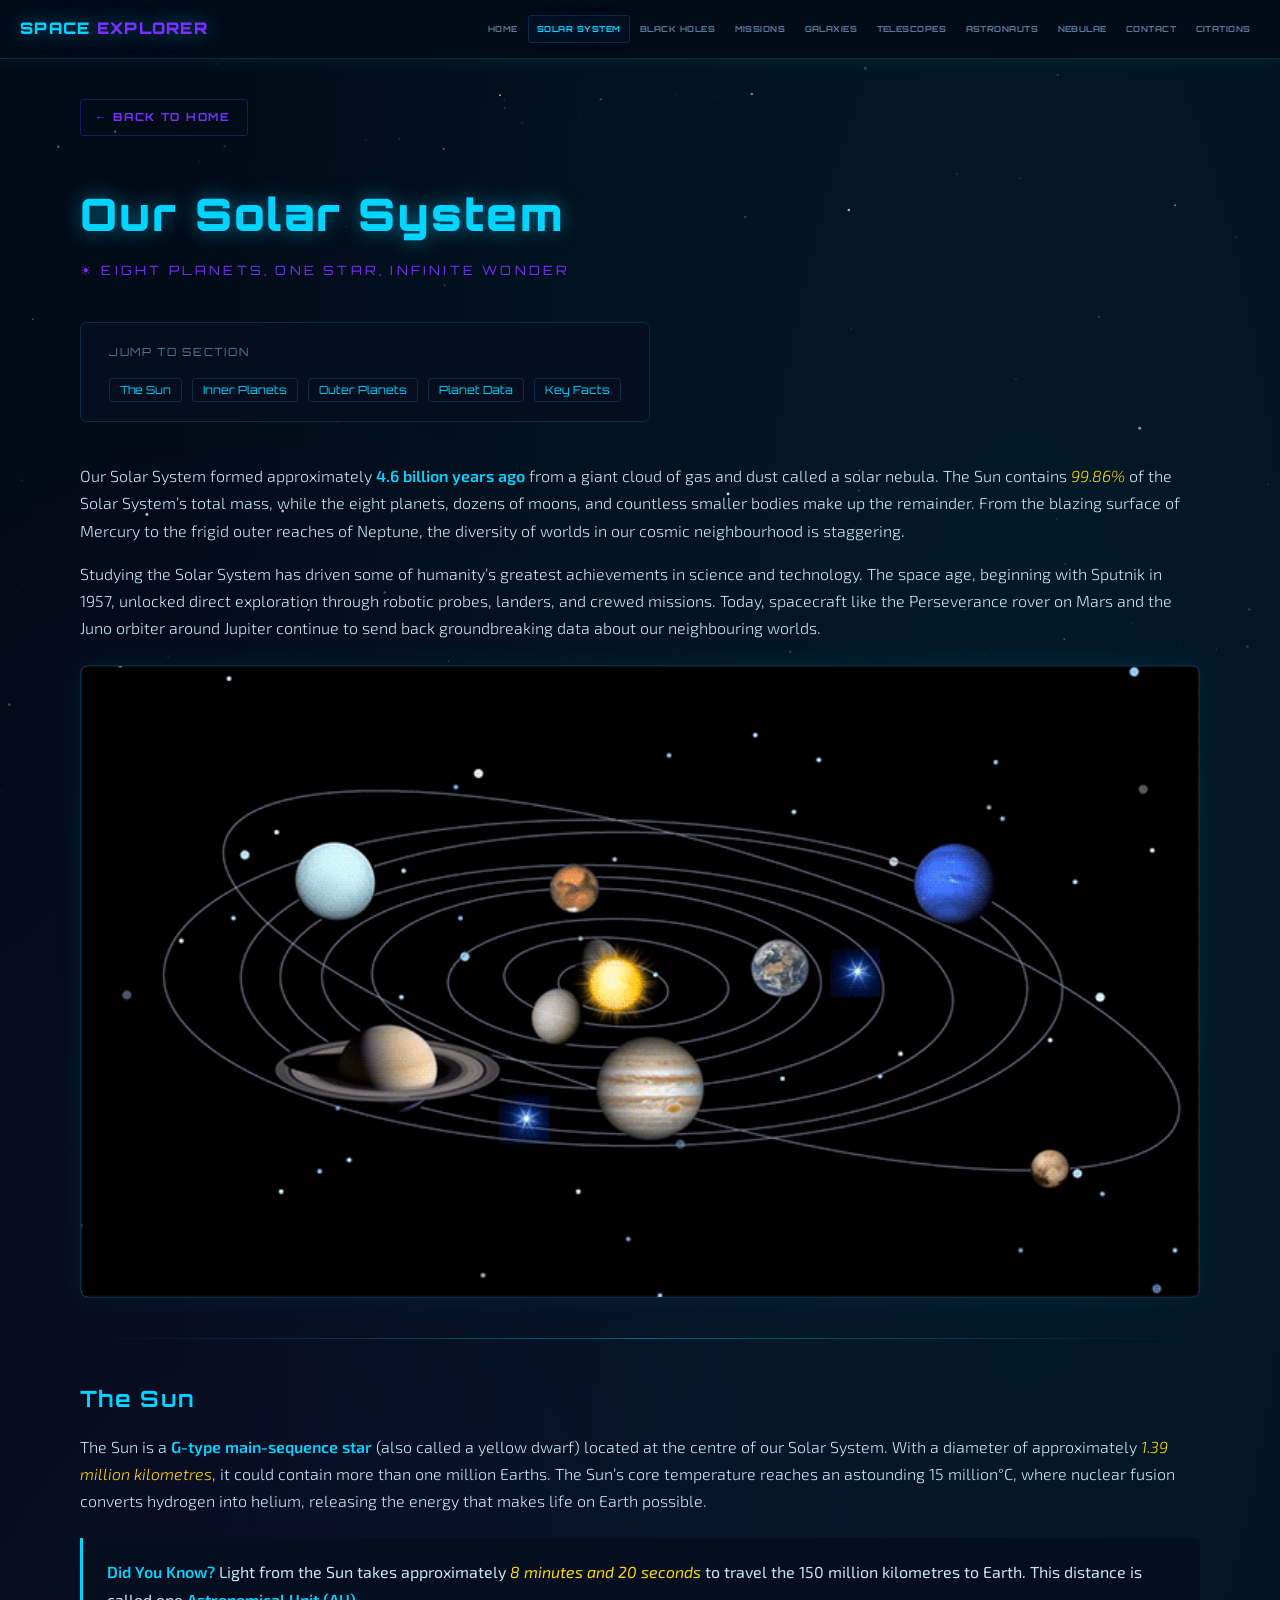
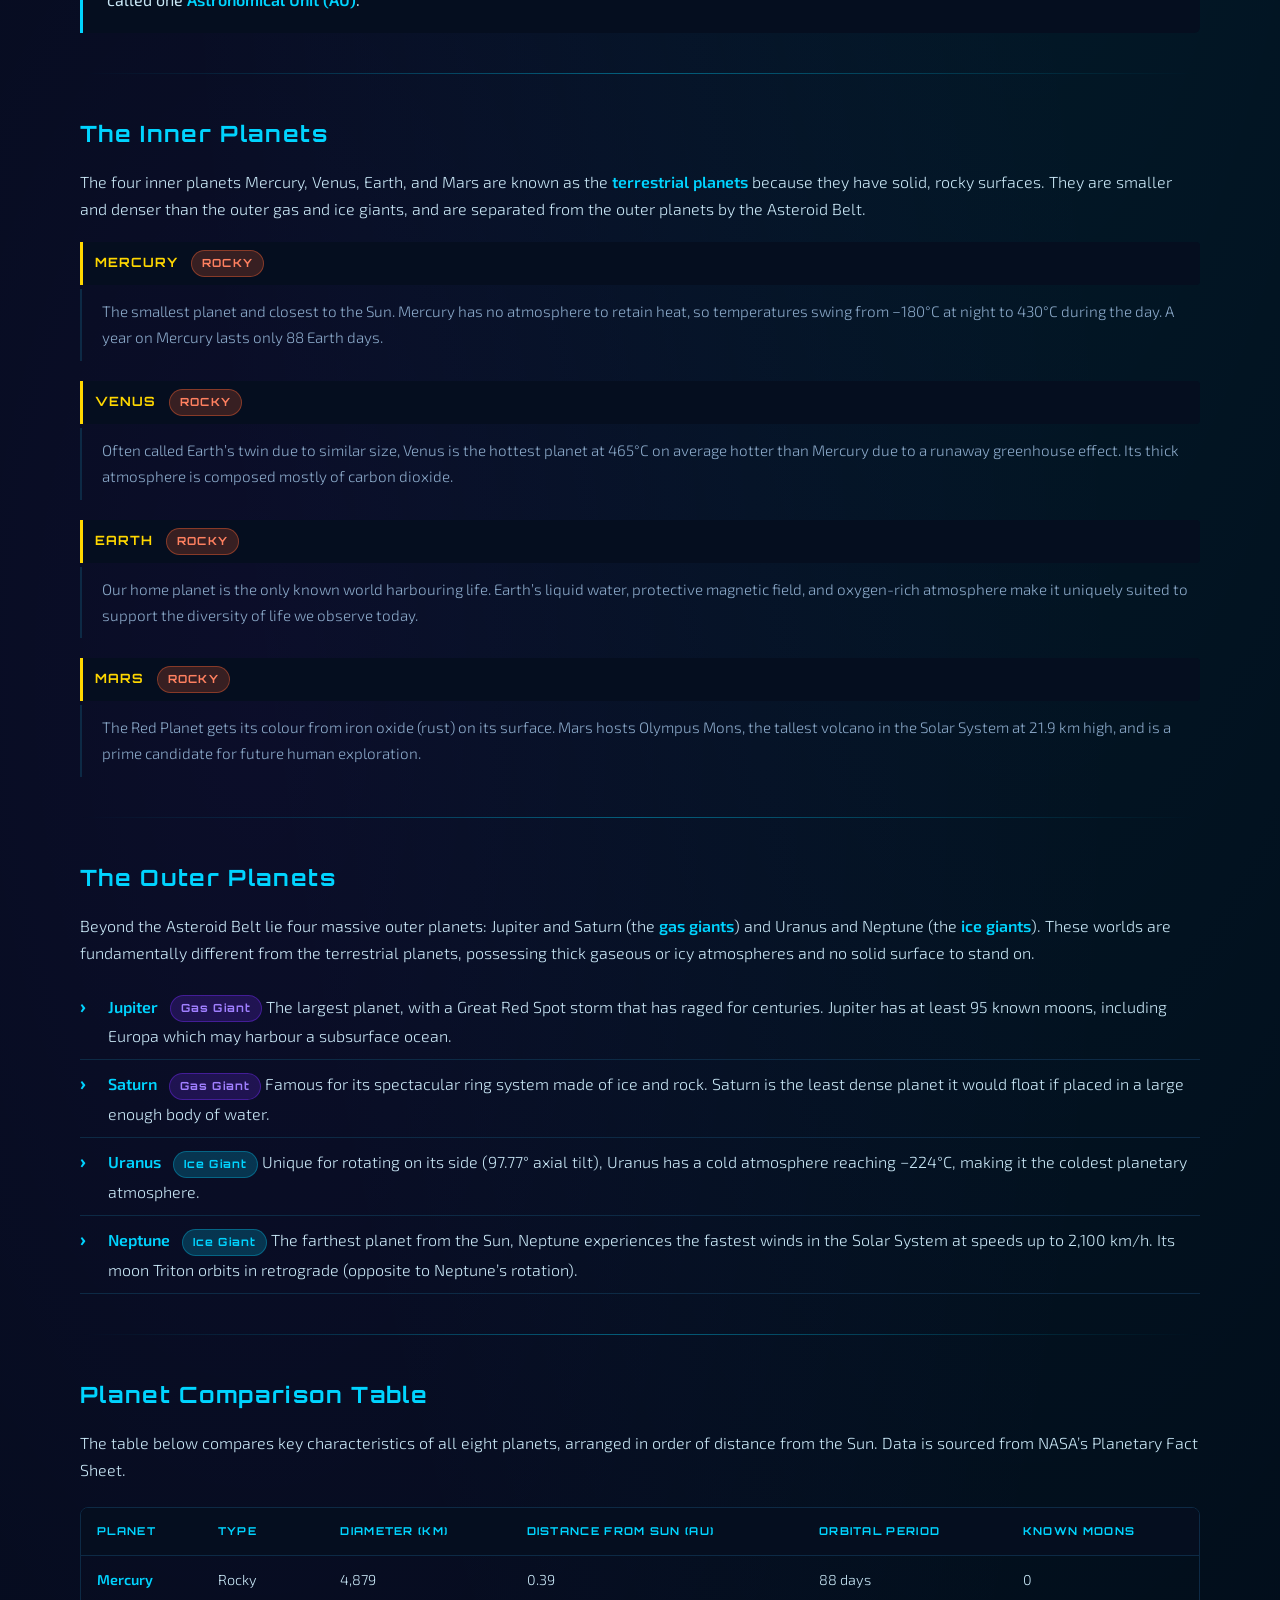
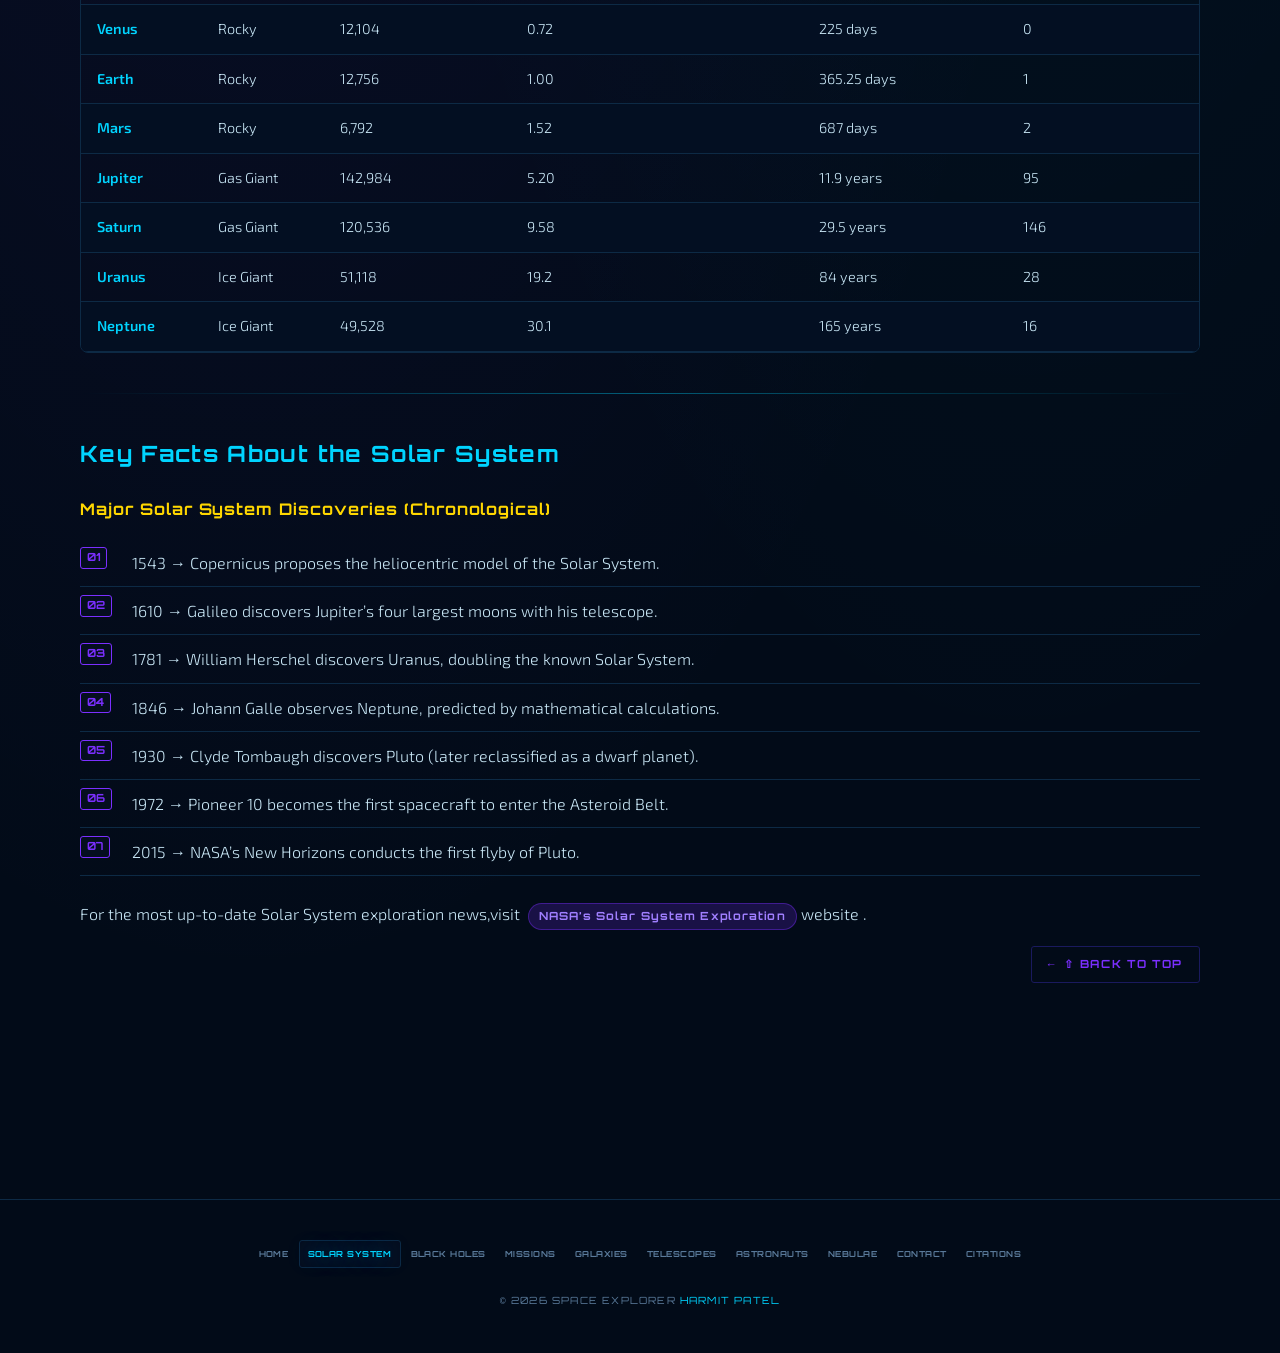
<file: solarsystem.html>
<!DOCTYPE html>
<!-- ============================================================
     solarsystem.html - The Solar System Page
     Author: Harmit Patel -                
     Description: Covers the 8 planets, the Sun, and key facts
                  about our Solar System. Demonstrates tables,
                  ordered lists, definition lists, images, and
                  internal anchor links for in-page navigation.
     ============================================================ -->
<html lang="en">

  <head>
    <meta charset="UTF-8" />
    <meta name="viewport" content="width=device-width, initial-scale=1.0" />
    <meta name="description" content="Explore the eight planets and wonders of our Solar System." />

    <!-- Page-specific title shown in the browser tab -->
    <title>Space Explorer | Solar System</title>

    <link rel="stylesheet" href="style.css" />

    <!-- Additional inline styles specific to this page -->
    <style>
      /* Planet badge: coloured pill label displayed beside each planet name */
      .planet-badge {
        display:      inline-block;
        padding:      3px 10px;
        border-radius: 20px;
        font-size:    0.7rem;
        font-family:  var(--font-display);
        font-weight:  700;
        letter-spacing: 0.1em;
        margin-left:  8px;
        vertical-align: middle;
      }
      /* Rocky planet badge colour */
      .badge-rocky  { background: rgba(255,100,50,0.2); color: #ff8060; border: 1px solid rgba(255,100,50,0.4); }
      /* Gas giant badge colour */
      .badge-gas    { background: rgba(123,47,255,0.2); color: #a07fff; border: 1px solid rgba(123,47,255,0.4); }
      /* Ice giant badge colour */
      .badge-ice    { background: rgba(0,212,255,0.2);  color: #00d4ff; border: 1px solid rgba(0,212,255,0.3); }
    </style>
  </head>

  <body>
    <canvas id="starfield"></canvas>
    <div class="page-wrapper">

      <!-- HEADER & NAV (consistent across all pages) -->
      <header>
        <div class="header-inner">
          <a href="index.html" class="site-logo">SPACE<span>&nbsp;EXPLORER</span></a>
          <nav>
            <ul>
              <li><a href="index.html">Home</a></li>
              <li><a href="solarsystem.html">Solar System</a></li>
              <li><a href="blackholes.html">Black Holes</a></li>
              <li><a href="missions.html">Missions</a></li>
              <li><a href="galaxies.html">Galaxies</a></li>
              <li><a href="telescope.html">Telescopes</a></li>
              <li><a href="astronauts.html">Astronauts</a></li>
              <li><a href="nebulae.html">Nebulae</a></li>
              <li><a href="contact.html">Contact</a></li>
              <li><a href="citations.html">Citations</a></li>
            </ul>
          </nav>
        </div>
      </header>

      <!-- MAIN CONTENT -->
      <main>

        <!-- Back to home navigation link -->
        <a href="index.html" class="back-link">Back to Home</a>

        <!-- Page title and subtitle -->
        <h1 class="page-title">Our Solar System</h1>
        <p class="page-subtitle">&#9728; Eight Planets, One Star, Infinite Wonder</p>

        <!-- ====================================================
             INTERNAL NAVIGATION (jump links)
             Required because this page is 1.5+ screens long.
             Each link jumps to a named anchor further down.
             ==================================================== -->
        <div class="jump-nav">
          <p>Jump to Section</p>
          <ul>
            <li><a href="#sun">The Sun</a></li>
            <li><a href="#inner-planets">Inner Planets</a></li>
            <li><a href="#outer-planets">Outer Planets</a></li>
            <li><a href="#planet-table">Planet Data</a></li>
            <li><a href="#lists">Key Facts</a></li>
          </ul>
        </div>

        <!-- Introduction paragraphs -->
        <p>
          Our Solar System formed approximately <strong>4.6 billion years ago</strong>
          from a giant cloud of gas and dust called a solar nebula. The Sun contains
          <em>99.86%</em> of the Solar System&rsquo;s total mass, while the eight planets,
          dozens of moons, and countless smaller bodies make up the remainder.
          From the blazing surface of Mercury to the frigid outer reaches of Neptune,
          the diversity of worlds in our cosmic neighbourhood is staggering.
        </p>

        <p>
          Studying the Solar System has driven some of humanity&rsquo;s greatest achievements
          in science and technology. The space age, beginning with Sputnik in 1957, unlocked
          direct exploration through robotic probes, landers, and crewed missions. Today,
          spacecraft like the Perseverance rover on Mars and the Juno orbiter around Jupiter
          continue to send back groundbreaking data about our neighbouring worlds.
        </p>

        <!-- Page image: Solar System diagram placeholder using CSS art -->
        <div class="img-frame">
          <img src="solar.gif"
               alt="Diagram showing the eight planets of the Solar System in order from the Sun"
               width="900" height="380"
               style="width:100%;height:auto;background:linear-gradient(90deg,#ff6432,#ffd700,#00aaff,#7b2fff);
                      min-height:200px;display:block;" />
        </div>

        <hr />

        <!-- ====================================================
             THE SUN - anchor target for internal link
             ==================================================== -->
        <h2 id="sun" class="anchor-target">The Sun</h2>

        <p>
          The Sun is a <strong>G-type main-sequence star</strong> (also called a yellow dwarf)
          located at the centre of our Solar System. With a diameter of approximately
          <em>1.39 million kilometres</em>, it could contain more than one million Earths.
          The Sun&rsquo;s core temperature reaches an astounding 15 million&deg;C, where
          nuclear fusion converts hydrogen into helium, releasing the energy that makes life
          on Earth possible.
        </p>

        <!-- Info box callout -->
        <div class="info-box">
          <strong>Did You Know?</strong> Light from the Sun takes approximately
          <em>8 minutes and 20 seconds</em> to travel the 150 million kilometres to Earth.
          This distance is called one <strong>Astronomical Unit (AU)</strong>.
        </div>

        <hr />

        <!-- ====================================================
             INNER PLANETS - anchor target
             ==================================================== -->
        <h2 id="inner-planets" class="anchor-target">The Inner Planets</h2>

        <p>
          The four inner planets   Mercury, Venus, Earth, and Mars   are
          known as the <strong>terrestrial planets</strong> because they have solid,
          rocky surfaces. They are smaller and denser than the outer gas and ice giants,
          and are separated from the outer planets by the Asteroid Belt.
        </p>

        <!-- Planet definitions using definition list (dl) -->
        <dl class="space-dl">

          <dt>Mercury <span class="planet-badge badge-rocky">Rocky</span></dt>
          <dd>
            The smallest planet and closest to the Sun. Mercury has no atmosphere to retain heat,
            so temperatures swing from &minus;180&deg;C at night to 430&deg;C during the day.
            A year on Mercury lasts only 88 Earth days.
          </dd>

          <dt>Venus <span class="planet-badge badge-rocky">Rocky</span></dt>
          <dd>
            Often called Earth&rsquo;s twin due to similar size, Venus is the hottest planet
            at 465&deg;C on average   hotter than Mercury   due to a runaway
            greenhouse effect. Its thick atmosphere is composed mostly of carbon dioxide.
          </dd>

          <dt>Earth <span class="planet-badge badge-rocky">Rocky</span></dt>
          <dd>
            Our home planet is the only known world harbouring life. Earth&rsquo;s liquid water,
            protective magnetic field, and oxygen-rich atmosphere make it uniquely suited
            to support the diversity of life we observe today.
          </dd>

          <dt>Mars <span class="planet-badge badge-rocky">Rocky</span></dt>
          <dd>
            The Red Planet gets its colour from iron oxide (rust) on its surface. Mars hosts
            Olympus Mons, the tallest volcano in the Solar System at 21.9 km high,
            and is a prime candidate for future human exploration.
          </dd>

        </dl><!-- end definition list -->

        <hr />

        <!-- ====================================================
             OUTER PLANETS - anchor target
             ==================================================== -->
        <h2 id="outer-planets" class="anchor-target">The Outer Planets</h2>

        <p>
          Beyond the Asteroid Belt lie four massive outer planets: Jupiter and Saturn
          (the <strong>gas giants</strong>) and Uranus and Neptune (the <strong>ice giants</strong>).
          These worlds are fundamentally different from the terrestrial planets, possessing
          thick gaseous or icy atmospheres and no solid surface to stand on.
        </p>

        <!-- Unordered list of outer planet highlights -->
        <ul class="space-list">
          <li>
            <strong>Jupiter</strong> <span class="planet-badge badge-gas">Gas Giant</span>
              The largest planet, with a Great Red Spot storm that has raged for centuries.
            Jupiter has at least 95 known moons, including Europa which may harbour a subsurface ocean.
          </li>
          <li>
            <strong>Saturn</strong> <span class="planet-badge badge-gas">Gas Giant</span>
              Famous for its spectacular ring system made of ice and rock. Saturn is
            the least dense planet   it would float if placed in a large enough body of water.
          </li>
          <li>
            <strong>Uranus</strong> <span class="planet-badge badge-ice">Ice Giant</span>
              Unique for rotating on its side (97.77&deg; axial tilt), Uranus has
            a cold atmosphere reaching &minus;224&deg;C, making it the coldest planetary atmosphere.
          </li>
          <li>
            <strong>Neptune</strong> <span class="planet-badge badge-ice">Ice Giant</span>
              The farthest planet from the Sun, Neptune experiences the fastest winds
            in the Solar System at speeds up to 2,100 km/h. Its moon Triton orbits
            in retrograde (opposite to Neptune&rsquo;s rotation).
          </li>
        </ul>

        <hr />

        <!-- ====================================================
             PLANET DATA TABLE - anchor target
             ==================================================== -->
        <h2 id="planet-table" class="anchor-target">Planet Comparison Table</h2>

        <p>
          The table below compares key characteristics of all eight planets, arranged
          in order of distance from the Sun. Data is sourced from NASA&rsquo;s
          Planetary Fact Sheet.
        </p>

        <!-- Table wrapper prevents horizontal overflow -->
        <div class="table-wrap">
          <table>
            <thead>
              <tr>
                <th>Planet</th>
                <th>Type</th>
                <th>Diameter (km)</th>
                <th>Distance from Sun (AU)</th>
                <th>Orbital Period</th>
                <th>Known Moons</th>
              </tr>
            </thead>
            <tbody>
              <tr>
                <td><strong>Mercury</strong></td>
                <td>Rocky</td>
                <td>4,879</td>
                <td>0.39</td>
                <td>88 days</td>
                <td>0</td>
              </tr>
              <tr>
                <td><strong>Venus</strong></td>
                <td>Rocky</td>
                <td>12,104</td>
                <td>0.72</td>
                <td>225 days</td>
                <td>0</td>
              </tr>
              <tr>
                <td><strong>Earth</strong></td>
                <td>Rocky</td>
                <td>12,756</td>
                <td>1.00</td>
                <td>365.25 days</td>
                <td>1</td>
              </tr>
              <tr>
                <td><strong>Mars</strong></td>
                <td>Rocky</td>
                <td>6,792</td>
                <td>1.52</td>
                <td>687 days</td>
                <td>2</td>
              </tr>
              <tr>
                <td><strong>Jupiter</strong></td>
                <td>Gas Giant</td>
                <td>142,984</td>
                <td>5.20</td>
                <td>11.9 years</td>
                <td>95</td>
              </tr>
              <tr>
                <td><strong>Saturn</strong></td>
                <td>Gas Giant</td>
                <td>120,536</td>
                <td>9.58</td>
                <td>29.5 years</td>
                <td>146</td>
              </tr>
              <tr>
                <td><strong>Uranus</strong></td>
                <td>Ice Giant</td>
                <td>51,118</td>
                <td>19.2</td>
                <td>84 years</td>
                <td>28</td>
              </tr>
              <tr>
                <td><strong>Neptune</strong></td>
                <td>Ice Giant</td>
                <td>49,528</td>
                <td>30.1</td>
                <td>165 years</td>
                <td>16</td>
              </tr>
            </tbody>
          </table>
        </div><!-- end table-wrap -->

        <hr />

        <!-- ====================================================
             KEY FACTS LISTS - anchor target
             ==================================================== -->
        <h2 id="lists" class="anchor-target">Key Facts About the Solar System</h2>

        <!-- Ordered list: historical milestones -->
        <h3>Major Solar System Discoveries (Chronological)</h3>
        <ol class="space-ol">

          <li> 1543    &#8594;    Copernicus proposes the heliocentric model of the Solar System.</li>
          <li> 1610   &#8594;    Galileo discovers Jupiter&rsquo;s four largest moons with his telescope.</li>
          <li> 1781   &#8594;    William Herschel discovers Uranus, doubling the known Solar System.</li>
          <li> 1846   &#8594;    Johann Galle observes Neptune, predicted by mathematical calculations.</li>
          <li> 1930   &#8594;    Clyde Tombaugh discovers Pluto (later reclassified as a dwarf planet).</li>
          <li> 1972   &#8594;    Pioneer 10 becomes the first spacecraft to enter the Asteroid Belt.</li>
          <li> 2015   &#8594;    NASA&rsquo;s New Horizons conducts the first flyby of Pluto.</li>
        </ol>

        <!-- External link to NASA -->
        <p class="link">
          For the most up-to-date Solar System exploration news,visit<a href="https://solarsystem.nasa.gov" target="_blank"><span  class="planet-badge badge-gas">NASA&rsquo;s Solar System Exploration </span> website .</a>
        </p>

        <!-- Back to top internal link -->
        <p class="text-right">
          <a href="#" class="back-link" style="display:inline-flex;">&#8679; Back to Top</a>
        </p>

      </main>

      <!-- FOOTER -->
      <footer>
        <div class="footer-inner">
          <nav>
            <ul>
              <li><a href="index.html">Home</a></li>
              <li><a href="solarsystem.html">Solar System</a></li>
              <li><a href="blackholes.html">Black Holes</a></li>
              <li><a href="missions.html">Missions</a></li>
              <li><a href="galaxies.html">Galaxies</a></li>
              <li><a href="telescope.html">Telescopes</a></li>
              <li><a href="astronauts.html">Astronauts</a></li>
              <li><a href="nebulae.html">Nebulae</a></li>
              <li><a href="contact.html">Contact</a></li>
              <li><a href="citations.html">Citations</a></li>
            </ul>
          </nav>
          <p>&copy; 2026 Space Explorer   <span class="footer-name">Harmit Patel</span>                                                  </p>
        </div>
      </footer>

      <button id="scrollTopBtn" title="Back to top"
              style="position:fixed;bottom:30px;right:30px;
                     background:var(--color-primary);color:var(--color-bg);
                     border:none;border-radius:50%;width:44px;height:44px;
                     font-size:1.2rem;cursor:pointer;opacity:0;
                     transition:opacity 0.3s ease;z-index:999;">&#8679;</button>

    </div><!-- end .page-wrapper -->
    <script src="main.js"></script>
  </body>
</html>
</file>
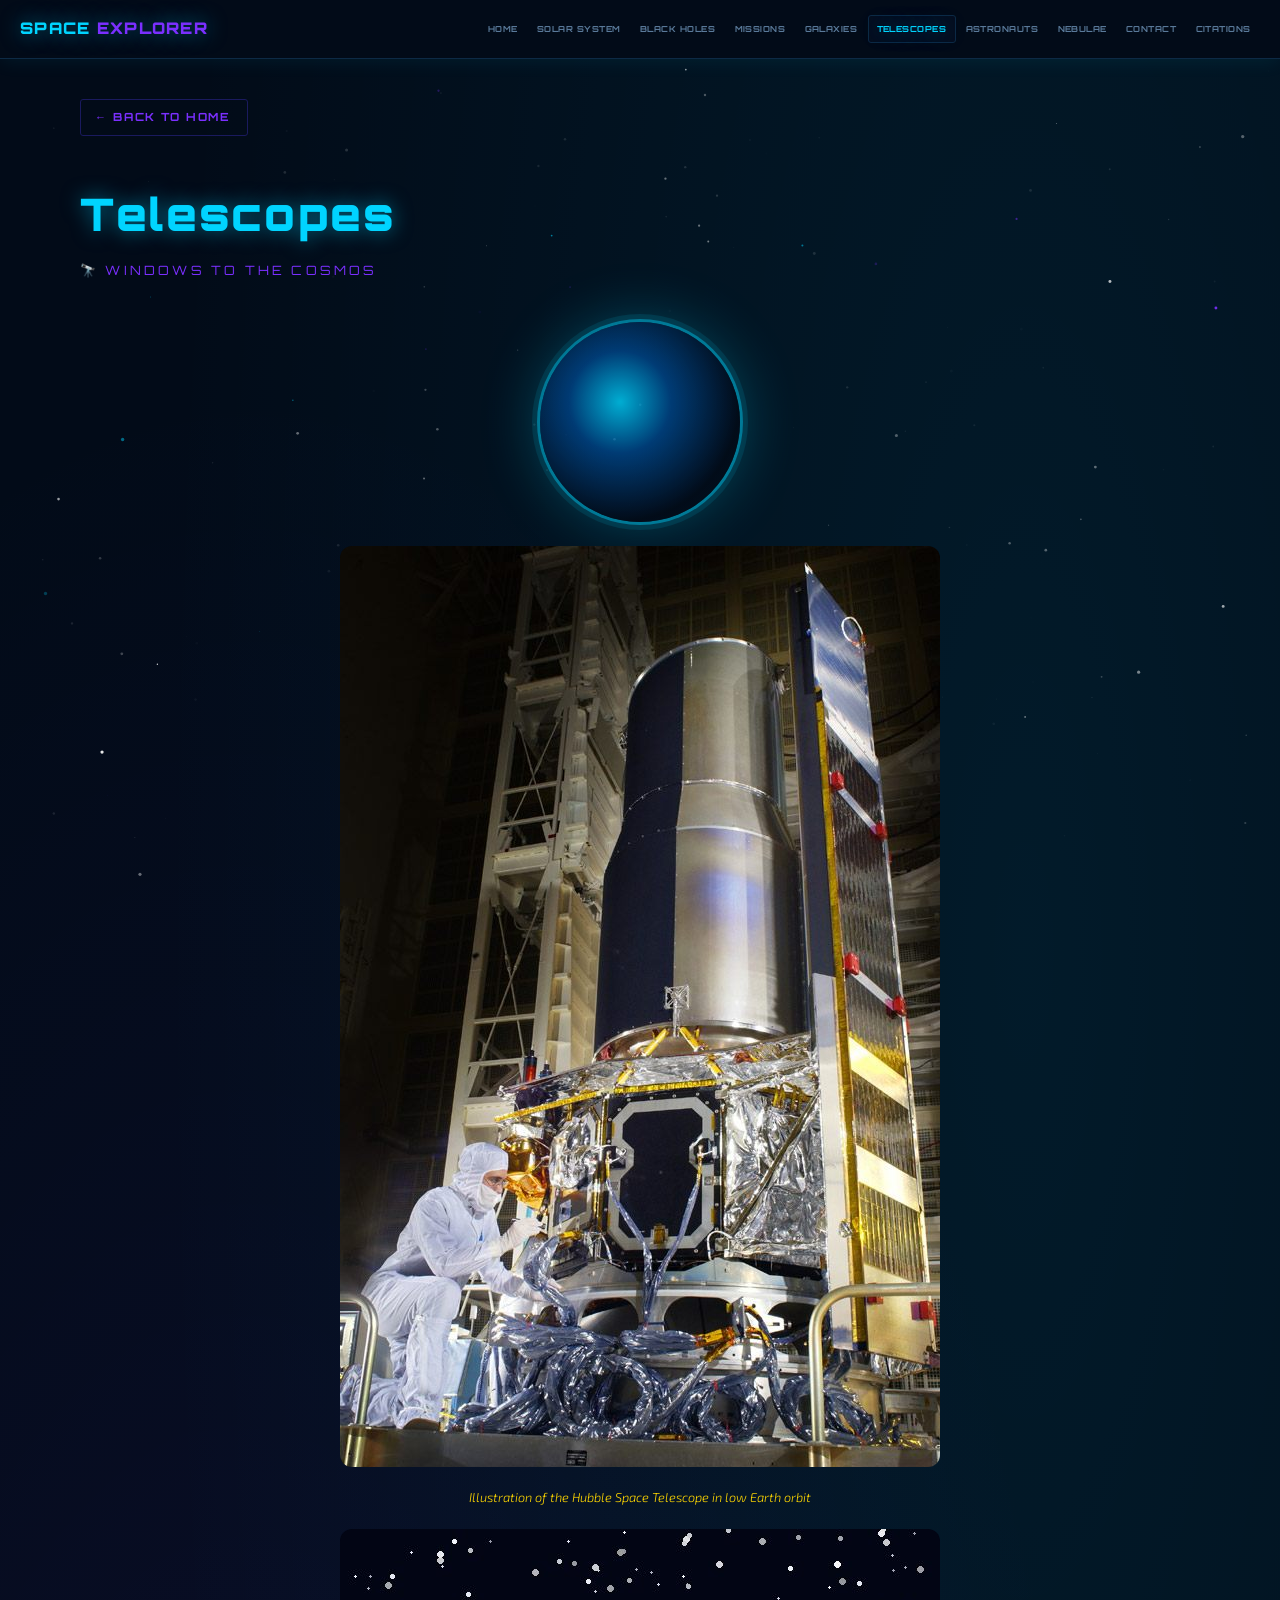
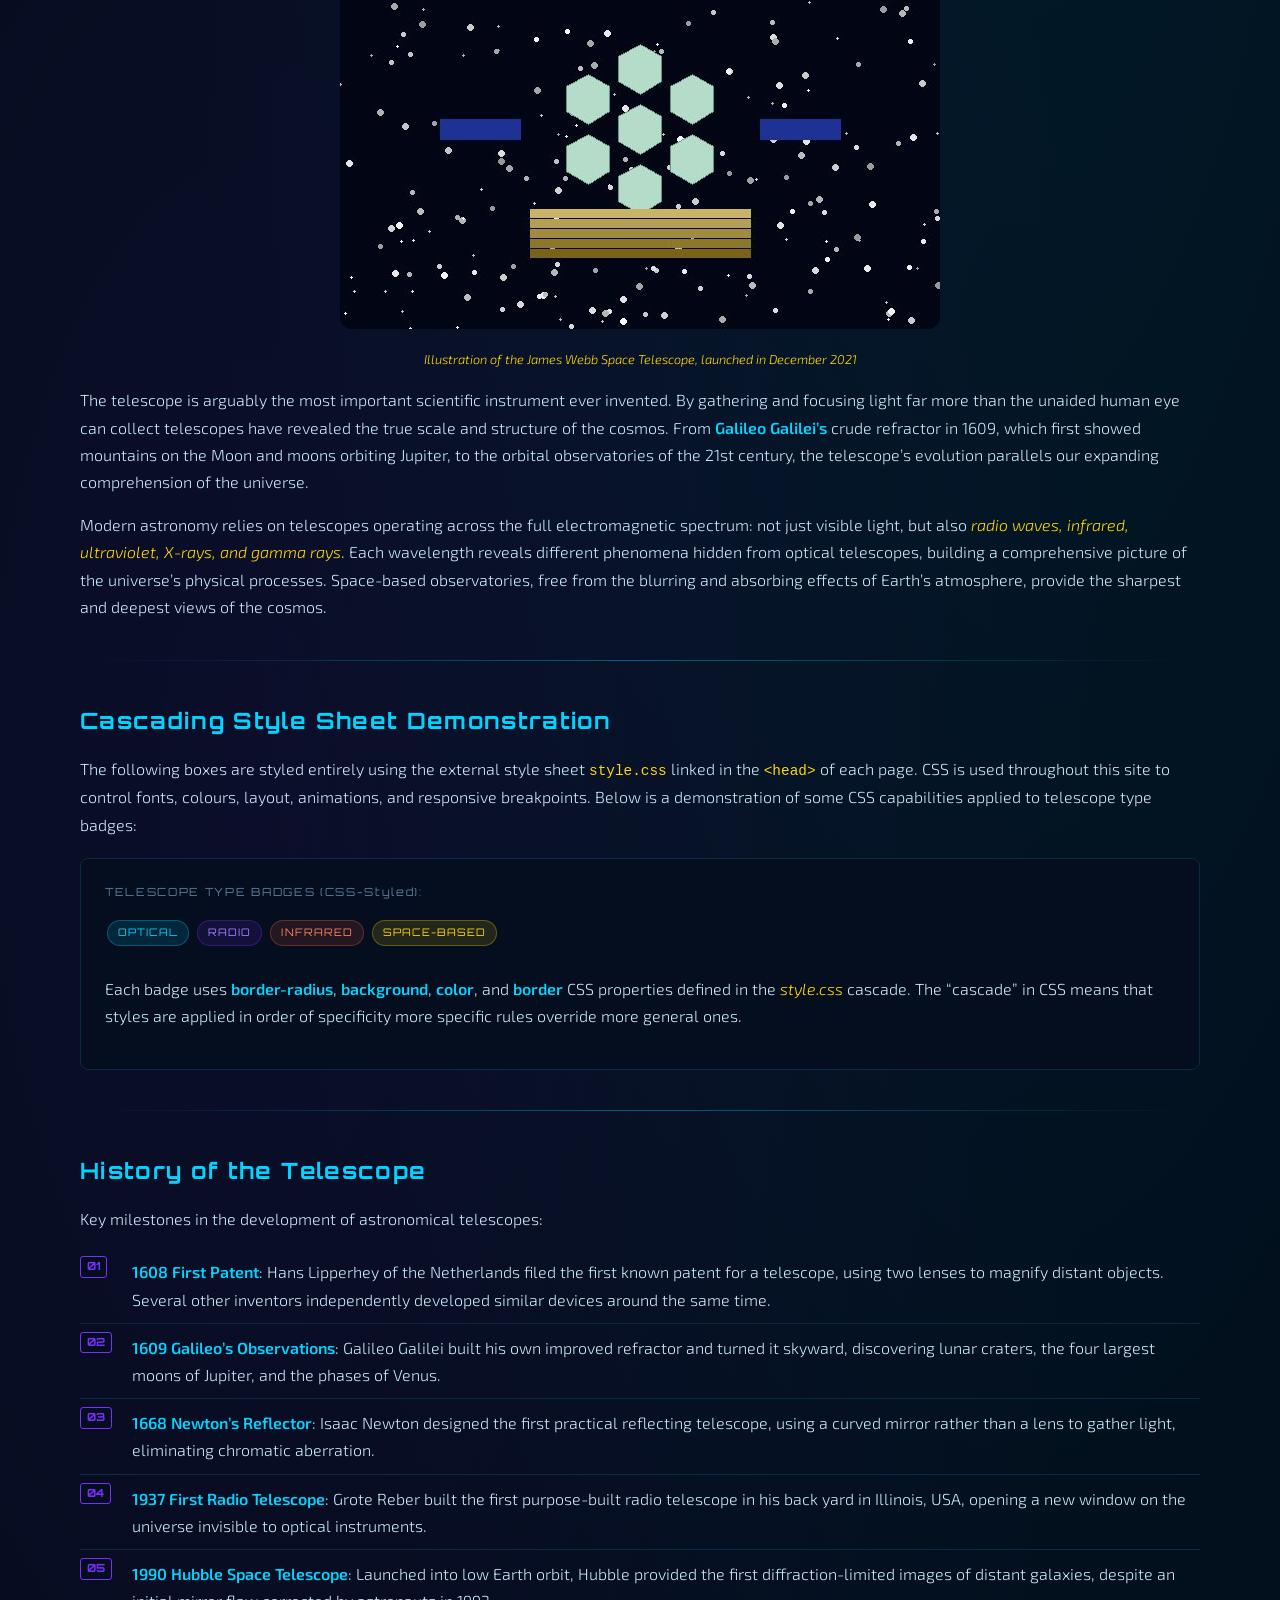
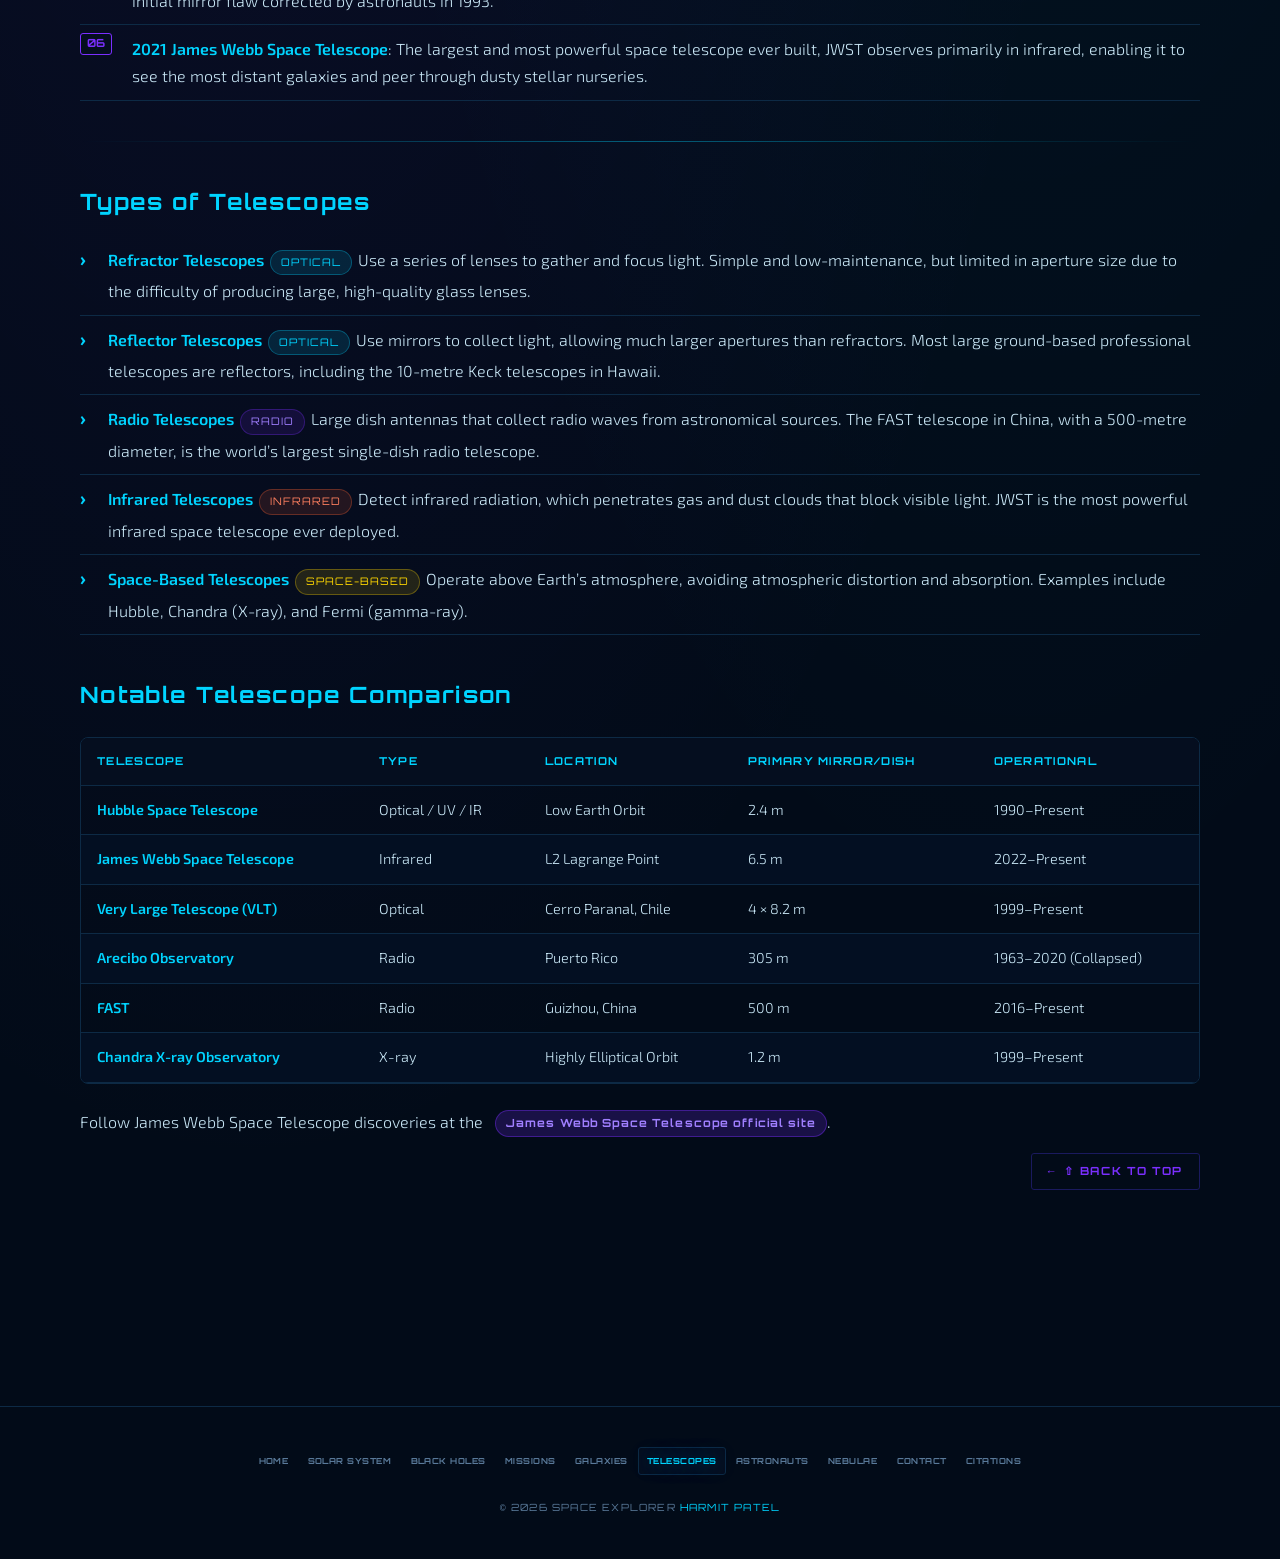
<file: telescope.html>
<!DOCTYPE html>
<!-- ============================================================
     telescope.html - Telescopes Page
     Author: Harmit Patel -                
     Description: Chronicles the history and technology of
                  telescopes from Galileo's refractor to the
                  James Webb Space Telescope. Demonstrates
                  table, ordered and unordered lists, images,
                  and CSS Cascading Style Sheets in action.
     ============================================================ -->
<html lang="en">

  <head>
    <meta charset="UTF-8" />
    <meta name="viewport" content="width=device-width, initial-scale=1.0" />
    <meta name="description" content="The history and technology of telescopes, from Galileo to James Webb." />
    <title>Space Explorer | Telescopes</title>
    <link rel="stylesheet" href="style.css" />

    <!-- Page-specific CSS: telescope lens visual and tech pill badges -->
    <style>
      /* Circular lens visual with layered glow to suggest telescope optics */
      .lens-visual {
        width:         200px;
        height:        200px;
        border-radius: 50%;
        background:    radial-gradient(circle at 40% 40%,
                         rgba(0,212,255,0.8) 0%,
                         rgba(0,100,200,0.5) 30%,
                         rgba(2,11,24,0.9) 70%,
                         transparent 100%);
        box-shadow:
          0 0 0 3px rgba(0,212,255,0.4),
          0 0 0 8px rgba(0,212,255,0.1),
          0 0 60px rgba(0,212,255,0.3);
        margin:     24px auto;
        animation:  glowPulse 4s ease-in-out infinite;
      }

      /* Technology type badge (pill label) */
      .tech-badge {
        display:       inline-block;
        font-family:   var(--font-display);
        font-size:     0.65rem;
        letter-spacing: 0.1em;
        text-transform: uppercase;
        padding:       3px 10px;
        border-radius: 20px;
        margin:        2px;
      }
      .badge-optical  { background:rgba(0,212,255,0.12); color:#00d4ff; border:1px solid rgba(0,212,255,0.3); }
      .badge-radio    { background:rgba(123,47,255,0.12); color:#a07fff; border:1px solid rgba(123,47,255,0.3); }
      .badge-infrared { background:rgba(255,100,50,0.12); color:#ff8060; border:1px solid rgba(255,100,50,0.3); }
      .badge-space    { background:rgba(255,215,0,0.12);  color:#ffd700; border:1px solid rgba(255,215,0,0.3); }
    </style>
  </head>

  <body>
    <canvas id="starfield"></canvas>
    <div class="page-wrapper">

      <!-- HEADER -->
      <header>
        <div class="header-inner">
          <a href="index.html" class="site-logo">SPACE<span>&nbsp;EXPLORER</span></a>
          <nav>
            <ul>
              <li><a href="index.html">Home</a></li>
              <li><a href="solarsystem.html">Solar System</a></li>
              <li><a href="blackholes.html">Black Holes</a></li>
              <li><a href="missions.html">Missions</a></li>
              <li><a href="galaxies.html">Galaxies</a></li>
              <li><a href="telescope.html">Telescopes</a></li>
              <li><a href="astronauts.html">Astronauts</a></li>
              <li><a href="nebulae.html">Nebulae</a></li>
              <li><a href="contact.html">Contact</a></li>
              <li><a href="citations.html">Citations</a></li>
            </ul>
          </nav>
        </div>
      </header>

      <main>
        <a href="index.html" class="back-link">Back to Home</a>

        <h1 class="page-title">Telescopes</h1>
        <p class="page-subtitle">&#128301; Windows to the Cosmos</p>

        <!-- Animated lens visual -->
        <div class="lens-visual"></div>

        <!-- Introduction -->
        <!-- Hubble Space Telescope image -->
        <div class="text-center">
          <img src="hubble.jpg"
               alt="Illustration of the Hubble Space Telescope orbiting Earth"
               width="600" height="400"
               style="width:100%;max-width:600px;height:auto;border-radius:12px;margin:20px auto;display:block;" />
          <p style="color:var(--color-muted);font-size:0.8rem;">
            <em>Illustration of the Hubble Space Telescope in low Earth orbit</em>
          </p>
        </div>
        <!-- James Webb Space Telescope image -->
        <div class="text-center" style="margin-top:20px;">
          <img src="jwst.jpg"
               alt="Illustration of the James Webb Space Telescope with its gold hexagonal mirror segments"
               width="600" height="400"
               style="width:100%;max-width:600px;height:auto;border-radius:12px;margin:20px auto;display:block;" />
          <p style="color:var(--color-muted);font-size:0.8rem;">
            <em>Illustration of the James Webb Space Telescope, launched in December 2021</em>
          </p>
        </div>
        <p>
          The telescope is arguably the most important scientific instrument ever invented.
          By gathering and focusing light   far more than the unaided human eye can collect  
          telescopes have revealed the true scale and structure of the cosmos. From
          <strong>Galileo Galilei&rsquo;s</strong> crude refractor in 1609, which first showed
          mountains on the Moon and moons orbiting Jupiter, to the orbital observatories of
          the 21st century, the telescope&rsquo;s evolution parallels our expanding comprehension
          of the universe.
        </p>

        <p>
          Modern astronomy relies on telescopes operating across the full electromagnetic spectrum:
          not just visible light, but also <em>radio waves, infrared, ultraviolet, X-rays,
          and gamma rays</em>. Each wavelength reveals different phenomena hidden from optical
          telescopes, building a comprehensive picture of the universe&rsquo;s physical processes.
          Space-based observatories, free from the blurring and absorbing effects of Earth&rsquo;s
          atmosphere, provide the sharpest and deepest views of the cosmos.
        </p>

        <hr />

        <!-- CSS demonstration section -->
        <h2>Cascading Style Sheet Demonstration</h2>
        <p>
          The following boxes are styled entirely using the external style sheet
          <code style="color:var(--color-gold);font-size:0.9em;">style.css</code>
          linked in the <code style="color:var(--color-gold);font-size:0.9em;">&lt;head&gt;</code>
          of each page. CSS is used throughout this site to control fonts, colours,
          layout, animations, and responsive breakpoints. Below is a demonstration of
          some CSS capabilities applied to telescope type badges:
        </p>

        <!-- Badge showcase -->
        <div style="margin:20px 0;padding:24px;background:var(--color-card);
                    border:1px solid var(--color-border);border-radius:8px;">
          <p style="font-family:var(--font-display);font-size:0.7rem;
                    color:var(--color-muted);letter-spacing:0.15em;margin-bottom:14px;">
            TELESCOPE TYPE BADGES (CSS-Styled):
          </p>
          <span class="tech-badge badge-optical">Optical</span>
          <span class="tech-badge badge-radio">Radio</span>
          <span class="tech-badge badge-infrared">Infrared</span>
          <span class="tech-badge badge-space">Space-Based</span>
          <br /><br />
          <p>
            Each badge uses <strong>border-radius</strong>, <strong>background</strong>,
            <strong>color</strong>, and <strong>border</strong> CSS properties defined
            in the <em>style.css</em> cascade. The &ldquo;cascade&rdquo; in CSS means that
            styles are applied in order of specificity   more specific rules override
            more general ones.
          </p>
        </div>

        <hr />

        <!-- History: ordered list -->
        <h2>History of the Telescope</h2>
        <p>Key milestones in the development of astronomical telescopes:</p>

        <ol class="space-ol">
          <li>
            <strong>1608   First Patent</strong>: Hans Lipperhey of the Netherlands
            filed the first known patent for a telescope, using two lenses to magnify
            distant objects. Several other inventors independently developed similar devices
            around the same time.
          </li>
          <li>
            <strong>1609   Galileo&rsquo;s Observations</strong>: Galileo Galilei built
            his own improved refractor and turned it skyward, discovering lunar craters, the
            four largest moons of Jupiter, and the phases of Venus.
          </li>
          <li>
            <strong>1668   Newton&rsquo;s Reflector</strong>: Isaac Newton designed the
            first practical reflecting telescope, using a curved mirror rather than a lens
            to gather light, eliminating chromatic aberration.
          </li>
          <li>
            <strong>1937   First Radio Telescope</strong>: Grote Reber built the first
            purpose-built radio telescope in his back yard in Illinois, USA, opening a new window
            on the universe invisible to optical instruments.
          </li>
          <li>
            <strong>1990   Hubble Space Telescope</strong>: Launched into low Earth orbit,
            Hubble provided the first diffraction-limited images of distant galaxies, despite
            an initial mirror flaw corrected by astronauts in 1993.
          </li>
          <li>
            <strong>2021   James Webb Space Telescope</strong>: The largest and most
            powerful space telescope ever built, JWST observes primarily in infrared, enabling
            it to see the most distant galaxies and peer through dusty stellar nurseries.
          </li>
        </ol>

        <hr />

        <!-- Types of telescopes: unordered list -->
        <h2>Types of Telescopes</h2>

        <ul class="space-list">
          <li>
            <strong>Refractor Telescopes</strong>
            <span class="tech-badge badge-optical">Optical</span>
              Use a series of lenses to gather and focus light. Simple and low-maintenance,
            but limited in aperture size due to the difficulty of producing large, high-quality glass lenses.
          </li>
          <li>
            <strong>Reflector Telescopes</strong>
            <span class="tech-badge badge-optical">Optical</span>
              Use mirrors to collect light, allowing much larger apertures than refractors.
            Most large ground-based professional telescopes are reflectors, including the 10-metre
            Keck telescopes in Hawaii.
          </li>
          <li>
            <strong>Radio Telescopes</strong>
            <span class="tech-badge badge-radio">Radio</span>
              Large dish antennas that collect radio waves from astronomical sources.
            The FAST telescope in China, with a 500-metre diameter, is the world&rsquo;s largest
            single-dish radio telescope.
          </li>
          <li>
            <strong>Infrared Telescopes</strong>
            <span class="tech-badge badge-infrared">Infrared</span>
              Detect infrared radiation, which penetrates gas and dust clouds that block visible light.
            JWST is the most powerful infrared space telescope ever deployed.
          </li>
          <li>
            <strong>Space-Based Telescopes</strong>
            <span class="tech-badge badge-space">Space-Based</span>
              Operate above Earth&rsquo;s atmosphere, avoiding atmospheric distortion
            and absorption. Examples include Hubble, Chandra (X-ray), and Fermi (gamma-ray).
          </li>
        </ul>

        <!-- Telescope comparison table -->
        <h2>Notable Telescope Comparison</h2>
        <div class="table-wrap">
          <table>
            <thead>
              <tr>
                <th>Telescope</th>
                <th>Type</th>
                <th>Location</th>
                <th>Primary Mirror/Dish</th>
                <th>Operational</th>
              </tr>
            </thead>
            <tbody>
              <tr>
                <td><strong>Hubble Space Telescope</strong></td>
                <td>Optical / UV / IR</td>
                <td>Low Earth Orbit</td>
                <td>2.4 m</td>
                <td>1990&ndash;Present</td>
              </tr>
              <tr>
                <td><strong>James Webb Space Telescope</strong></td>
                <td>Infrared</td>
                <td>L2 Lagrange Point</td>
                <td>6.5 m</td>
                <td>2022&ndash;Present</td>
              </tr>
              <tr>
                <td><strong>Very Large Telescope (VLT)</strong></td>
                <td>Optical</td>
                <td>Cerro Paranal, Chile</td>
                <td>4 &times; 8.2 m</td>
                <td>1999&ndash;Present</td>
              </tr>
              <tr>
                <td><strong>Arecibo Observatory</strong></td>
                <td>Radio</td>
                <td>Puerto Rico</td>
                <td>305 m</td>
                <td>1963&ndash;2020 (Collapsed)</td>
              </tr>
              <tr>
                <td><strong>FAST</strong></td>
                <td>Radio</td>
                <td>Guizhou, China</td>
                <td>500 m</td>
                <td>2016&ndash;Present</td>
              </tr>
              <tr>
                <td><strong>Chandra X-ray Observatory</strong></td>
                <td>X-ray</td>
                <td>Highly Elliptical Orbit</td>
                <td>1.2 m</td>
                <td>1999&ndash;Present</td>
              </tr>
            </tbody>
          </table>
        </div>

        <!-- External link -->

        <p>
          Follow James Webb Space Telescope discoveries at the
          <a href="https://webb.nasa.gov" target="_blank" rel="noopener noreferrer">
            <span  class="planet-badge badge-gas">James Webb Space Telescope official site</span></a>.
        </p>

        <p class="text-right">
          <a href="#" class="back-link" style="display:inline-flex;">&#8679; Back to Top</a>
        </p>

      </main>

      <!-- FOOTER -->
      <footer>
        <div class="footer-inner">
          <nav>
            <ul>
              <li><a href="index.html">Home</a></li>
              <li><a href="solarsystem.html">Solar System</a></li>
              <li><a href="blackholes.html">Black Holes</a></li>
              <li><a href="missions.html">Missions</a></li>
              <li><a href="galaxies.html">Galaxies</a></li>
              <li><a href="telescope.html">Telescopes</a></li>
              <li><a href="astronauts.html">Astronauts</a></li>
              <li><a href="nebulae.html">Nebulae</a></li>
              <li><a href="contact.html">Contact</a></li>
              <li><a href="citations.html">Citations</a></li>
            </ul>
          </nav>
          <p>&copy; 2026 Space Explorer   <span class="footer-name">Harmit Patel</span>                                                  </p>
        </div>
      </footer>

      <button id="scrollTopBtn" title="Back to top"
              style="position:fixed;bottom:30px;right:30px;
                     background:var(--color-primary);color:var(--color-bg);
                     border:none;border-radius:50%;width:44px;height:44px;
                     font-size:1.2rem;cursor:pointer;opacity:0;
                     transition:opacity 0.3s ease;z-index:999;">&#8679;</button>

    </div>
    <script src="main.js"></script>
  </body>
</html>
</file>
<file: style.css>
/* ============================================================
   style.css - Main Cascading Style Sheet for Space Explorer
   Author: Harmit Patel -                
   Course: Introduction to the Internet
   - School of Computer Science
   Description: Defines all global styles, animations, layout,
                typography, colours (hex values only), and
                visual theme for the Space Explorer website.
                All colour values use the # hexadecimal scheme.
   ============================================================ */

/* Google Fonts: Orbitron for headings, Exo 2 for body */
@import url('https://fonts.googleapis.com/css2?family=Orbitron:wght@400;700;900&family=Exo+2:ital,wght@0,300;0,400;0,600;1,300&display=swap');

/* ============================================================
   CSS CUSTOM PROPERTIES (VARIABLES)
   All colours are defined as hex values as required.
   ============================================================ */
:root {
  --color-bg:        #020b18;
  --color-bg2:       #030f22;
  --color-primary:   #00d4ff;
  --color-secondary: #7b2fff;
  --color-gold:      #ffd700;
  --color-text:      #c8e6f5;
  --color-muted:     #5a7a9a;
  --color-card:      #050e1f;
  --color-border:    #0d2a45;
  --color-success:   #00ff88;
  --font-display:    'Orbitron', monospace;
  --font-body:       'Exo 2', sans-serif;
  --glow-cyan:       0 0 20px rgba(0, 212, 255, 0.5);
  --glow-purple:     0 0 20px rgba(123, 47, 255, 0.5);
  --transition:      all 0.3s ease;
}

/* CSS Reset */
*, *::before, *::after {
  box-sizing: border-box;
  margin:     0;
  padding:    0;
}

html { scroll-behavior: smooth; }

/* Body - background colour using hex #020b18 */
body {
  font-family:      var(--font-body);
  font-size:        16px;
  color:            #c8e6f5;
  background-color: #020b18;
  background-image:
    radial-gradient(ellipse at 20% 50%, rgba(123,47,255,0.08) 0%, transparent 60%),
    radial-gradient(ellipse at 80% 20%, rgba(0,212,255,0.08) 0%, transparent 60%);
  min-height:  100vh;
  line-height: 1.7;
  overflow-x:  hidden;
  position:    relative;
}

/* Star field canvas behind all content */
#starfield {
  position:       fixed;
  top:            0;
  left:           0;
  width:          100%;
  height:         100%;
  z-index:        0;
  pointer-events: none;
}

.page-wrapper {
  position: relative;
  z-index:  1;
}

/* ============================================================
   HEADER & NAVIGATION
   Sticky header - all 10 nav items on ONE line
   ============================================================ */
header {
  background:      #020b18;
  border-bottom:   1px solid #0d2a45;
  padding:         0 20px;
  position:        sticky;
  top:             0;
  z-index:         1000;
  box-shadow:      0 2px 20px rgba(0,212,255,0.08);
  backdrop-filter: blur(10px);
}

/* Header inner: logo left, nav right - single row */
.header-inner {
  display:         flex;
  align-items:     center;
  justify-content: space-between;
  max-width:       1500px;
  margin:          0 auto;
  height:          58px;
  gap:             10px;
}

/* Site logo */
.site-logo {
  font-family:     var(--font-display);
  font-size:       1rem;
  font-weight:     900;
  color:           #00d4ff;
  text-decoration: none;
  letter-spacing:  0.08em;
  text-shadow:     var(--glow-cyan);
  transition:      var(--transition);
  white-space:     nowrap;
  flex-shrink:     0;
}

.site-logo span { color: #7b2fff; }

.site-logo:hover { text-shadow: 0 0 30px rgba(0,212,255,0.9); }

/* Navigation: force ALL 10 items on one single line */
nav { flex-shrink: 1; }

nav ul {
  list-style:     none;
  display:        flex;
  flex-direction: row;
  flex-wrap:      nowrap;
  gap:            1px;
  align-items:    center;
}

/* Each nav link - compact to fit 10 on one line */
nav ul li a {
  font-family:     var(--font-display);
  font-size:       0.52rem;
  font-weight:     700;
  color:           #5a7a9a;
  text-decoration: none;
  letter-spacing:  0.06em;
  padding:         6px 8px;
  border:          1px solid transparent;
  border-radius:   3px;
  transition:      var(--transition);
  text-transform:  uppercase;
  white-space:     nowrap;
  display:         block;
}

nav ul li a:hover,
nav ul li a.active {
  color:        #00d4ff;
  border-color: #0d2a45;
  background:   #050e1f;
  text-shadow:  var(--glow-cyan);
}

/* ============================================================
   MAIN CONTENT
   ============================================================ */
main {
  max-width: 1200px;
  margin:    0 auto;
  padding:   40px 40px 80px;
}

/* ============================================================
   HERO SECTION
   ============================================================ */
.hero {
  min-height:      80vh;
  display:         flex;
  flex-direction:  column;
  align-items:     center;
  justify-content: center;
  text-align:      center;
  padding:         60px 20px;
  position:        relative;
}

.hero::before {
  content:        '';
  position:       absolute;
  width:          600px;
  height:         600px;
  border-radius:  50%;
  border:         1px solid rgba(0,212,255,0.1);
  animation:      pulseRing 4s ease-in-out infinite;
  pointer-events: none;
}

.hero::after {
  content:        '';
  position:       absolute;
  width:          800px;
  height:         800px;
  border-radius:  50%;
  border:         1px solid rgba(123,47,255,0.07);
  animation:      pulseRing 4s ease-in-out infinite 1s;
  pointer-events: none;
}

.hero-tag {
  font-family:    var(--font-display);
  font-size:      0.7rem;
  letter-spacing: 0.4em;
  color:          #7b2fff;
  text-transform: uppercase;
  margin-bottom:  20px;
  animation:      fadeInUp 0.8s ease both;
}

.hero h1 {
  font-family:             var(--font-display);
  font-size:               clamp(2.5rem, 7vw, 5rem);
  font-weight:             900;
  line-height:             1.1;
  margin-bottom:           24px;
  background:              linear-gradient(135deg, #00d4ff 0%, #7b2fff 50%, #ff6432 100%);
  -webkit-background-clip: text;
  -webkit-text-fill-color: transparent;
  background-clip:         text;
  animation:               fadeInUp 0.8s ease 0.2s both;
}

.hero-desc {
  font-size:     1.1rem;
  color:         #5a7a9a;
  max-width:     600px;
  margin-bottom: 40px;
  font-weight:   300;
  font-style:    italic;
  animation:     fadeInUp 0.8s ease 0.4s both;
}

.hero-btns {
  display:         flex;
  gap:             16px;
  flex-wrap:       wrap;
  justify-content: center;
  animation:       fadeInUp 0.8s ease 0.6s both;
}

/* Author credit banner */
.author-credit {
  text-align:     center;
  padding:        14px 20px;
  font-family:    var(--font-display);
  font-size:      0.65rem;
  color:          #5a7a9a;
  letter-spacing: 0.2em;
  text-transform: uppercase;
  background:     #050e1f;
  border-bottom:  1px solid #0d2a45;
}

.author-credit span { color: #00d4ff; }

/* ============================================================
   BUTTONS
   ============================================================ */
.btn-primary {
  display:         inline-block;
  font-family:     var(--font-display);
  font-size:       0.75rem;
  font-weight:     700;
  letter-spacing:  0.15em;
  text-transform:  uppercase;
  text-decoration: none;
  color:           #020b18;
  background:      #00d4ff;
  padding:         14px 32px;
  border:          2px solid #00d4ff;
  border-radius:   4px;
  cursor:          pointer;
  box-shadow:      var(--glow-cyan);
  transition:      var(--transition);
}

.btn-primary:hover {
  background:   #ffffff;
  border-color: #ffffff;
  box-shadow:   0 0 40px rgba(0,212,255,0.8);
  transform:    translateY(-2px);
}

.btn-secondary {
  display:         inline-block;
  font-family:     var(--font-display);
  font-size:       0.75rem;
  font-weight:     700;
  letter-spacing:  0.15em;
  text-transform:  uppercase;
  text-decoration: none;
  color:           #00d4ff;
  background:      transparent;
  padding:         13px 32px;
  border:          1px solid #00d4ff;
  border-radius:   4px;
  cursor:          pointer;
  transition:      var(--transition);
}

.btn-secondary:hover {
  background: #050e1f;
  box-shadow: var(--glow-cyan);
  transform:  translateY(-2px);
}

/* ============================================================
   CARD GRID
   ============================================================ */
.card-grid {
  display:               grid;
  grid-template-columns: repeat(auto-fill, minmax(280px, 1fr));
  gap:                   24px;
  margin-top:            40px;
}

.card {
  background:    #050e1f;
  border:        1px solid #0d2a45;
  border-radius: 8px;
  padding:       28px;
  transition:    var(--transition);
  position:      relative;
  overflow:      hidden;
}

.card::before {
  content:          '';
  position:         absolute;
  top:              0;
  left:             0;
  right:            0;
  height:           2px;
  background:       linear-gradient(90deg, #7b2fff, #00d4ff);
  transform:        scaleX(0);
  transform-origin: left;
  transition:       transform 0.4s ease;
}

.card:hover {
  border-color: #1a4a70;
  transform:    translateY(-4px);
  box-shadow:   0 12px 40px rgba(0,212,255,0.1);
}

.card:hover::before { transform: scaleX(1); }

.card-icon {
  font-size:     2.5rem;
  margin-bottom: 16px;
  display:       block;
}

.card h3 {
  font-family:    var(--font-display);
  font-size:      0.9rem;
  font-weight:    700;
  letter-spacing: 0.08em;
  color:          #00d4ff;
  margin-bottom:  10px;
  text-transform: uppercase;
}

.card p {
  color:       #5a7a9a;
  font-size:   0.92rem;
  font-weight: 300;
}

/* ============================================================
   PAGE HEADINGS
   ============================================================ */
h1.page-title {
  font-family:    var(--font-display);
  font-size:      clamp(1.8rem, 4vw, 2.8rem);
  font-weight:    900;
  color:          #00d4ff;
  text-shadow:    var(--glow-cyan);
  letter-spacing: 0.05em;
  margin-bottom:  8px;
}

.page-subtitle {
  color:          #7b2fff;
  font-size:      0.8rem;
  font-family:    var(--font-display);
  letter-spacing: 0.25em;
  text-transform: uppercase;
  margin-bottom:  40px;
}

h2 {
  font-family:    var(--font-display);
  font-size:      1.4rem;
  font-weight:    700;
  color:          #00d4ff;
  letter-spacing: 0.06em;
  margin:         40px 0 16px;
}

h3 {
  font-family:    var(--font-display);
  font-size:      1rem;
  font-weight:    700;
  color:          #ffd700;
  letter-spacing: 0.06em;
  margin:         24px 0 10px;
}

p {
  margin-bottom: 16px;
  font-weight:   300;
}

strong, b {
  color:       #00d4ff;
  font-weight: 600;
}

em, i {
  color:      #ffd700;
  font-style: italic;
}

hr {
  border:     none;
  height:     1px;
  background: linear-gradient(90deg, transparent, #00d4ff, transparent);
  margin:     40px 0;
  opacity:    0.4;
}

/* ============================================================
   TABLES
   ============================================================ */
.table-wrap {
  overflow-x:    auto;
  margin:        24px 0;
  border:        1px solid #0d2a45;
  border-radius: 8px;
}

table {
  width:           100%;
  border-collapse: collapse;
  font-size:       0.9rem;
}

thead tr { background: #050e1f; }

thead th {
  font-family:    var(--font-display);
  font-size:      0.68rem;
  letter-spacing: 0.12em;
  text-transform: uppercase;
  color:          #00d4ff;
  padding:        14px 16px;
  text-align:     left;
  border-bottom:  1px solid #0d2a45;
}

tbody tr {
  border-bottom: 1px solid #0d2a45;
  transition:    var(--transition);
}

tbody tr:nth-child(even) { background: #030f22; }

tbody tr:hover { background: #071828; }

tbody td {
  padding:     12px 16px;
  color:       #c8e6f5;
  font-weight: 300;
}

/* ============================================================
   LISTS
   ============================================================ */

/* Unordered list with cyan bullet arrows */
ul.space-list {
  list-style:  none;
  padding:     0;
  margin:      16px 0 24px;
}

ul.space-list li {
  padding:       10px 0 10px 28px;
  position:      relative;
  border-bottom: 1px solid #0d2a45;
  font-weight:   300;
}

ul.space-list li::before {
  content:     '›';
  position:    absolute;
  left:        0;
  color:       #00d4ff;
  font-size:   1.2rem;
  font-weight: 700;
  line-height: 1.4;
}

/* Ordered list with numbered purple badge counters */
ol.space-ol {
  counter-reset: spaceCounter;
  list-style:    none;
  padding:       0;
  margin:        16px 0 24px;
}

ol.space-ol li {
  counter-increment: spaceCounter;
  padding:           10px 0 10px 52px;
  position:          relative;
  border-bottom:     1px solid #0d2a45;
  font-weight:       300;
}

ol.space-ol li::before {
  content:       counter(spaceCounter, decimal-leading-zero);
  position:      absolute;
  left:          0;
  top:           8px;
  font-family:   var(--font-display);
  font-size:     0.7rem;
  color:         #7b2fff;
  font-weight:   700;
  border:        1px solid #7b2fff;
  border-radius: 3px;
  padding:       2px 6px;
  line-height:   1.4;
  background:    #050e1f;
}

/* Definition list */
dl.space-dl { margin: 16px 0 24px; }

dl.space-dl dt {
  font-family:    var(--font-display);
  font-size:      0.8rem;
  font-weight:    700;
  color:          #ffd700;
  letter-spacing: 0.08em;
  text-transform: uppercase;
  margin-top:     20px;
  padding:        8px 12px;
  background:     #050e1f;
  border-left:    3px solid #ffd700;
  border-radius:  0 4px 4px 0;
}

dl.space-dl dd {
  padding:     10px 10px 10px 20px;
  color:       #8aa8c8;
  font-weight: 300;
  border-left: 2px solid #0d2a45;
  margin-left: 0;
  margin-top:  4px;
  font-size:   0.95rem;
}

/* ============================================================
   IMAGES
   ============================================================ */
img {
  max-width: 100%;
  height:    auto;
  display:   block;
}

.img-frame {
  border:        1px solid #0d2a45;
  border-radius: 8px;
  overflow:      hidden;
  margin:        24px 0;
  box-shadow:    0 0 30px rgba(0,212,255,0.08);
  transition:    var(--transition);
}

.img-frame:hover {
  box-shadow:   0 0 50px rgba(0,212,255,0.2);
  border-color: #1a4a70;
}

.thumb {
  border-radius: 6px;
  border:        1px solid #0d2a45;
  float:         left;
  margin:        0 24px 16px 0;
}

.clearfix::after {
  content: '';
  display: table;
  clear:   both;
}

.link a{
  text-decoration:none;
  color:            #c8e6f5;
}
/* ============================================================
   IMAGE MAP CONTAINER
   ============================================================ */
.imgmap-wrap {
  position:      relative;
  display:       inline-block;
  margin:        24px 0;
  border-radius: 8px;
  overflow:      hidden;
  border:        1px solid #0d2a45;
  width:         100%;
}

/* ============================================================
   FEEDBACK / CONTACT FORM  -  CENTERED
   ============================================================ */

/* Outer section: centers the form horizontally */
.form-section {
  display:         flex;
  justify-content: center;
  width:           100%;
  margin:          40px 0;
}

/* Form card: centered, max-width, dark background */
.form-container {
  background:    #050e1f;
  border:        1px solid #0d2a45;
  border-radius: 10px;
  padding:       48px;
  width:         100%;
  max-width:     720px;
  margin:        0 auto;
  box-shadow:    0 8px 40px rgba(0,212,255,0.07);
}

.form-container h2 {
  text-align: center;
  margin-top: 0;
}

.form-container label {
  display:        block;
  font-family:    var(--font-display);
  font-size:      0.68rem;
  letter-spacing: 0.15em;
  text-transform: uppercase;
  color:          #5a7a9a;
  margin-bottom:  6px;
  margin-top:     22px;
}

.form-container label:first-of-type { margin-top: 0; }

.form-container input,
.form-container select,
.form-container textarea {
  width:         100%;
  background:    #020b18;
  border:        1px solid #0d2a45;
  border-radius: 4px;
  color:         #c8e6f5;
  font-family:   var(--font-body);
  font-size:     0.95rem;
  font-weight:   300;
  padding:       12px 16px;
  transition:    var(--transition);
  outline:       none;
}

.form-container input:focus,
.form-container select:focus,
.form-container textarea:focus {
  border-color: #00d4ff;
  box-shadow:   0 0 12px rgba(0,212,255,0.2);
  background:   #030f22;
}

.form-container textarea {
  min-height: 150px;
  resize:     vertical;
}

.form-container select option {
  background: #030f22;
  color:      #c8e6f5;
}

/* Centered submit button wrapper */
.form-btn-wrap {
  text-align: center;
  margin-top: 28px;
}

/* Visible email link at bottom of contact page */
.email-display {
  margin-top:     24px;
  padding-top:    20px;
  border-top:     1px solid #0d2a45;
  font-family:    var(--font-display);
  font-size:      0.78rem;
  color:          #5a7a9a;
  letter-spacing: 0.1em;
  text-align:     center;
}

.email-display a {
  color:           #00d4ff;
  text-decoration: none;
  font-weight:     700;
}

.email-display a:hover { text-shadow: var(--glow-cyan); }

/* ============================================================
   SPECIAL CHARACTERS DEMO BOX
   ============================================================ */
.special-chars {
  background:    #050e1f;
  border:        1px solid #1a1a5e;
  border-radius: 6px;
  padding:       20px 24px;
  margin:        20px 0;
  font-size:     1.1rem;
  letter-spacing: 0.08em;
  color:         #c8e6f5;
}


.planet-badge {
        display:      inline-block;
        padding:      3px 10px;
        border-radius: 20px;
        font-size:    0.7rem;
        font-family:  var(--font-display);
        font-weight:  700;
        letter-spacing: 0.1em;
        margin-left:  8px;
        vertical-align: middle;
      }
      /* Rocky planet badge colour */
      .badge-rocky  { background: rgba(255,100,50,0.2); color: #ff8060; border: 1px solid rgba(255,100,50,0.4); }
      /* Gas giant badge colour */
      .badge-gas    { background: rgba(123,47,255,0.2); color: #a07fff; border: 1px solid rgba(123,47,255,0.4); }
      /* Ice giant badge colour */
      .badge-ice    { background: rgba(0,212,255,0.2);  color: #00d4ff; border: 1px solid rgba(0,212,255,0.3); }
      

/* ============================================================
   FOOTER  -  background #020b18
   ============================================================ */
footer {
  background:  #020b18;
  border-top:  1px solid #0d2a45;
  padding:     40px;
  text-align:  center;
  margin-top:  80px;
}

.footer-inner {
  max-width: 1200px;
  margin:    0 auto;
}

footer nav ul {
  justify-content: center;
  flex-wrap:       wrap;
  margin-bottom:   24px;
}

footer p {
  font-family:    var(--font-display);
  font-size:      0.62rem;
  color:          #5a7a9a;
  letter-spacing: 0.12em;
  text-transform: uppercase;
  margin:         4px 0;
}

footer p .footer-name { color: #00d4ff; }

/* ============================================================
   BACK LINK
   ============================================================ */
.back-link {
  display:         inline-flex;
  align-items:     center;
  gap:             8px;
  font-family:     var(--font-display);
  font-size:       0.7rem;
  font-weight:     700;
  letter-spacing:  0.15em;
  text-transform:  uppercase;
  color:           #7b2fff;
  text-decoration: none;
  margin-bottom:   40px;
  transition:      var(--transition);
  border:          1px solid #1a1a5e;
  padding:         8px 16px;
  border-radius:   3px;
}

.back-link:hover {
  color:        #00d4ff;
  border-color: #0d2a45;
  box-shadow:   var(--glow-cyan);
}

.back-link::before { content: '←'; }

/* ============================================================
   INFO / WARNING BOXES
   ============================================================ */
.info-box {
  background:    #050e1f;
  border-left:   3px solid #00d4ff;
  border-radius: 0 6px 6px 0;
  padding:       20px 24px;
  margin:        24px 0;
}

.warn-box {
  background:    #100a06;
  border-left:   3px solid #ff6432;
  border-radius: 0 6px 6px 0;
  padding:       20px 24px;
  margin:        24px 0;
  color:         #ff9060;
}

/* ============================================================
   STAT GRID
   ============================================================ */
.stat-grid {
  display:               grid;
  grid-template-columns: repeat(auto-fill, minmax(200px, 1fr));
  gap:                   16px;
  margin:                24px 0;
}

.stat-card {
  background:    #050e1f;
  border:        1px solid #0d2a45;
  border-radius: 6px;
  padding:       24px 20px;
  text-align:    center;
}

.stat-card .stat-num {
  font-family:  var(--font-display);
  font-size:    2rem;
  font-weight:  900;
  color:        #00d4ff;
  text-shadow:  var(--glow-cyan);
  display:      block;
  line-height:  1.2;
}

.stat-card .stat-label {
  font-size:      0.7rem;
  font-family:    var(--font-display);
  letter-spacing: 0.12em;
  color:          #5a7a9a;
  text-transform: uppercase;
  margin-top:     6px;
  display:        block;
}

/* ============================================================
   INTERNAL ANCHOR TARGETS & JUMP NAV
   ============================================================ */
.anchor-target { scroll-margin-top: 80px; }

.jump-nav {
  background:    #050e1f;
  border:        1px solid #0d2a45;
  border-radius: 6px;
  padding:       20px 28px;
  margin-bottom: 40px;
  display:       inline-block;
}

.jump-nav p {
  font-family:    var(--font-display);
  font-size:      0.7rem;
  letter-spacing: 0.15em;
  color:          #5a7a9a;
  text-transform: uppercase;
  margin-bottom:  12px;
}

.jump-nav ul {
  list-style: none;
  padding:    0;
  display:    flex;
  flex-wrap:  wrap;
  gap:        10px;
}

.jump-nav ul li a {
  font-family:     var(--font-display);
  font-size:       0.7rem;
  color:           #00d4ff;
  text-decoration: none;
  padding:         4px 10px;
  border:          1px solid #0d2a45;
  border-radius:   3px;
  transition:      var(--transition);
}

.jump-nav ul li a:hover {
  background:  #071828;
  text-shadow: var(--glow-cyan);
}

/* ============================================================
   CITATION PAGE
   ============================================================ */
.citation-list {
  list-style:  none;
  padding:     0;
  margin:      24px 0;
}

.citation-list li {
  padding:       20px;
  margin-bottom: 12px;
  background:    #050e1f;
  border:        1px solid #0d2a45;
  border-radius: 6px;
  transition:    var(--transition);
}

.citation-list li:hover { border-color: #1a4a70; }

.citation-list .cite-num {
  font-family:   var(--font-display);
  font-size:     0.7rem;
  color:         #7b2fff;
  font-weight:   700;
  margin-bottom: 6px;
}

.citation-list .cite-title {
  color:         #c8e6f5;
  font-weight:   600;
  margin-bottom: 4px;
}

.citation-list .cite-url a {
  color:      #00d4ff;
  font-size:  0.85rem;
  word-break: break-all;
}

.citation-list .cite-creator {
  font-size:  0.82rem;
  color:      #5a7a9a;
  margin-top: 4px;
}

/* ============================================================
   FORM SUCCESS MESSAGE
   ============================================================ */
#formSuccess {
  display:       none;
  background:    #050e1f;
  border:        1px solid #00d4ff;
  border-radius: 8px;
  padding:       40px;
  text-align:    center;
  margin:        30px auto 0;
  max-width:     720px;
}

#formSuccess .success-icon {
  font-size:     3rem;
  display:       block;
  margin-bottom: 16px;
  color:         #00ff88;
  animation:     glowPulse 2s ease-in-out infinite;
}

#formSuccess h3 {
  color:         #00d4ff;
  font-size:     1.2rem;
  margin-bottom: 10px;
}

/* ============================================================
   CONTACT GRID
   ============================================================ */
.contact-grid {
  display:               grid;
  grid-template-columns: 1fr 1fr;
  gap:                   16px;
  margin:                24px auto;
  max-width:             720px;
}

.contact-item {
  background:    #050e1f;
  border:        1px solid #0d2a45;
  border-radius: 8px;
  padding:       20px;
  text-align:    center;
}

.contact-item .ci-icon {
  font-size:     1.8rem;
  margin-bottom: 10px;
  display:       block;
}

.contact-item .ci-label {
  font-family:    var(--font-display);
  font-size:      0.65rem;
  letter-spacing: 0.15em;
  color:          #5a7a9a;
  text-transform: uppercase;
  margin-bottom:  6px;
}

.contact-item .ci-value {
  color:       #c8e6f5;
  font-size:   0.9rem;
  font-weight: 300;
}

/* ============================================================
   KEYFRAME ANIMATIONS
   ============================================================ */
@keyframes fadeInUp {
  from { opacity: 0; transform: translateY(30px); }
  to   { opacity: 1; transform: translateY(0); }
}

@keyframes pulseRing {
  0%   { transform: scale(0.9);  opacity: 0.3; }
  50%  { transform: scale(1.05); opacity: 0.6; }
  100% { transform: scale(0.9);  opacity: 0.3; }
}

@keyframes float {
  0%   { transform: translateY(0px); }
  50%  { transform: translateY(-12px); }
  100% { transform: translateY(0px); }
}

@keyframes glowPulse {
  0%   { box-shadow: 0 0 10px rgba(0,212,255,0.3); }
  50%  { box-shadow: 0 0 30px rgba(0,212,255,0.7); }
  100% { box-shadow: 0 0 10px rgba(0,212,255,0.3); }
}

@keyframes shimmer {
  0%   { background-position: -200% center; }
  100% { background-position:  200% center; }
}

@keyframes spin {
  from { transform: rotate(0deg); }
  to   { transform: rotate(360deg); }
}

@keyframes blink {
  0%, 100% { opacity: 1; }
  50%       { opacity: 0; }
}

/* ============================================================
   UTILITY CLASSES
   ============================================================ */
.float-anim  { animation: float 5s ease-in-out infinite; }
.glow-anim   { animation: glowPulse 2.5s ease-in-out infinite; }
.fade-in     { animation: fadeInUp 0.8s ease both; }
.text-center { text-align: center; }
.text-right  { text-align: right; }
.mt-40       { margin-top: 40px; }
.mb-40       { margin-bottom: 40px; }

.flex-center {
  display:         flex;
  align-items:     center;
  justify-content: center;
}

.highlight { color: #ffd700; font-style: italic; }
.glow-text { color: #00d4ff; text-shadow: var(--glow-cyan); }

/* ============================================================
   RESPONSIVE BREAKPOINTS
   ============================================================ */

/* Tablet (768px and below) */
@media (max-width: 768px) {
  header { padding: 0 15px; }

  .header-inner {
    flex-direction: column;
    height:         auto;
    padding:        12px 0;
    gap:            8px;
  }

  nav ul {
    flex-wrap:       wrap;
    justify-content: center;
  }

  main          { padding: 24px 20px 60px; }
  .hero h1      { font-size: 2rem; }
  .hero::before,
  .hero::after  { display: none; }
  .card-grid    { grid-template-columns: 1fr; }
  .form-container { padding: 24px 20px; }
  .thumb        { float: none; margin: 0 0 16px 0; }
  .contact-grid { grid-template-columns: 1fr; }
}

/* Mobile (480px and below) */
@media (max-width: 480px) {
  .stat-grid { grid-template-columns: 1fr 1fr; }
  .hero-btns { flex-direction: column; align-items: center; }
}
</file>
